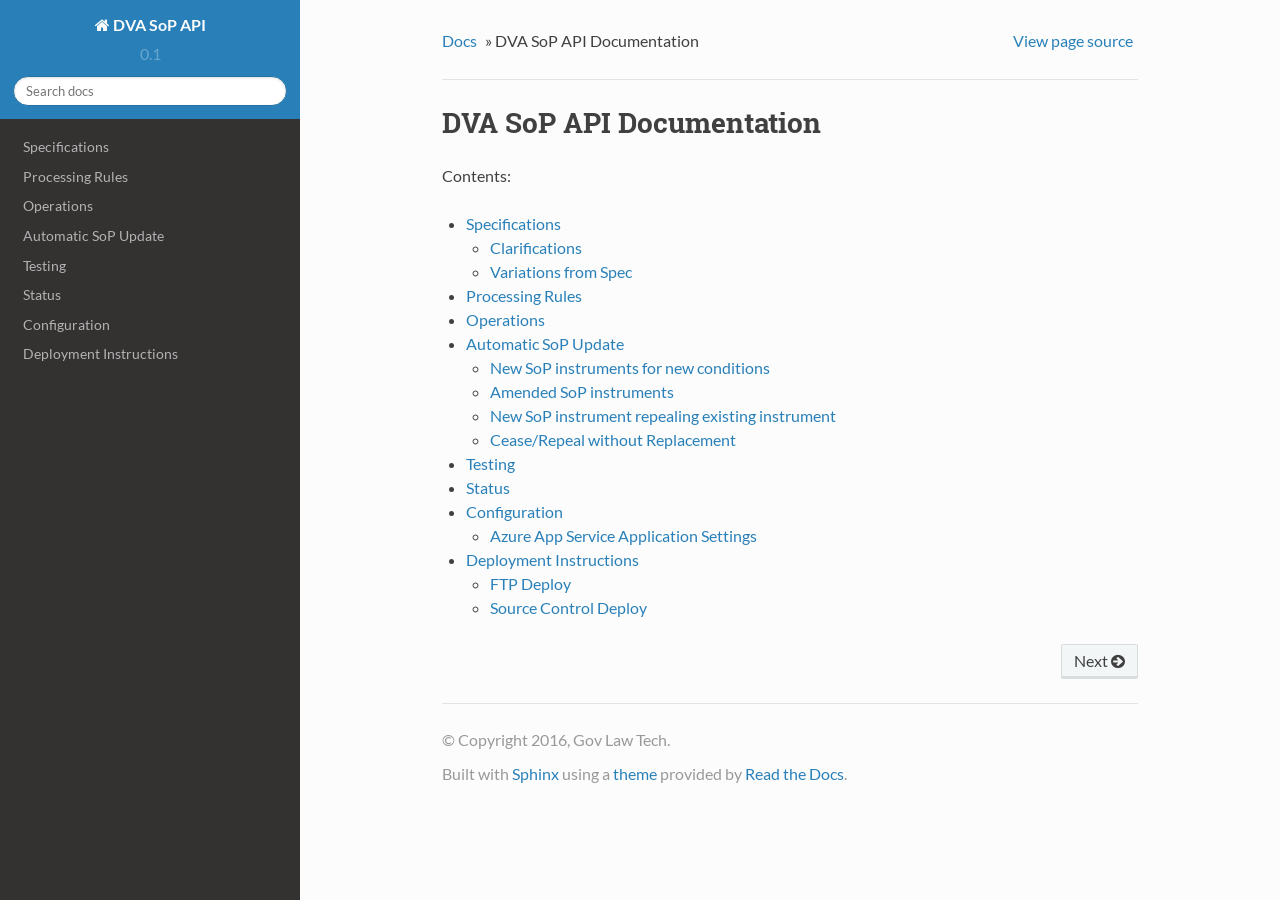
<file: index.html>
<!DOCTYPE html>
<!--[if IE 8]><html class="no-js lt-ie9" lang="en" > <![endif]-->
<!--[if gt IE 8]><!--> <html class="no-js" lang="en" > <!--<![endif]-->
<head>
  <meta charset="utf-8">
  
  <meta name="viewport" content="width=device-width, initial-scale=1.0">
  
  <title>DVA SoP API Documentation &mdash; DVA SoP API 0.1 documentation</title>
  

  
  

  

  
  
    

  

  
  
    <link rel="stylesheet" href="_static/css/theme.css" type="text/css" />
  

  

  
        <link rel="index" title="Index"
              href="genindex.html"/>
        <link rel="search" title="Search" href="search.html"/>
    <link rel="top" title="DVA SoP API 0.1 documentation" href="#"/>
        <link rel="next" title="Specifications" href="specs.html"/> 

  
  <script src="_static/js/modernizr.min.js"></script>

</head>

<body class="wy-body-for-nav" role="document">

  <div class="wy-grid-for-nav">

    
    <nav data-toggle="wy-nav-shift" class="wy-nav-side">
      <div class="wy-side-scroll">
        <div class="wy-side-nav-search">
          

          
            <a href="#" class="icon icon-home"> DVA SoP API
          

          
          </a>

          
            
            
              <div class="version">
                0.1
              </div>
            
          

          
<div role="search">
  <form id="rtd-search-form" class="wy-form" action="search.html" method="get">
    <input type="text" name="q" placeholder="Search docs" />
    <input type="hidden" name="check_keywords" value="yes" />
    <input type="hidden" name="area" value="default" />
  </form>
</div>

          
        </div>

        <div class="wy-menu wy-menu-vertical" data-spy="affix" role="navigation" aria-label="main navigation">
          
            
            
                <ul>
<li class="toctree-l1"><a class="reference internal" href="specs.html">Specifications</a></li>
<li class="toctree-l1"><a class="reference internal" href="rules.html">Processing Rules</a></li>
<li class="toctree-l1"><a class="reference internal" href="operations.html">Operations</a></li>
<li class="toctree-l1"><a class="reference internal" href="autoupdate.html">Automatic SoP Update</a></li>
<li class="toctree-l1"><a class="reference internal" href="testing.html">Testing</a></li>
<li class="toctree-l1"><a class="reference internal" href="status.html">Status</a></li>
<li class="toctree-l1"><a class="reference internal" href="config.html">Configuration</a></li>
<li class="toctree-l1"><a class="reference internal" href="deployment.html">Deployment Instructions</a></li>
</ul>

            
          
        </div>
      </div>
    </nav>

    <section data-toggle="wy-nav-shift" class="wy-nav-content-wrap">

      
      <nav class="wy-nav-top" role="navigation" aria-label="top navigation">
        <i data-toggle="wy-nav-top" class="fa fa-bars"></i>
        <a href="#">DVA SoP API</a>
      </nav>


      
      <div class="wy-nav-content">
        <div class="rst-content">
          

 



<div role="navigation" aria-label="breadcrumbs navigation">
  <ul class="wy-breadcrumbs">
    <li><a href="#">Docs</a> &raquo;</li>
      
    <li>DVA SoP API Documentation</li>
      <li class="wy-breadcrumbs-aside">
        
          
            <a href="_sources/index.rst.txt" rel="nofollow"> View page source</a>
          
        
      </li>
  </ul>
  <hr/>
</div>
          <div role="main" class="document" itemscope="itemscope" itemtype="http://schema.org/Article">
           <div itemprop="articleBody">
            
  <div class="section" id="dva-sop-api-documentation">
<h1>DVA SoP API Documentation<a class="headerlink" href="#dva-sop-api-documentation" title="Permalink to this headline">¶</a></h1>
<p>Contents:</p>
<div class="toctree-wrapper compound">
<ul>
<li class="toctree-l1"><a class="reference internal" href="specs.html">Specifications</a><ul>
<li class="toctree-l2"><a class="reference internal" href="specs.html#clarifications">Clarifications</a></li>
<li class="toctree-l2"><a class="reference internal" href="specs.html#variations-from-spec">Variations from Spec</a></li>
</ul>
</li>
<li class="toctree-l1"><a class="reference internal" href="rules.html">Processing Rules</a></li>
<li class="toctree-l1"><a class="reference internal" href="operations.html">Operations</a></li>
<li class="toctree-l1"><a class="reference internal" href="autoupdate.html">Automatic SoP Update</a><ul>
<li class="toctree-l2"><a class="reference internal" href="autoupdate.html#new-sop-instruments-for-new-conditions">New SoP instruments for new conditions</a></li>
<li class="toctree-l2"><a class="reference internal" href="autoupdate.html#amended-sop-instruments">Amended SoP instruments</a></li>
<li class="toctree-l2"><a class="reference internal" href="autoupdate.html#new-sop-instrument-repealing-existing-instrument">New SoP instrument repealing existing instrument</a></li>
<li class="toctree-l2"><a class="reference internal" href="autoupdate.html#cease-repeal-without-replacement">Cease/Repeal without Replacement</a></li>
</ul>
</li>
<li class="toctree-l1"><a class="reference internal" href="testing.html">Testing</a></li>
<li class="toctree-l1"><a class="reference internal" href="status.html">Status</a></li>
<li class="toctree-l1"><a class="reference internal" href="config.html">Configuration</a><ul>
<li class="toctree-l2"><a class="reference internal" href="config.html#azure-app-service-application-settings">Azure App Service Application Settings</a></li>
</ul>
</li>
<li class="toctree-l1"><a class="reference internal" href="deployment.html">Deployment Instructions</a><ul>
<li class="toctree-l2"><a class="reference internal" href="deployment.html#ftp-deploy">FTP Deploy</a></li>
<li class="toctree-l2"><a class="reference internal" href="deployment.html#source-control-deploy">Source Control Deploy</a></li>
</ul>
</li>
</ul>
</div>
</div>


           </div>
          </div>
          <footer>
  
    <div class="rst-footer-buttons" role="navigation" aria-label="footer navigation">
      
        <a href="specs.html" class="btn btn-neutral float-right" title="Specifications" accesskey="n">Next <span class="fa fa-arrow-circle-right"></span></a>
      
      
    </div>
  

  <hr/>

  <div role="contentinfo">
    <p>
        &copy; Copyright 2016, Gov Law Tech.

    </p>
  </div>
  Built with <a href="http://sphinx-doc.org/">Sphinx</a> using a <a href="https://github.com/snide/sphinx_rtd_theme">theme</a> provided by <a href="https://readthedocs.org">Read the Docs</a>. 

</footer>

        </div>
      </div>

    </section>

  </div>
  


  

    <script type="text/javascript">
        var DOCUMENTATION_OPTIONS = {
            URL_ROOT:'./',
            VERSION:'0.1',
            COLLAPSE_INDEX:false,
            FILE_SUFFIX:'.html',
            HAS_SOURCE:  true
        };
    </script>
      <script type="text/javascript" src="_static/jquery.js"></script>
      <script type="text/javascript" src="_static/underscore.js"></script>
      <script type="text/javascript" src="_static/doctools.js"></script>
      <script type="text/javascript" src="https://cdn.mathjax.org/mathjax/latest/MathJax.js?config=TeX-AMS-MML_HTMLorMML"></script>

  

  
  
    <script type="text/javascript" src="_static/js/theme.js"></script>
  

  
  
  <script type="text/javascript">
      jQuery(function () {
          SphinxRtdTheme.StickyNav.enable();
      });
  </script>
   

</body>
</html>
</file>
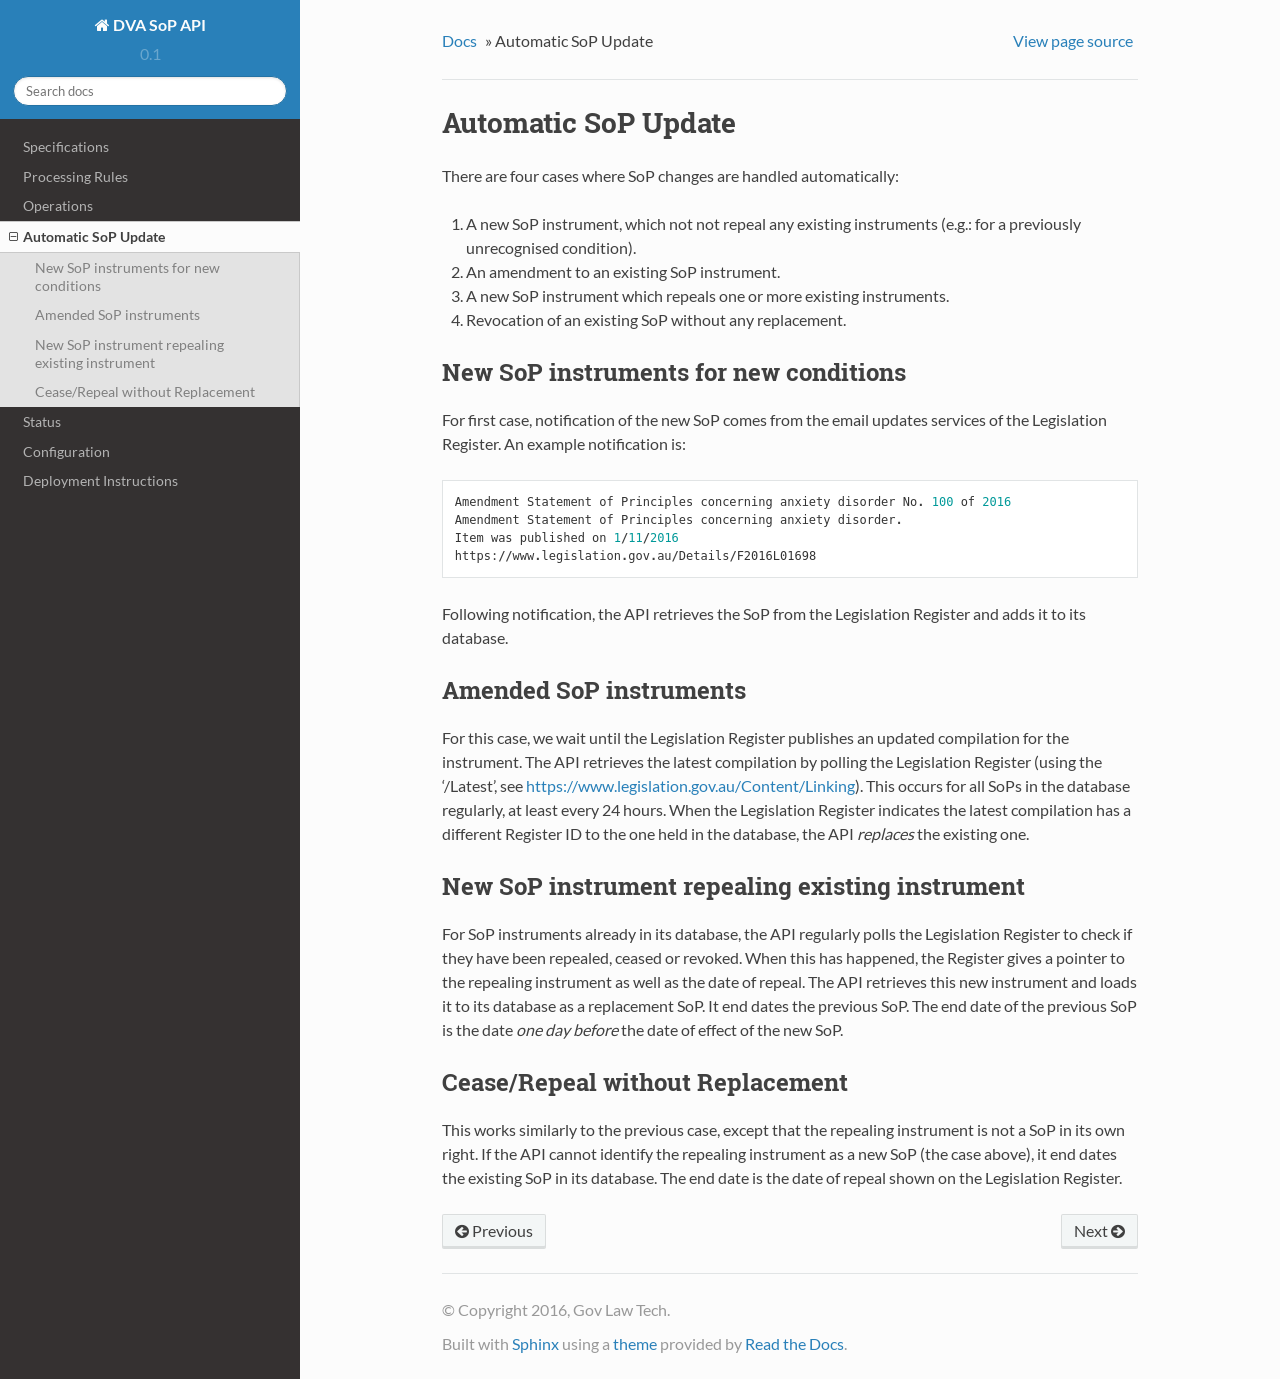
<file: autoupdate.html>
<!DOCTYPE html>
<!--[if IE 8]><html class="no-js lt-ie9" lang="en" > <![endif]-->
<!--[if gt IE 8]><!--> <html class="no-js" lang="en" > <!--<![endif]-->
<head>
  <meta charset="utf-8">
  
  <meta name="viewport" content="width=device-width, initial-scale=1.0">
  
  <title>Automatic SoP Update &mdash; DVA SoP API 0.1 documentation</title>
  

  
  

  

  
  
    

  

  
  
    <link rel="stylesheet" href="_static/css/theme.css" type="text/css" />
  

  

  
        <link rel="index" title="Index"
              href="genindex.html"/>
        <link rel="search" title="Search" href="search.html"/>
    <link rel="top" title="DVA SoP API 0.1 documentation" href="index.html"/>
        <link rel="next" title="Status" href="status.html"/>
        <link rel="prev" title="Operations" href="operations.html"/> 

  
  <script src="_static/js/modernizr.min.js"></script>

</head>

<body class="wy-body-for-nav" role="document">

  <div class="wy-grid-for-nav">

    
    <nav data-toggle="wy-nav-shift" class="wy-nav-side">
      <div class="wy-side-scroll">
        <div class="wy-side-nav-search">
          

          
            <a href="index.html" class="icon icon-home"> DVA SoP API
          

          
          </a>

          
            
            
              <div class="version">
                0.1
              </div>
            
          

          
<div role="search">
  <form id="rtd-search-form" class="wy-form" action="search.html" method="get">
    <input type="text" name="q" placeholder="Search docs" />
    <input type="hidden" name="check_keywords" value="yes" />
    <input type="hidden" name="area" value="default" />
  </form>
</div>

          
        </div>

        <div class="wy-menu wy-menu-vertical" data-spy="affix" role="navigation" aria-label="main navigation">
          
            
            
                <ul class="current">
<li class="toctree-l1"><a class="reference internal" href="specs.html">Specifications</a></li>
<li class="toctree-l1"><a class="reference internal" href="rules.html">Processing Rules</a></li>
<li class="toctree-l1"><a class="reference internal" href="operations.html">Operations</a></li>
<li class="toctree-l1 current"><a class="current reference internal" href="#">Automatic SoP Update</a><ul>
<li class="toctree-l2"><a class="reference internal" href="#new-sop-instruments-for-new-conditions">New SoP instruments for new conditions</a></li>
<li class="toctree-l2"><a class="reference internal" href="#amended-sop-instruments">Amended SoP instruments</a></li>
<li class="toctree-l2"><a class="reference internal" href="#new-sop-instrument-repealing-existing-instrument">New SoP instrument repealing existing instrument</a></li>
<li class="toctree-l2"><a class="reference internal" href="#cease-repeal-without-replacement">Cease/Repeal without Replacement</a></li>
</ul>
</li>
<li class="toctree-l1"><a class="reference internal" href="status.html">Status</a></li>
<li class="toctree-l1"><a class="reference internal" href="config.html">Configuration</a></li>
<li class="toctree-l1"><a class="reference internal" href="deployment.html">Deployment Instructions</a></li>
</ul>

            
          
        </div>
      </div>
    </nav>

    <section data-toggle="wy-nav-shift" class="wy-nav-content-wrap">

      
      <nav class="wy-nav-top" role="navigation" aria-label="top navigation">
        <i data-toggle="wy-nav-top" class="fa fa-bars"></i>
        <a href="index.html">DVA SoP API</a>
      </nav>


      
      <div class="wy-nav-content">
        <div class="rst-content">
          

 



<div role="navigation" aria-label="breadcrumbs navigation">
  <ul class="wy-breadcrumbs">
    <li><a href="index.html">Docs</a> &raquo;</li>
      
    <li>Automatic SoP Update</li>
      <li class="wy-breadcrumbs-aside">
        
          
            <a href="_sources/autoupdate.rst.txt" rel="nofollow"> View page source</a>
          
        
      </li>
  </ul>
  <hr/>
</div>
          <div role="main" class="document" itemscope="itemscope" itemtype="http://schema.org/Article">
           <div itemprop="articleBody">
            
  <div class="section" id="automatic-sop-update">
<h1>Automatic SoP Update<a class="headerlink" href="#automatic-sop-update" title="Permalink to this headline">¶</a></h1>
<p>There are four cases where SoP changes are handled automatically:</p>
<ol class="arabic simple">
<li>A new SoP instrument, which not not repeal any existing instruments (e.g.: for a previously unrecognised condition).</li>
<li>An amendment to an existing SoP instrument.</li>
<li>A new SoP instrument which repeals one or more existing instruments.</li>
<li>Revocation of an existing SoP without any replacement.</li>
</ol>
<div class="section" id="new-sop-instruments-for-new-conditions">
<h2>New SoP instruments for new conditions<a class="headerlink" href="#new-sop-instruments-for-new-conditions" title="Permalink to this headline">¶</a></h2>
<p>For first case, notification of the new SoP comes from the email updates services of the Legislation Register.  An example notification is:</p>
<div class="highlight-default"><div class="highlight"><pre><span></span><span class="n">Amendment</span> <span class="n">Statement</span> <span class="n">of</span> <span class="n">Principles</span> <span class="n">concerning</span> <span class="n">anxiety</span> <span class="n">disorder</span> <span class="n">No</span><span class="o">.</span> <span class="mi">100</span> <span class="n">of</span> <span class="mi">2016</span>
<span class="n">Amendment</span> <span class="n">Statement</span> <span class="n">of</span> <span class="n">Principles</span> <span class="n">concerning</span> <span class="n">anxiety</span> <span class="n">disorder</span><span class="o">.</span>
<span class="n">Item</span> <span class="n">was</span> <span class="n">published</span> <span class="n">on</span> <span class="mi">1</span><span class="o">/</span><span class="mi">11</span><span class="o">/</span><span class="mi">2016</span>
<span class="n">https</span><span class="p">:</span><span class="o">//</span><span class="n">www</span><span class="o">.</span><span class="n">legislation</span><span class="o">.</span><span class="n">gov</span><span class="o">.</span><span class="n">au</span><span class="o">/</span><span class="n">Details</span><span class="o">/</span><span class="n">F2016L01698</span>
</pre></div>
</div>
<p>Following notification, the API retrieves the SoP from the Legislation Register and adds it to its database.</p>
</div>
<div class="section" id="amended-sop-instruments">
<h2>Amended SoP instruments<a class="headerlink" href="#amended-sop-instruments" title="Permalink to this headline">¶</a></h2>
<p>For this case, we wait until the Legislation Register publishes an updated compilation for the instrument.  The API retrieves the latest compilation by polling the Legislation Register (using the &#8216;/Latest&#8217;, see <a class="reference external" href="https://www.legislation.gov.au/Content/Linking">https://www.legislation.gov.au/Content/Linking</a>).
This occurs for all SoPs in the database regularly, at least every 24 hours.  When the Legislation Register indicates the latest compilation has a different Register ID to the one held in the database, the API <em>replaces</em> the existing one.</p>
</div>
<div class="section" id="new-sop-instrument-repealing-existing-instrument">
<h2>New SoP instrument repealing existing instrument<a class="headerlink" href="#new-sop-instrument-repealing-existing-instrument" title="Permalink to this headline">¶</a></h2>
<p>For SoP instruments already in its database, the API regularly polls the Legislation Register to check if they have been repealed, ceased or revoked.  When this has happened, the Register gives a pointer to the repealing instrument as well as the date of repeal.  The API retrieves this new instrument and loads it to its database as a replacement SoP.  It end dates the previous SoP.  The end date of the previous SoP is the date <em>one day before</em> the date of effect of the new SoP.</p>
</div>
<div class="section" id="cease-repeal-without-replacement">
<h2>Cease/Repeal without Replacement<a class="headerlink" href="#cease-repeal-without-replacement" title="Permalink to this headline">¶</a></h2>
<p>This works similarly to the previous case, except that the repealing instrument is not a SoP in its own right.  If the API cannot identify the repealing instrument as a new SoP (the case above), it end dates the existing SoP in its database.  The end date is the date of repeal shown on the Legislation Register.</p>
</div>
</div>


           </div>
          </div>
          <footer>
  
    <div class="rst-footer-buttons" role="navigation" aria-label="footer navigation">
      
        <a href="status.html" class="btn btn-neutral float-right" title="Status" accesskey="n">Next <span class="fa fa-arrow-circle-right"></span></a>
      
      
        <a href="operations.html" class="btn btn-neutral" title="Operations" accesskey="p"><span class="fa fa-arrow-circle-left"></span> Previous</a>
      
    </div>
  

  <hr/>

  <div role="contentinfo">
    <p>
        &copy; Copyright 2016, Gov Law Tech.

    </p>
  </div>
  Built with <a href="http://sphinx-doc.org/">Sphinx</a> using a <a href="https://github.com/snide/sphinx_rtd_theme">theme</a> provided by <a href="https://readthedocs.org">Read the Docs</a>. 

</footer>

        </div>
      </div>

    </section>

  </div>
  


  

    <script type="text/javascript">
        var DOCUMENTATION_OPTIONS = {
            URL_ROOT:'./',
            VERSION:'0.1',
            COLLAPSE_INDEX:false,
            FILE_SUFFIX:'.html',
            HAS_SOURCE:  true
        };
    </script>
      <script type="text/javascript" src="_static/jquery.js"></script>
      <script type="text/javascript" src="_static/underscore.js"></script>
      <script type="text/javascript" src="_static/doctools.js"></script>
      <script type="text/javascript" src="https://cdn.mathjax.org/mathjax/latest/MathJax.js?config=TeX-AMS-MML_HTMLorMML"></script>

  

  
  
    <script type="text/javascript" src="_static/js/theme.js"></script>
  

  
  
  <script type="text/javascript">
      jQuery(function () {
          SphinxRtdTheme.StickyNav.enable();
      });
  </script>
   

</body>
</html>
</file>
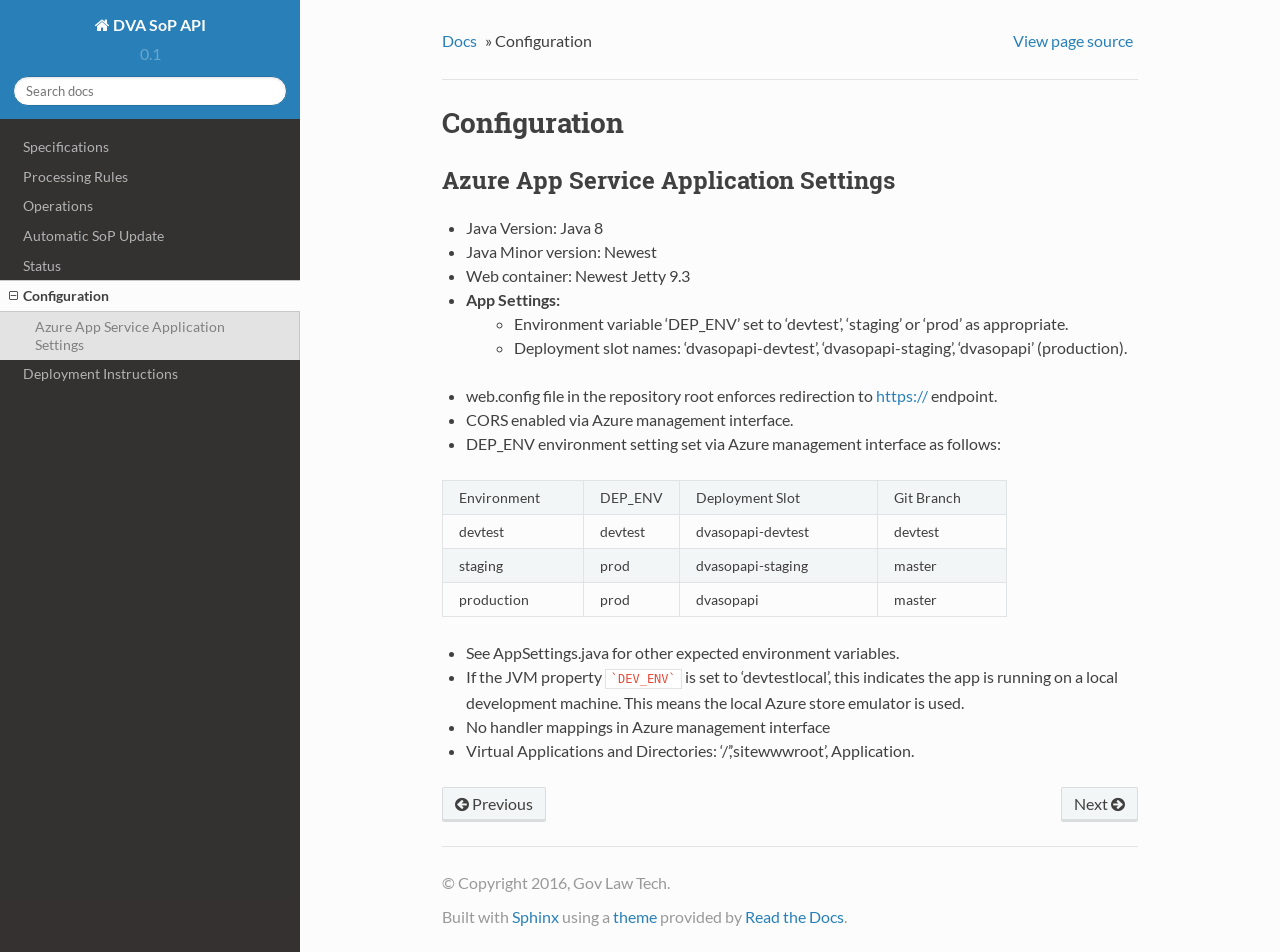
<file: config.html>
<!DOCTYPE html>
<!--[if IE 8]><html class="no-js lt-ie9" lang="en" > <![endif]-->
<!--[if gt IE 8]><!--> <html class="no-js" lang="en" > <!--<![endif]-->
<head>
  <meta charset="utf-8">
  
  <meta name="viewport" content="width=device-width, initial-scale=1.0">
  
  <title>Configuration &mdash; DVA SoP API 0.1 documentation</title>
  

  
  

  

  
  
    

  

  
  
    <link rel="stylesheet" href="_static/css/theme.css" type="text/css" />
  

  

  
        <link rel="index" title="Index"
              href="genindex.html"/>
        <link rel="search" title="Search" href="search.html"/>
    <link rel="top" title="DVA SoP API 0.1 documentation" href="index.html"/>
        <link rel="next" title="Deployment Instructions" href="deployment.html"/>
        <link rel="prev" title="Status" href="status.html"/> 

  
  <script src="_static/js/modernizr.min.js"></script>

</head>

<body class="wy-body-for-nav" role="document">

  <div class="wy-grid-for-nav">

    
    <nav data-toggle="wy-nav-shift" class="wy-nav-side">
      <div class="wy-side-scroll">
        <div class="wy-side-nav-search">
          

          
            <a href="index.html" class="icon icon-home"> DVA SoP API
          

          
          </a>

          
            
            
              <div class="version">
                0.1
              </div>
            
          

          
<div role="search">
  <form id="rtd-search-form" class="wy-form" action="search.html" method="get">
    <input type="text" name="q" placeholder="Search docs" />
    <input type="hidden" name="check_keywords" value="yes" />
    <input type="hidden" name="area" value="default" />
  </form>
</div>

          
        </div>

        <div class="wy-menu wy-menu-vertical" data-spy="affix" role="navigation" aria-label="main navigation">
          
            
            
                <ul class="current">
<li class="toctree-l1"><a class="reference internal" href="specs.html">Specifications</a></li>
<li class="toctree-l1"><a class="reference internal" href="rules.html">Processing Rules</a></li>
<li class="toctree-l1"><a class="reference internal" href="operations.html">Operations</a></li>
<li class="toctree-l1"><a class="reference internal" href="autoupdate.html">Automatic SoP Update</a></li>
<li class="toctree-l1"><a class="reference internal" href="status.html">Status</a></li>
<li class="toctree-l1 current"><a class="current reference internal" href="#">Configuration</a><ul>
<li class="toctree-l2"><a class="reference internal" href="#azure-app-service-application-settings">Azure App Service Application Settings</a></li>
</ul>
</li>
<li class="toctree-l1"><a class="reference internal" href="deployment.html">Deployment Instructions</a></li>
</ul>

            
          
        </div>
      </div>
    </nav>

    <section data-toggle="wy-nav-shift" class="wy-nav-content-wrap">

      
      <nav class="wy-nav-top" role="navigation" aria-label="top navigation">
        <i data-toggle="wy-nav-top" class="fa fa-bars"></i>
        <a href="index.html">DVA SoP API</a>
      </nav>


      
      <div class="wy-nav-content">
        <div class="rst-content">
          

 



<div role="navigation" aria-label="breadcrumbs navigation">
  <ul class="wy-breadcrumbs">
    <li><a href="index.html">Docs</a> &raquo;</li>
      
    <li>Configuration</li>
      <li class="wy-breadcrumbs-aside">
        
          
            <a href="_sources/config.rst.txt" rel="nofollow"> View page source</a>
          
        
      </li>
  </ul>
  <hr/>
</div>
          <div role="main" class="document" itemscope="itemscope" itemtype="http://schema.org/Article">
           <div itemprop="articleBody">
            
  <div class="section" id="configuration">
<h1>Configuration<a class="headerlink" href="#configuration" title="Permalink to this headline">¶</a></h1>
<div class="section" id="azure-app-service-application-settings">
<h2>Azure App Service Application Settings<a class="headerlink" href="#azure-app-service-application-settings" title="Permalink to this headline">¶</a></h2>
<ul>
<li><p class="first">Java Version: Java 8</p>
</li>
<li><p class="first">Java Minor version: Newest</p>
</li>
<li><p class="first">Web container: Newest Jetty 9.3</p>
</li>
<li><dl class="first docutils">
<dt>App Settings:</dt>
<dd><ul class="first last simple">
<li>Environment variable &#8216;DEP_ENV&#8217; set to &#8216;devtest&#8217;, &#8216;staging&#8217; or &#8216;prod&#8217; as appropriate.</li>
<li>Deployment slot names: &#8216;dvasopapi-devtest&#8217;, &#8216;dvasopapi-staging&#8217;, &#8216;dvasopapi&#8217; (production).</li>
</ul>
</dd>
</dl>
</li>
<li><p class="first">web.config file in the repository root enforces redirection to <a class="reference external" href="https://">https://</a> endpoint.</p>
</li>
<li><p class="first">CORS enabled via Azure management interface.</p>
</li>
<li><p class="first">DEP_ENV environment setting set via Azure management interface as follows:</p>
</li>
</ul>
<table border="1" class="docutils">
<colgroup>
<col width="25%" />
<col width="17%" />
<col width="35%" />
<col width="23%" />
</colgroup>
<tbody valign="top">
<tr class="row-odd"><td>Environment</td>
<td>DEP_ENV</td>
<td>Deployment Slot</td>
<td>Git Branch</td>
</tr>
<tr class="row-even"><td>devtest</td>
<td>devtest</td>
<td>dvasopapi-devtest</td>
<td>devtest</td>
</tr>
<tr class="row-odd"><td>staging</td>
<td>prod</td>
<td>dvasopapi-staging</td>
<td>master</td>
</tr>
<tr class="row-even"><td>production</td>
<td>prod</td>
<td>dvasopapi</td>
<td>master</td>
</tr>
</tbody>
</table>
<ul class="simple">
<li>See AppSettings.java for other expected environment variables.</li>
<li>If the JVM property <code class="docutils literal"><span class="pre">`DEV_ENV`</span></code> is set to &#8216;devtestlocal&#8217;, this indicates the app is running on a local development machine.  This means the local Azure store emulator is used.</li>
<li>No handler mappings in Azure management interface</li>
<li>Virtual Applications and Directories: &#8216;/&#8217;,&#8217;sitewwwroot&#8217;, Application.</li>
</ul>
</div>
</div>


           </div>
          </div>
          <footer>
  
    <div class="rst-footer-buttons" role="navigation" aria-label="footer navigation">
      
        <a href="deployment.html" class="btn btn-neutral float-right" title="Deployment Instructions" accesskey="n">Next <span class="fa fa-arrow-circle-right"></span></a>
      
      
        <a href="status.html" class="btn btn-neutral" title="Status" accesskey="p"><span class="fa fa-arrow-circle-left"></span> Previous</a>
      
    </div>
  

  <hr/>

  <div role="contentinfo">
    <p>
        &copy; Copyright 2016, Gov Law Tech.

    </p>
  </div>
  Built with <a href="http://sphinx-doc.org/">Sphinx</a> using a <a href="https://github.com/snide/sphinx_rtd_theme">theme</a> provided by <a href="https://readthedocs.org">Read the Docs</a>. 

</footer>

        </div>
      </div>

    </section>

  </div>
  


  

    <script type="text/javascript">
        var DOCUMENTATION_OPTIONS = {
            URL_ROOT:'./',
            VERSION:'0.1',
            COLLAPSE_INDEX:false,
            FILE_SUFFIX:'.html',
            HAS_SOURCE:  true
        };
    </script>
      <script type="text/javascript" src="_static/jquery.js"></script>
      <script type="text/javascript" src="_static/underscore.js"></script>
      <script type="text/javascript" src="_static/doctools.js"></script>
      <script type="text/javascript" src="https://cdn.mathjax.org/mathjax/latest/MathJax.js?config=TeX-AMS-MML_HTMLorMML"></script>

  

  
  
    <script type="text/javascript" src="_static/js/theme.js"></script>
  

  
  
  <script type="text/javascript">
      jQuery(function () {
          SphinxRtdTheme.StickyNav.enable();
      });
  </script>
   

</body>
</html>
</file>
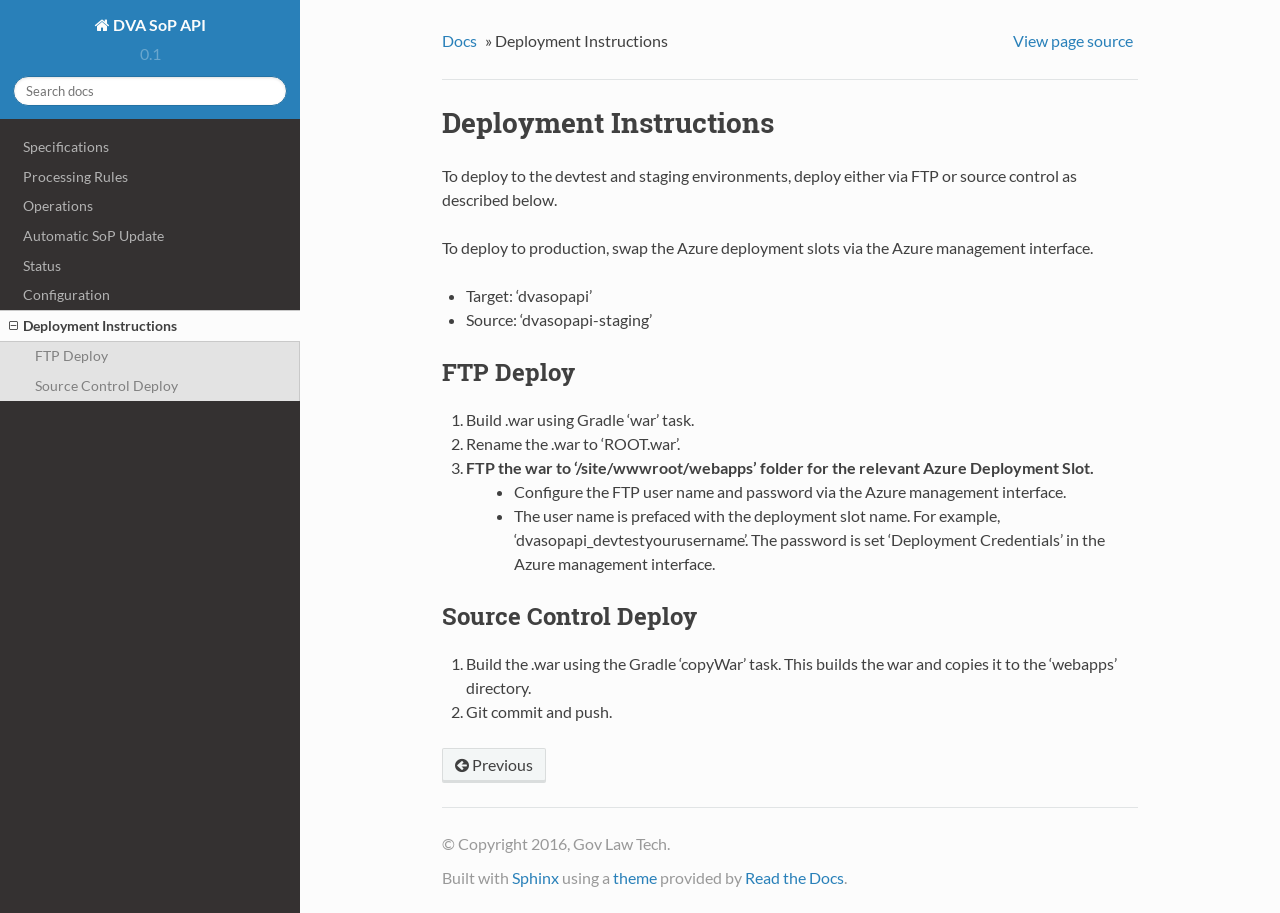
<file: deployment.html>
<!DOCTYPE html>
<!--[if IE 8]><html class="no-js lt-ie9" lang="en" > <![endif]-->
<!--[if gt IE 8]><!--> <html class="no-js" lang="en" > <!--<![endif]-->
<head>
  <meta charset="utf-8">
  
  <meta name="viewport" content="width=device-width, initial-scale=1.0">
  
  <title>Deployment Instructions &mdash; DVA SoP API 0.1 documentation</title>
  

  
  

  

  
  
    

  

  
  
    <link rel="stylesheet" href="_static/css/theme.css" type="text/css" />
  

  

  
        <link rel="index" title="Index"
              href="genindex.html"/>
        <link rel="search" title="Search" href="search.html"/>
    <link rel="top" title="DVA SoP API 0.1 documentation" href="index.html"/>
        <link rel="prev" title="Configuration" href="config.html"/> 

  
  <script src="_static/js/modernizr.min.js"></script>

</head>

<body class="wy-body-for-nav" role="document">

  <div class="wy-grid-for-nav">

    
    <nav data-toggle="wy-nav-shift" class="wy-nav-side">
      <div class="wy-side-scroll">
        <div class="wy-side-nav-search">
          

          
            <a href="index.html" class="icon icon-home"> DVA SoP API
          

          
          </a>

          
            
            
              <div class="version">
                0.1
              </div>
            
          

          
<div role="search">
  <form id="rtd-search-form" class="wy-form" action="search.html" method="get">
    <input type="text" name="q" placeholder="Search docs" />
    <input type="hidden" name="check_keywords" value="yes" />
    <input type="hidden" name="area" value="default" />
  </form>
</div>

          
        </div>

        <div class="wy-menu wy-menu-vertical" data-spy="affix" role="navigation" aria-label="main navigation">
          
            
            
                <ul class="current">
<li class="toctree-l1"><a class="reference internal" href="specs.html">Specifications</a></li>
<li class="toctree-l1"><a class="reference internal" href="rules.html">Processing Rules</a></li>
<li class="toctree-l1"><a class="reference internal" href="operations.html">Operations</a></li>
<li class="toctree-l1"><a class="reference internal" href="autoupdate.html">Automatic SoP Update</a></li>
<li class="toctree-l1"><a class="reference internal" href="status.html">Status</a></li>
<li class="toctree-l1"><a class="reference internal" href="config.html">Configuration</a></li>
<li class="toctree-l1 current"><a class="current reference internal" href="#">Deployment Instructions</a><ul>
<li class="toctree-l2"><a class="reference internal" href="#ftp-deploy">FTP Deploy</a></li>
<li class="toctree-l2"><a class="reference internal" href="#source-control-deploy">Source Control Deploy</a></li>
</ul>
</li>
</ul>

            
          
        </div>
      </div>
    </nav>

    <section data-toggle="wy-nav-shift" class="wy-nav-content-wrap">

      
      <nav class="wy-nav-top" role="navigation" aria-label="top navigation">
        <i data-toggle="wy-nav-top" class="fa fa-bars"></i>
        <a href="index.html">DVA SoP API</a>
      </nav>


      
      <div class="wy-nav-content">
        <div class="rst-content">
          

 



<div role="navigation" aria-label="breadcrumbs navigation">
  <ul class="wy-breadcrumbs">
    <li><a href="index.html">Docs</a> &raquo;</li>
      
    <li>Deployment Instructions</li>
      <li class="wy-breadcrumbs-aside">
        
          
            <a href="_sources/deployment.rst.txt" rel="nofollow"> View page source</a>
          
        
      </li>
  </ul>
  <hr/>
</div>
          <div role="main" class="document" itemscope="itemscope" itemtype="http://schema.org/Article">
           <div itemprop="articleBody">
            
  <div class="section" id="deployment-instructions">
<h1>Deployment Instructions<a class="headerlink" href="#deployment-instructions" title="Permalink to this headline">¶</a></h1>
<p>To deploy to the devtest and staging environments, deploy either via FTP or source control as described below.</p>
<p>To deploy to production, swap the Azure deployment slots via the Azure management interface.</p>
<ul class="simple">
<li>Target: &#8216;dvasopapi&#8217;</li>
<li>Source: &#8216;dvasopapi-staging&#8217;</li>
</ul>
<div class="section" id="ftp-deploy">
<h2>FTP Deploy<a class="headerlink" href="#ftp-deploy" title="Permalink to this headline">¶</a></h2>
<ol class="arabic">
<li><p class="first">Build .war using Gradle &#8216;war&#8217; task.</p>
</li>
<li><p class="first">Rename the .war to &#8216;ROOT.war&#8217;.</p>
</li>
<li><dl class="first docutils">
<dt>FTP the war to &#8216;/site/wwwroot/webapps&#8217; folder for the relevant Azure Deployment Slot.</dt>
<dd><ul class="first last simple">
<li>Configure the FTP user name and password via the Azure management interface.</li>
<li>The user name is prefaced with the deployment slot name. For example, &#8216;dvasopapi_devtestyourusername&#8217;.  The password is set &#8216;Deployment Credentials&#8217; in the Azure management interface.</li>
</ul>
</dd>
</dl>
</li>
</ol>
</div>
<div class="section" id="source-control-deploy">
<h2>Source Control Deploy<a class="headerlink" href="#source-control-deploy" title="Permalink to this headline">¶</a></h2>
<ol class="arabic simple">
<li>Build the .war using the Gradle &#8216;copyWar&#8217; task.  This builds the war and copies it to the &#8216;webapps&#8217; directory.</li>
<li>Git commit and push.</li>
</ol>
</div>
</div>


           </div>
          </div>
          <footer>
  
    <div class="rst-footer-buttons" role="navigation" aria-label="footer navigation">
      
      
        <a href="config.html" class="btn btn-neutral" title="Configuration" accesskey="p"><span class="fa fa-arrow-circle-left"></span> Previous</a>
      
    </div>
  

  <hr/>

  <div role="contentinfo">
    <p>
        &copy; Copyright 2016, Gov Law Tech.

    </p>
  </div>
  Built with <a href="http://sphinx-doc.org/">Sphinx</a> using a <a href="https://github.com/snide/sphinx_rtd_theme">theme</a> provided by <a href="https://readthedocs.org">Read the Docs</a>. 

</footer>

        </div>
      </div>

    </section>

  </div>
  


  

    <script type="text/javascript">
        var DOCUMENTATION_OPTIONS = {
            URL_ROOT:'./',
            VERSION:'0.1',
            COLLAPSE_INDEX:false,
            FILE_SUFFIX:'.html',
            HAS_SOURCE:  true
        };
    </script>
      <script type="text/javascript" src="_static/jquery.js"></script>
      <script type="text/javascript" src="_static/underscore.js"></script>
      <script type="text/javascript" src="_static/doctools.js"></script>
      <script type="text/javascript" src="https://cdn.mathjax.org/mathjax/latest/MathJax.js?config=TeX-AMS-MML_HTMLorMML"></script>

  

  
  
    <script type="text/javascript" src="_static/js/theme.js"></script>
  

  
  
  <script type="text/javascript">
      jQuery(function () {
          SphinxRtdTheme.StickyNav.enable();
      });
  </script>
   

</body>
</html>
</file>
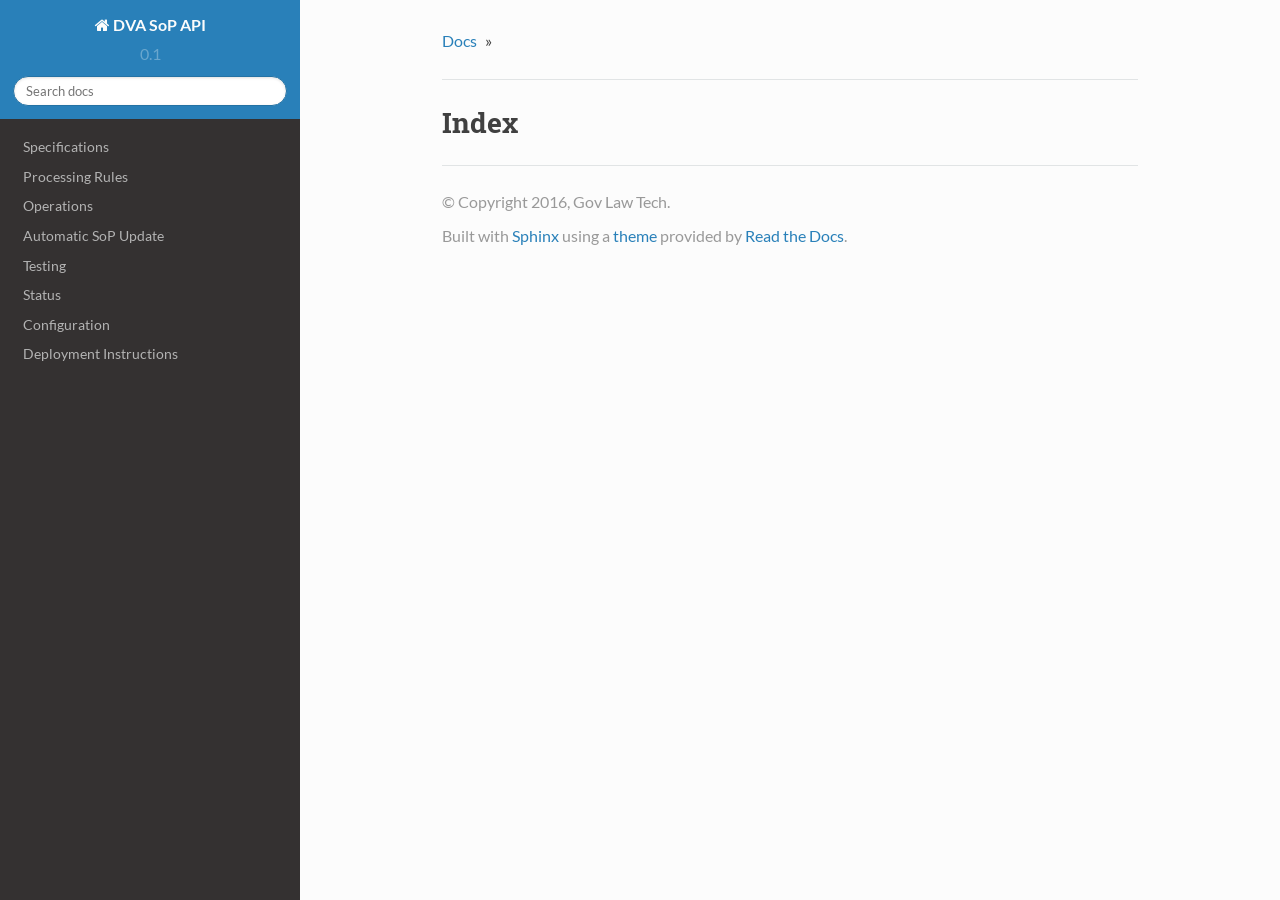
<file: genindex.html>
<!DOCTYPE html>
<!--[if IE 8]><html class="no-js lt-ie9" lang="en" > <![endif]-->
<!--[if gt IE 8]><!--> <html class="no-js" lang="en" > <!--<![endif]-->
<head>
  <meta charset="utf-8">
  
  <meta name="viewport" content="width=device-width, initial-scale=1.0">
  
  <title>Index &mdash; DVA SoP API 0.1 documentation</title>
  

  
  

  

  
  
    

  

  
  
    <link rel="stylesheet" href="_static/css/theme.css" type="text/css" />
  

  

  
        <link rel="index" title="Index"
              href="#"/>
        <link rel="search" title="Search" href="search.html"/>
    <link rel="top" title="DVA SoP API 0.1 documentation" href="index.html"/> 

  
  <script src="_static/js/modernizr.min.js"></script>

</head>

<body class="wy-body-for-nav" role="document">

  <div class="wy-grid-for-nav">

    
    <nav data-toggle="wy-nav-shift" class="wy-nav-side">
      <div class="wy-side-scroll">
        <div class="wy-side-nav-search">
          

          
            <a href="index.html" class="icon icon-home"> DVA SoP API
          

          
          </a>

          
            
            
              <div class="version">
                0.1
              </div>
            
          

          
<div role="search">
  <form id="rtd-search-form" class="wy-form" action="search.html" method="get">
    <input type="text" name="q" placeholder="Search docs" />
    <input type="hidden" name="check_keywords" value="yes" />
    <input type="hidden" name="area" value="default" />
  </form>
</div>

          
        </div>

        <div class="wy-menu wy-menu-vertical" data-spy="affix" role="navigation" aria-label="main navigation">
          
            
            
                <ul>
<li class="toctree-l1"><a class="reference internal" href="specs.html">Specifications</a></li>
<li class="toctree-l1"><a class="reference internal" href="rules.html">Processing Rules</a></li>
<li class="toctree-l1"><a class="reference internal" href="operations.html">Operations</a></li>
<li class="toctree-l1"><a class="reference internal" href="autoupdate.html">Automatic SoP Update</a></li>
<li class="toctree-l1"><a class="reference internal" href="testing.html">Testing</a></li>
<li class="toctree-l1"><a class="reference internal" href="status.html">Status</a></li>
<li class="toctree-l1"><a class="reference internal" href="config.html">Configuration</a></li>
<li class="toctree-l1"><a class="reference internal" href="deployment.html">Deployment Instructions</a></li>
</ul>

            
          
        </div>
      </div>
    </nav>

    <section data-toggle="wy-nav-shift" class="wy-nav-content-wrap">

      
      <nav class="wy-nav-top" role="navigation" aria-label="top navigation">
        <i data-toggle="wy-nav-top" class="fa fa-bars"></i>
        <a href="index.html">DVA SoP API</a>
      </nav>


      
      <div class="wy-nav-content">
        <div class="rst-content">
          





<div role="navigation" aria-label="breadcrumbs navigation">
  <ul class="wy-breadcrumbs">
    <li><a href="index.html">Docs</a> &raquo;</li>
      
    <li></li>
      <li class="wy-breadcrumbs-aside">
        
          
        
      </li>
  </ul>
  <hr/>
</div>
          <div role="main" class="document" itemscope="itemscope" itemtype="http://schema.org/Article">
           <div itemprop="articleBody">
            

<h1 id="index">Index</h1>

<div class="genindex-jumpbox">
 
</div>


           </div>
          </div>
          <footer>
  

  <hr/>

  <div role="contentinfo">
    <p>
        &copy; Copyright 2016, Gov Law Tech.

    </p>
  </div>
  Built with <a href="http://sphinx-doc.org/">Sphinx</a> using a <a href="https://github.com/snide/sphinx_rtd_theme">theme</a> provided by <a href="https://readthedocs.org">Read the Docs</a>. 

</footer>

        </div>
      </div>

    </section>

  </div>
  


  

    <script type="text/javascript">
        var DOCUMENTATION_OPTIONS = {
            URL_ROOT:'./',
            VERSION:'0.1',
            COLLAPSE_INDEX:false,
            FILE_SUFFIX:'.html',
            HAS_SOURCE:  true
        };
    </script>
      <script type="text/javascript" src="_static/jquery.js"></script>
      <script type="text/javascript" src="_static/underscore.js"></script>
      <script type="text/javascript" src="_static/doctools.js"></script>
      <script type="text/javascript" src="https://cdn.mathjax.org/mathjax/latest/MathJax.js?config=TeX-AMS-MML_HTMLorMML"></script>

  

  
  
    <script type="text/javascript" src="_static/js/theme.js"></script>
  

  
  
  <script type="text/javascript">
      jQuery(function () {
          SphinxRtdTheme.StickyNav.enable();
      });
  </script>
   

</body>
</html>
</file>
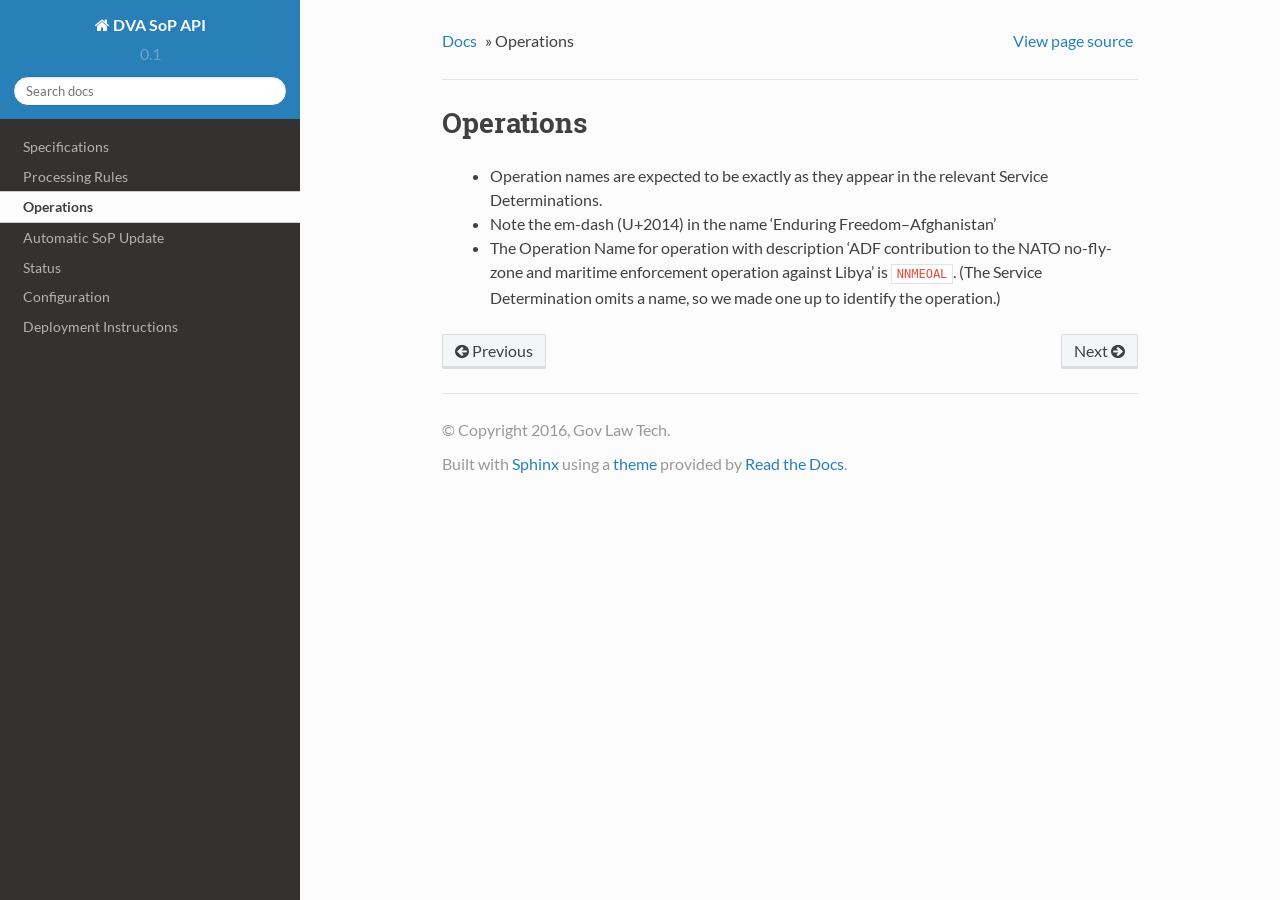
<file: operations.html>
<!DOCTYPE html>
<!--[if IE 8]><html class="no-js lt-ie9" lang="en" > <![endif]-->
<!--[if gt IE 8]><!--> <html class="no-js" lang="en" > <!--<![endif]-->
<head>
  <meta charset="utf-8">
  
  <meta name="viewport" content="width=device-width, initial-scale=1.0">
  
  <title>Operations &mdash; DVA SoP API 0.1 documentation</title>
  

  
  

  

  
  
    

  

  
  
    <link rel="stylesheet" href="_static/css/theme.css" type="text/css" />
  

  

  
        <link rel="index" title="Index"
              href="genindex.html"/>
        <link rel="search" title="Search" href="search.html"/>
    <link rel="top" title="DVA SoP API 0.1 documentation" href="index.html"/>
        <link rel="next" title="Automatic SoP Update" href="autoupdate.html"/>
        <link rel="prev" title="Processing Rules" href="rules.html"/> 

  
  <script src="_static/js/modernizr.min.js"></script>

</head>

<body class="wy-body-for-nav" role="document">

  <div class="wy-grid-for-nav">

    
    <nav data-toggle="wy-nav-shift" class="wy-nav-side">
      <div class="wy-side-scroll">
        <div class="wy-side-nav-search">
          

          
            <a href="index.html" class="icon icon-home"> DVA SoP API
          

          
          </a>

          
            
            
              <div class="version">
                0.1
              </div>
            
          

          
<div role="search">
  <form id="rtd-search-form" class="wy-form" action="search.html" method="get">
    <input type="text" name="q" placeholder="Search docs" />
    <input type="hidden" name="check_keywords" value="yes" />
    <input type="hidden" name="area" value="default" />
  </form>
</div>

          
        </div>

        <div class="wy-menu wy-menu-vertical" data-spy="affix" role="navigation" aria-label="main navigation">
          
            
            
                <ul class="current">
<li class="toctree-l1"><a class="reference internal" href="specs.html">Specifications</a></li>
<li class="toctree-l1"><a class="reference internal" href="rules.html">Processing Rules</a></li>
<li class="toctree-l1 current"><a class="current reference internal" href="#">Operations</a></li>
<li class="toctree-l1"><a class="reference internal" href="autoupdate.html">Automatic SoP Update</a></li>
<li class="toctree-l1"><a class="reference internal" href="status.html">Status</a></li>
<li class="toctree-l1"><a class="reference internal" href="config.html">Configuration</a></li>
<li class="toctree-l1"><a class="reference internal" href="deployment.html">Deployment Instructions</a></li>
</ul>

            
          
        </div>
      </div>
    </nav>

    <section data-toggle="wy-nav-shift" class="wy-nav-content-wrap">

      
      <nav class="wy-nav-top" role="navigation" aria-label="top navigation">
        <i data-toggle="wy-nav-top" class="fa fa-bars"></i>
        <a href="index.html">DVA SoP API</a>
      </nav>


      
      <div class="wy-nav-content">
        <div class="rst-content">
          

 



<div role="navigation" aria-label="breadcrumbs navigation">
  <ul class="wy-breadcrumbs">
    <li><a href="index.html">Docs</a> &raquo;</li>
      
    <li>Operations</li>
      <li class="wy-breadcrumbs-aside">
        
          
            <a href="_sources/operations.rst.txt" rel="nofollow"> View page source</a>
          
        
      </li>
  </ul>
  <hr/>
</div>
          <div role="main" class="document" itemscope="itemscope" itemtype="http://schema.org/Article">
           <div itemprop="articleBody">
            
  <div class="section" id="operations">
<h1>Operations<a class="headerlink" href="#operations" title="Permalink to this headline">¶</a></h1>
<blockquote>
<div><ul class="simple">
<li>Operation names are expected to be exactly as they appear in the relevant Service Determinations.</li>
<li>Note the em-dash (U+2014) in the name &#8216;Enduring Freedom&#8211;Afghanistan&#8217;</li>
<li>The Operation Name for operation with description &#8216;ADF contribution to the NATO no-fly-zone and maritime enforcement operation against Libya&#8217; is <code class="docutils literal"><span class="pre">NNMEOAL</span></code>.  (The Service Determination omits a name, so we made one up to identify the operation.)</li>
</ul>
</div></blockquote>
</div>


           </div>
          </div>
          <footer>
  
    <div class="rst-footer-buttons" role="navigation" aria-label="footer navigation">
      
        <a href="autoupdate.html" class="btn btn-neutral float-right" title="Automatic SoP Update" accesskey="n">Next <span class="fa fa-arrow-circle-right"></span></a>
      
      
        <a href="rules.html" class="btn btn-neutral" title="Processing Rules" accesskey="p"><span class="fa fa-arrow-circle-left"></span> Previous</a>
      
    </div>
  

  <hr/>

  <div role="contentinfo">
    <p>
        &copy; Copyright 2016, Gov Law Tech.

    </p>
  </div>
  Built with <a href="http://sphinx-doc.org/">Sphinx</a> using a <a href="https://github.com/snide/sphinx_rtd_theme">theme</a> provided by <a href="https://readthedocs.org">Read the Docs</a>. 

</footer>

        </div>
      </div>

    </section>

  </div>
  


  

    <script type="text/javascript">
        var DOCUMENTATION_OPTIONS = {
            URL_ROOT:'./',
            VERSION:'0.1',
            COLLAPSE_INDEX:false,
            FILE_SUFFIX:'.html',
            HAS_SOURCE:  true
        };
    </script>
      <script type="text/javascript" src="_static/jquery.js"></script>
      <script type="text/javascript" src="_static/underscore.js"></script>
      <script type="text/javascript" src="_static/doctools.js"></script>
      <script type="text/javascript" src="https://cdn.mathjax.org/mathjax/latest/MathJax.js?config=TeX-AMS-MML_HTMLorMML"></script>

  

  
  
    <script type="text/javascript" src="_static/js/theme.js"></script>
  

  
  
  <script type="text/javascript">
      jQuery(function () {
          SphinxRtdTheme.StickyNav.enable();
      });
  </script>
   

</body>
</html>
</file>
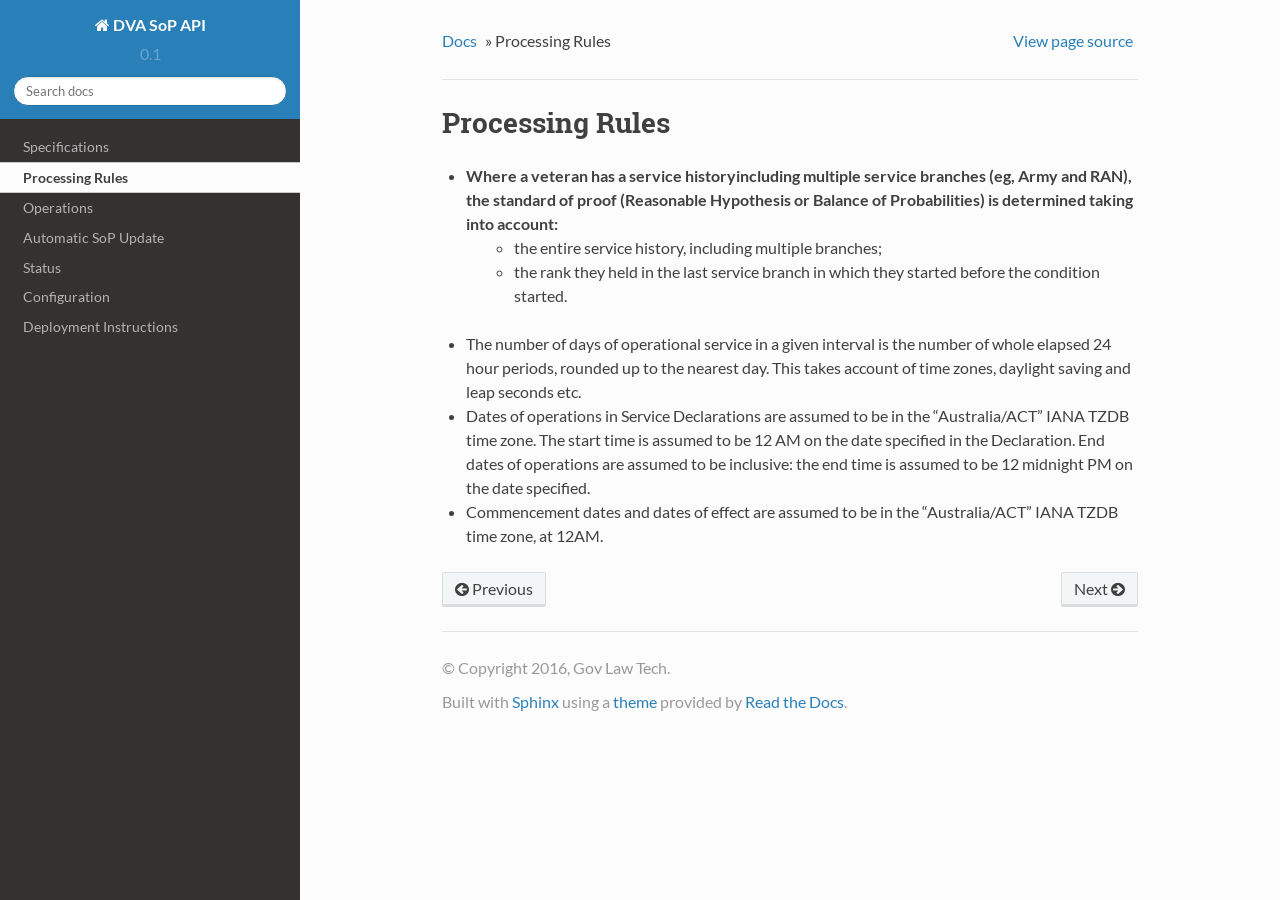
<file: rules.html>
<!DOCTYPE html>
<!--[if IE 8]><html class="no-js lt-ie9" lang="en" > <![endif]-->
<!--[if gt IE 8]><!--> <html class="no-js" lang="en" > <!--<![endif]-->
<head>
  <meta charset="utf-8">
  
  <meta name="viewport" content="width=device-width, initial-scale=1.0">
  
  <title>Processing Rules &mdash; DVA SoP API 0.1 documentation</title>
  

  
  

  

  
  
    

  

  
  
    <link rel="stylesheet" href="_static/css/theme.css" type="text/css" />
  

  

  
        <link rel="index" title="Index"
              href="genindex.html"/>
        <link rel="search" title="Search" href="search.html"/>
    <link rel="top" title="DVA SoP API 0.1 documentation" href="index.html"/>
        <link rel="next" title="Operations" href="operations.html"/>
        <link rel="prev" title="Specifications" href="specs.html"/> 

  
  <script src="_static/js/modernizr.min.js"></script>

</head>

<body class="wy-body-for-nav" role="document">

  <div class="wy-grid-for-nav">

    
    <nav data-toggle="wy-nav-shift" class="wy-nav-side">
      <div class="wy-side-scroll">
        <div class="wy-side-nav-search">
          

          
            <a href="index.html" class="icon icon-home"> DVA SoP API
          

          
          </a>

          
            
            
              <div class="version">
                0.1
              </div>
            
          

          
<div role="search">
  <form id="rtd-search-form" class="wy-form" action="search.html" method="get">
    <input type="text" name="q" placeholder="Search docs" />
    <input type="hidden" name="check_keywords" value="yes" />
    <input type="hidden" name="area" value="default" />
  </form>
</div>

          
        </div>

        <div class="wy-menu wy-menu-vertical" data-spy="affix" role="navigation" aria-label="main navigation">
          
            
            
                <ul class="current">
<li class="toctree-l1"><a class="reference internal" href="specs.html">Specifications</a></li>
<li class="toctree-l1 current"><a class="current reference internal" href="#">Processing Rules</a></li>
<li class="toctree-l1"><a class="reference internal" href="operations.html">Operations</a></li>
<li class="toctree-l1"><a class="reference internal" href="autoupdate.html">Automatic SoP Update</a></li>
<li class="toctree-l1"><a class="reference internal" href="status.html">Status</a></li>
<li class="toctree-l1"><a class="reference internal" href="config.html">Configuration</a></li>
<li class="toctree-l1"><a class="reference internal" href="deployment.html">Deployment Instructions</a></li>
</ul>

            
          
        </div>
      </div>
    </nav>

    <section data-toggle="wy-nav-shift" class="wy-nav-content-wrap">

      
      <nav class="wy-nav-top" role="navigation" aria-label="top navigation">
        <i data-toggle="wy-nav-top" class="fa fa-bars"></i>
        <a href="index.html">DVA SoP API</a>
      </nav>


      
      <div class="wy-nav-content">
        <div class="rst-content">
          

 



<div role="navigation" aria-label="breadcrumbs navigation">
  <ul class="wy-breadcrumbs">
    <li><a href="index.html">Docs</a> &raquo;</li>
      
    <li>Processing Rules</li>
      <li class="wy-breadcrumbs-aside">
        
          
            <a href="_sources/rules.rst.txt" rel="nofollow"> View page source</a>
          
        
      </li>
  </ul>
  <hr/>
</div>
          <div role="main" class="document" itemscope="itemscope" itemtype="http://schema.org/Article">
           <div itemprop="articleBody">
            
  <div class="section" id="processing-rules">
<h1>Processing Rules<a class="headerlink" href="#processing-rules" title="Permalink to this headline">¶</a></h1>
<ul>
<li><dl class="first docutils">
<dt>Where a veteran has a service historyincluding multiple service branches (eg, Army and RAN), the standard of proof (Reasonable Hypothesis or Balance of Probabilities) is determined taking into account:</dt>
<dd><ul class="first last simple">
<li>the entire service history, including multiple branches;</li>
<li>the rank they held in the last service branch in which they started before the condition started.</li>
</ul>
</dd>
</dl>
</li>
<li><p class="first">The number of days of operational service in a given interval is the number of whole elapsed 24 hour periods, rounded up to the nearest day.  This takes account of time zones, daylight saving and leap seconds etc.</p>
</li>
<li><p class="first">Dates of operations in Service Declarations are assumed to be in the &#8220;Australia/ACT&#8221; IANA TZDB time zone.  The start time is assumed to be 12 AM on the date specified in the Declaration.  End dates of operations are assumed to be inclusive: the end time is assumed to be 12 midnight PM on the date specified.</p>
</li>
<li><p class="first">Commencement dates and dates of effect are assumed to be in the &#8220;Australia/ACT&#8221; IANA TZDB time zone, at 12AM.</p>
</li>
</ul>
</div>


           </div>
          </div>
          <footer>
  
    <div class="rst-footer-buttons" role="navigation" aria-label="footer navigation">
      
        <a href="operations.html" class="btn btn-neutral float-right" title="Operations" accesskey="n">Next <span class="fa fa-arrow-circle-right"></span></a>
      
      
        <a href="specs.html" class="btn btn-neutral" title="Specifications" accesskey="p"><span class="fa fa-arrow-circle-left"></span> Previous</a>
      
    </div>
  

  <hr/>

  <div role="contentinfo">
    <p>
        &copy; Copyright 2016, Gov Law Tech.

    </p>
  </div>
  Built with <a href="http://sphinx-doc.org/">Sphinx</a> using a <a href="https://github.com/snide/sphinx_rtd_theme">theme</a> provided by <a href="https://readthedocs.org">Read the Docs</a>. 

</footer>

        </div>
      </div>

    </section>

  </div>
  


  

    <script type="text/javascript">
        var DOCUMENTATION_OPTIONS = {
            URL_ROOT:'./',
            VERSION:'0.1',
            COLLAPSE_INDEX:false,
            FILE_SUFFIX:'.html',
            HAS_SOURCE:  true
        };
    </script>
      <script type="text/javascript" src="_static/jquery.js"></script>
      <script type="text/javascript" src="_static/underscore.js"></script>
      <script type="text/javascript" src="_static/doctools.js"></script>
      <script type="text/javascript" src="https://cdn.mathjax.org/mathjax/latest/MathJax.js?config=TeX-AMS-MML_HTMLorMML"></script>

  

  
  
    <script type="text/javascript" src="_static/js/theme.js"></script>
  

  
  
  <script type="text/javascript">
      jQuery(function () {
          SphinxRtdTheme.StickyNav.enable();
      });
  </script>
   

</body>
</html>
</file>
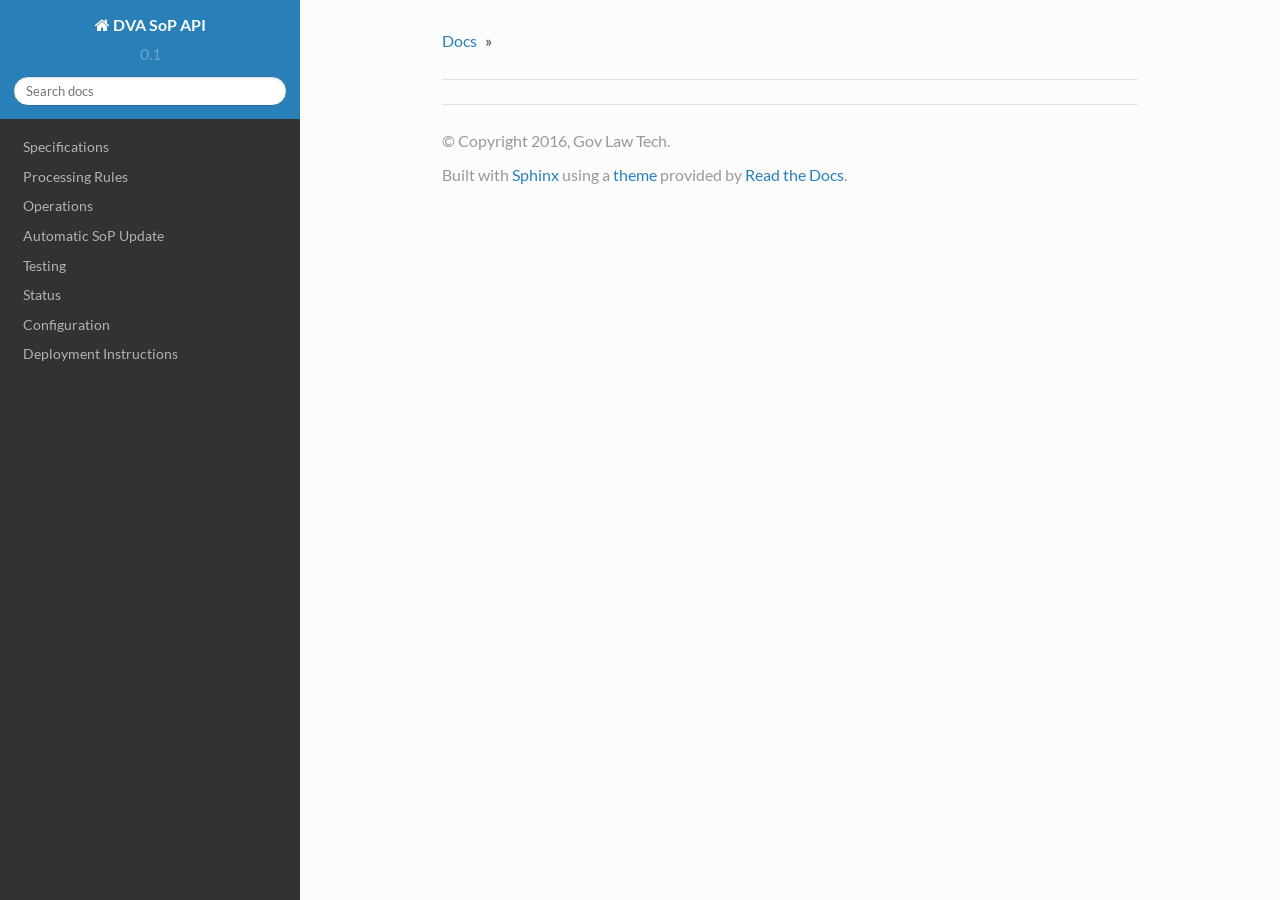
<file: search.html>
<!DOCTYPE html>
<!--[if IE 8]><html class="no-js lt-ie9" lang="en" > <![endif]-->
<!--[if gt IE 8]><!--> <html class="no-js" lang="en" > <!--<![endif]-->
<head>
  <meta charset="utf-8">
  
  <meta name="viewport" content="width=device-width, initial-scale=1.0">
  
  <title>Search &mdash; DVA SoP API 0.1 documentation</title>
  

  
  

  

  
  
    

  

  
  
    <link rel="stylesheet" href="_static/css/theme.css" type="text/css" />
  

  

  
        <link rel="index" title="Index"
              href="genindex.html"/>
        <link rel="search" title="Search" href="#"/>
    <link rel="top" title="DVA SoP API 0.1 documentation" href="index.html"/> 

  
  <script src="_static/js/modernizr.min.js"></script>

</head>

<body class="wy-body-for-nav" role="document">

  <div class="wy-grid-for-nav">

    
    <nav data-toggle="wy-nav-shift" class="wy-nav-side">
      <div class="wy-side-scroll">
        <div class="wy-side-nav-search">
          

          
            <a href="index.html" class="icon icon-home"> DVA SoP API
          

          
          </a>

          
            
            
              <div class="version">
                0.1
              </div>
            
          

          
<div role="search">
  <form id="rtd-search-form" class="wy-form" action="#" method="get">
    <input type="text" name="q" placeholder="Search docs" />
    <input type="hidden" name="check_keywords" value="yes" />
    <input type="hidden" name="area" value="default" />
  </form>
</div>

          
        </div>

        <div class="wy-menu wy-menu-vertical" data-spy="affix" role="navigation" aria-label="main navigation">
          
            
            
                <ul>
<li class="toctree-l1"><a class="reference internal" href="specs.html">Specifications</a></li>
<li class="toctree-l1"><a class="reference internal" href="rules.html">Processing Rules</a></li>
<li class="toctree-l1"><a class="reference internal" href="operations.html">Operations</a></li>
<li class="toctree-l1"><a class="reference internal" href="autoupdate.html">Automatic SoP Update</a></li>
<li class="toctree-l1"><a class="reference internal" href="testing.html">Testing</a></li>
<li class="toctree-l1"><a class="reference internal" href="status.html">Status</a></li>
<li class="toctree-l1"><a class="reference internal" href="config.html">Configuration</a></li>
<li class="toctree-l1"><a class="reference internal" href="deployment.html">Deployment Instructions</a></li>
</ul>

            
          
        </div>
      </div>
    </nav>

    <section data-toggle="wy-nav-shift" class="wy-nav-content-wrap">

      
      <nav class="wy-nav-top" role="navigation" aria-label="top navigation">
        <i data-toggle="wy-nav-top" class="fa fa-bars"></i>
        <a href="index.html">DVA SoP API</a>
      </nav>


      
      <div class="wy-nav-content">
        <div class="rst-content">
          





<div role="navigation" aria-label="breadcrumbs navigation">
  <ul class="wy-breadcrumbs">
    <li><a href="index.html">Docs</a> &raquo;</li>
      
    <li></li>
      <li class="wy-breadcrumbs-aside">
        
      </li>
  </ul>
  <hr/>
</div>
          <div role="main" class="document" itemscope="itemscope" itemtype="http://schema.org/Article">
           <div itemprop="articleBody">
            
  <noscript>
  <div id="fallback" class="admonition warning">
    <p class="last">
      Please activate JavaScript to enable the search
      functionality.
    </p>
  </div>
  </noscript>

  
  <div id="search-results">
  
  </div>

           </div>
          </div>
          <footer>
  

  <hr/>

  <div role="contentinfo">
    <p>
        &copy; Copyright 2016, Gov Law Tech.

    </p>
  </div>
  Built with <a href="http://sphinx-doc.org/">Sphinx</a> using a <a href="https://github.com/snide/sphinx_rtd_theme">theme</a> provided by <a href="https://readthedocs.org">Read the Docs</a>. 

</footer>

        </div>
      </div>

    </section>

  </div>
  


  

    <script type="text/javascript">
        var DOCUMENTATION_OPTIONS = {
            URL_ROOT:'./',
            VERSION:'0.1',
            COLLAPSE_INDEX:false,
            FILE_SUFFIX:'.html',
            HAS_SOURCE:  true
        };
    </script>
      <script type="text/javascript" src="_static/jquery.js"></script>
      <script type="text/javascript" src="_static/underscore.js"></script>
      <script type="text/javascript" src="_static/doctools.js"></script>
      <script type="text/javascript" src="https://cdn.mathjax.org/mathjax/latest/MathJax.js?config=TeX-AMS-MML_HTMLorMML"></script>
      <script type="text/javascript" src="_static/searchtools.js"></script>

  

  
  
    <script type="text/javascript" src="_static/js/theme.js"></script>
  

  
  
  <script type="text/javascript">
      jQuery(function () {
          SphinxRtdTheme.StickyNav.enable();
      });
  </script>
  
  <script type="text/javascript">
    jQuery(function() { Search.loadIndex("searchindex.js"); });
  </script>
  
  <script type="text/javascript" id="searchindexloader"></script>
   


</body>
</html>
</file>
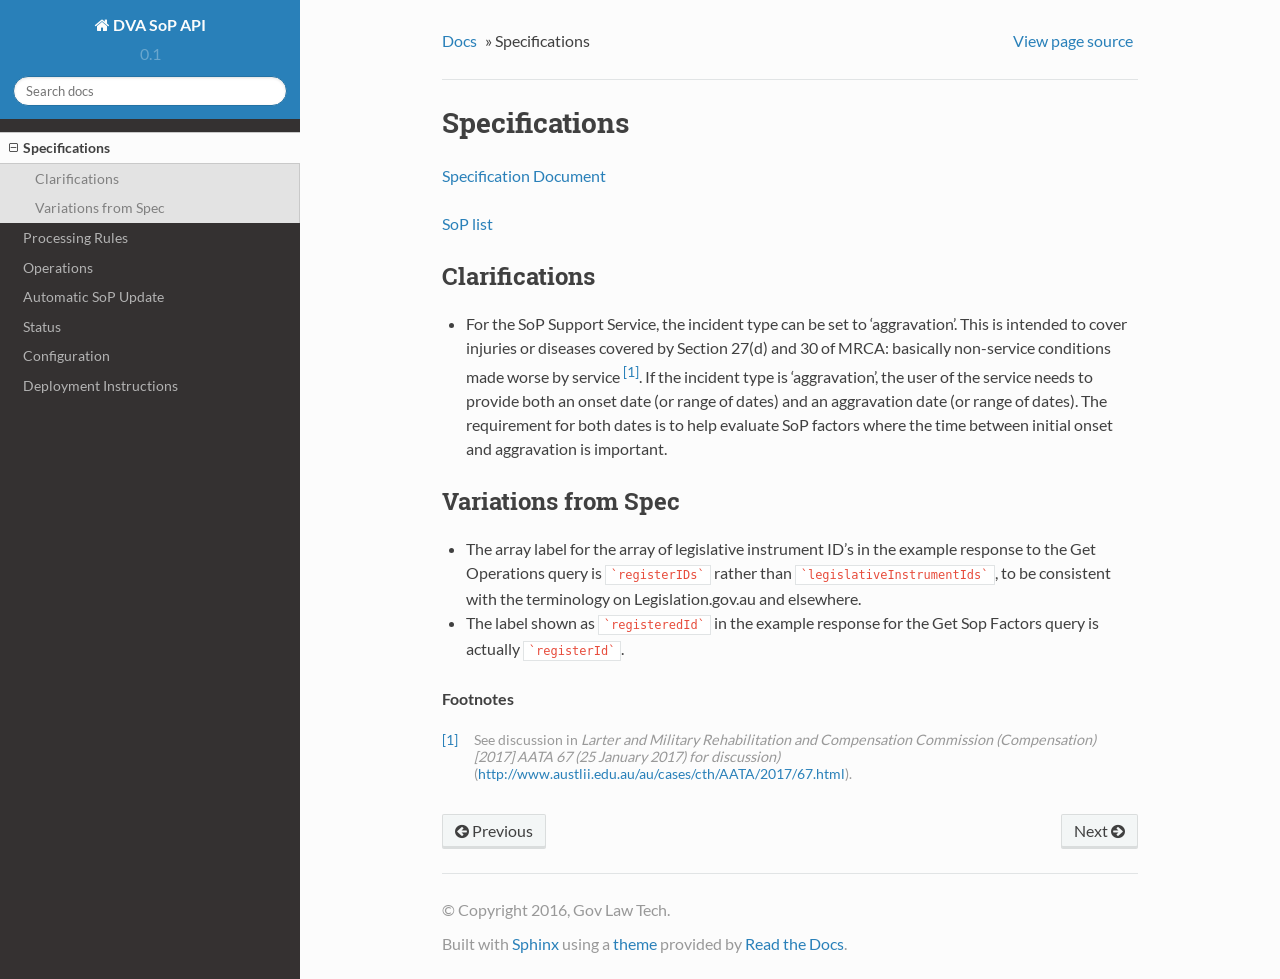
<file: specs.html>
<!DOCTYPE html>
<!--[if IE 8]><html class="no-js lt-ie9" lang="en" > <![endif]-->
<!--[if gt IE 8]><!--> <html class="no-js" lang="en" > <!--<![endif]-->
<head>
  <meta charset="utf-8">
  
  <meta name="viewport" content="width=device-width, initial-scale=1.0">
  
  <title>Specifications &mdash; DVA SoP API 0.1 documentation</title>
  

  
  

  

  
  
    

  

  
  
    <link rel="stylesheet" href="_static/css/theme.css" type="text/css" />
  

  

  
        <link rel="index" title="Index"
              href="genindex.html"/>
        <link rel="search" title="Search" href="search.html"/>
    <link rel="top" title="DVA SoP API 0.1 documentation" href="index.html"/>
        <link rel="next" title="Processing Rules" href="rules.html"/>
        <link rel="prev" title="DVA SoP API Documentation" href="index.html"/> 

  
  <script src="_static/js/modernizr.min.js"></script>

</head>

<body class="wy-body-for-nav" role="document">

  <div class="wy-grid-for-nav">

    
    <nav data-toggle="wy-nav-shift" class="wy-nav-side">
      <div class="wy-side-scroll">
        <div class="wy-side-nav-search">
          

          
            <a href="index.html" class="icon icon-home"> DVA SoP API
          

          
          </a>

          
            
            
              <div class="version">
                0.1
              </div>
            
          

          
<div role="search">
  <form id="rtd-search-form" class="wy-form" action="search.html" method="get">
    <input type="text" name="q" placeholder="Search docs" />
    <input type="hidden" name="check_keywords" value="yes" />
    <input type="hidden" name="area" value="default" />
  </form>
</div>

          
        </div>

        <div class="wy-menu wy-menu-vertical" data-spy="affix" role="navigation" aria-label="main navigation">
          
            
            
                <ul class="current">
<li class="toctree-l1 current"><a class="current reference internal" href="#">Specifications</a><ul>
<li class="toctree-l2"><a class="reference internal" href="#clarifications">Clarifications</a></li>
<li class="toctree-l2"><a class="reference internal" href="#variations-from-spec">Variations from Spec</a></li>
</ul>
</li>
<li class="toctree-l1"><a class="reference internal" href="rules.html">Processing Rules</a></li>
<li class="toctree-l1"><a class="reference internal" href="operations.html">Operations</a></li>
<li class="toctree-l1"><a class="reference internal" href="autoupdate.html">Automatic SoP Update</a></li>
<li class="toctree-l1"><a class="reference internal" href="status.html">Status</a></li>
<li class="toctree-l1"><a class="reference internal" href="config.html">Configuration</a></li>
<li class="toctree-l1"><a class="reference internal" href="deployment.html">Deployment Instructions</a></li>
</ul>

            
          
        </div>
      </div>
    </nav>

    <section data-toggle="wy-nav-shift" class="wy-nav-content-wrap">

      
      <nav class="wy-nav-top" role="navigation" aria-label="top navigation">
        <i data-toggle="wy-nav-top" class="fa fa-bars"></i>
        <a href="index.html">DVA SoP API</a>
      </nav>


      
      <div class="wy-nav-content">
        <div class="rst-content">
          

 



<div role="navigation" aria-label="breadcrumbs navigation">
  <ul class="wy-breadcrumbs">
    <li><a href="index.html">Docs</a> &raquo;</li>
      
    <li>Specifications</li>
      <li class="wy-breadcrumbs-aside">
        
          
            <a href="_sources/specs.rst.txt" rel="nofollow"> View page source</a>
          
        
      </li>
  </ul>
  <hr/>
</div>
          <div role="main" class="document" itemscope="itemscope" itemtype="http://schema.org/Article">
           <div itemprop="articleBody">
            
  <div class="section" id="specifications">
<h1>Specifications<a class="headerlink" href="#specifications" title="Permalink to this headline">¶</a></h1>
<p><a class="reference external" href="resources/specs.pdf">Specification Document</a></p>
<p><a class="reference external" href="resources/sops.csv">SoP list</a></p>
<div class="section" id="clarifications">
<h2>Clarifications<a class="headerlink" href="#clarifications" title="Permalink to this headline">¶</a></h2>
<ul class="simple">
<li>For the SoP Support Service, the incident type can be set to &#8216;aggravation&#8217;.  This is intended to cover injuries or diseases covered by Section 27(d) and 30 of MRCA: basically non-service conditions made worse by service <a class="footnote-reference" href="#f1" id="id1">[1]</a>.  If the incident type is &#8216;aggravation&#8217;, the user of the service needs to provide both an onset date (or range of dates) and an aggravation date (or range of dates).  The requirement for both dates is to help evaluate SoP factors where the time between initial onset and aggravation is important.</li>
</ul>
</div>
<div class="section" id="variations-from-spec">
<h2>Variations from Spec<a class="headerlink" href="#variations-from-spec" title="Permalink to this headline">¶</a></h2>
<ul class="simple">
<li>The array label for the array of legislative instrument ID&#8217;s in the example response to the Get Operations query is <code class="docutils literal"><span class="pre">`registerIDs`</span></code> rather than <code class="docutils literal"><span class="pre">`legislativeInstrumentIds`</span></code>, to be consistent with the terminology on Legislation.gov.au and elsewhere.</li>
<li>The label shown as <code class="docutils literal"><span class="pre">`registeredId`</span></code> in the example response for the Get Sop Factors query is actually <code class="docutils literal"><span class="pre">`registerId`</span></code>.</li>
</ul>
<p class="rubric">Footnotes</p>
<table class="docutils footnote" frame="void" id="f1" rules="none">
<colgroup><col class="label" /><col /></colgroup>
<tbody valign="top">
<tr><td class="label"><a class="fn-backref" href="#id1">[1]</a></td><td>See discussion in  <em>Larter and Military Rehabilitation and Compensation Commission (Compensation) [2017] AATA 67 (25 January 2017) for discussion)</em> (<a class="reference external" href="http://www.austlii.edu.au/au/cases/cth/AATA/2017/67.html">http://www.austlii.edu.au/au/cases/cth/AATA/2017/67.html</a>).</td></tr>
</tbody>
</table>
</div>
</div>


           </div>
          </div>
          <footer>
  
    <div class="rst-footer-buttons" role="navigation" aria-label="footer navigation">
      
        <a href="rules.html" class="btn btn-neutral float-right" title="Processing Rules" accesskey="n">Next <span class="fa fa-arrow-circle-right"></span></a>
      
      
        <a href="index.html" class="btn btn-neutral" title="DVA SoP API Documentation" accesskey="p"><span class="fa fa-arrow-circle-left"></span> Previous</a>
      
    </div>
  

  <hr/>

  <div role="contentinfo">
    <p>
        &copy; Copyright 2016, Gov Law Tech.

    </p>
  </div>
  Built with <a href="http://sphinx-doc.org/">Sphinx</a> using a <a href="https://github.com/snide/sphinx_rtd_theme">theme</a> provided by <a href="https://readthedocs.org">Read the Docs</a>. 

</footer>

        </div>
      </div>

    </section>

  </div>
  


  

    <script type="text/javascript">
        var DOCUMENTATION_OPTIONS = {
            URL_ROOT:'./',
            VERSION:'0.1',
            COLLAPSE_INDEX:false,
            FILE_SUFFIX:'.html',
            HAS_SOURCE:  true
        };
    </script>
      <script type="text/javascript" src="_static/jquery.js"></script>
      <script type="text/javascript" src="_static/underscore.js"></script>
      <script type="text/javascript" src="_static/doctools.js"></script>
      <script type="text/javascript" src="https://cdn.mathjax.org/mathjax/latest/MathJax.js?config=TeX-AMS-MML_HTMLorMML"></script>

  

  
  
    <script type="text/javascript" src="_static/js/theme.js"></script>
  

  
  
  <script type="text/javascript">
      jQuery(function () {
          SphinxRtdTheme.StickyNav.enable();
      });
  </script>
   

</body>
</html>
</file>
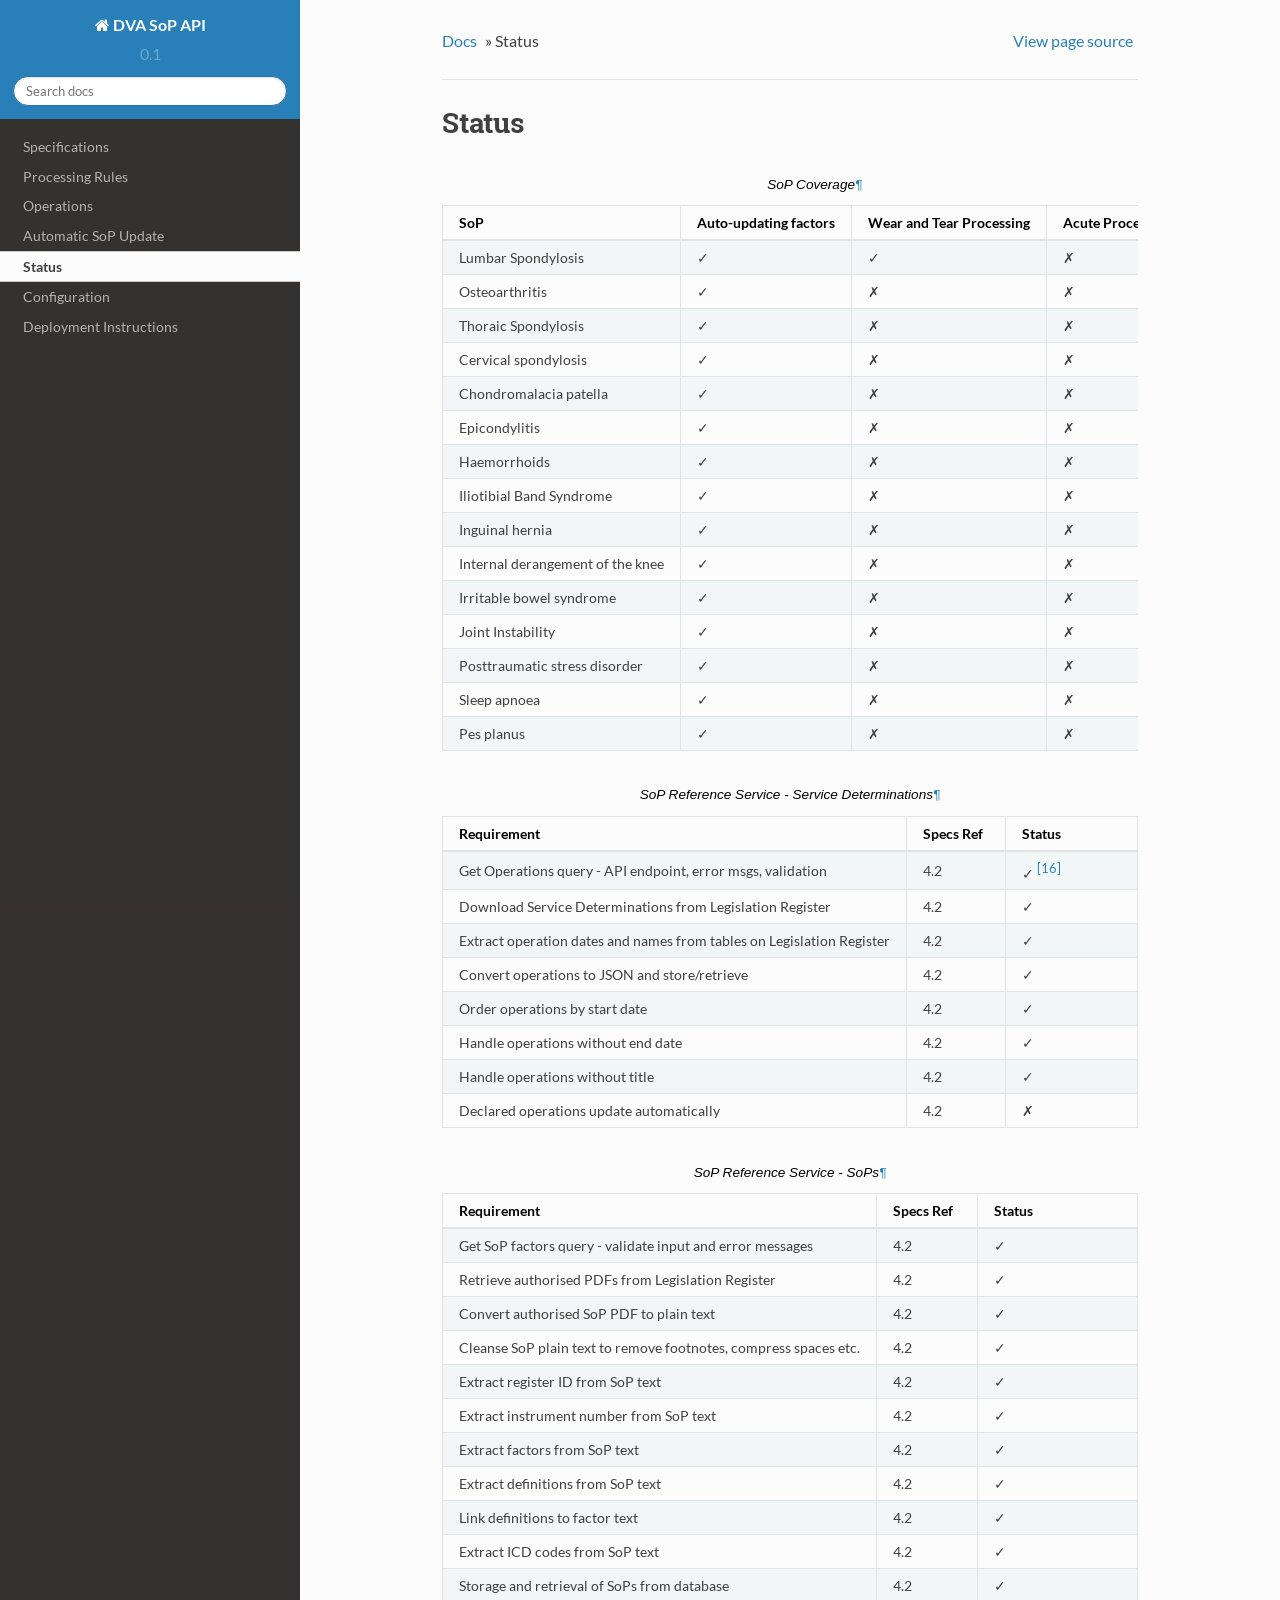
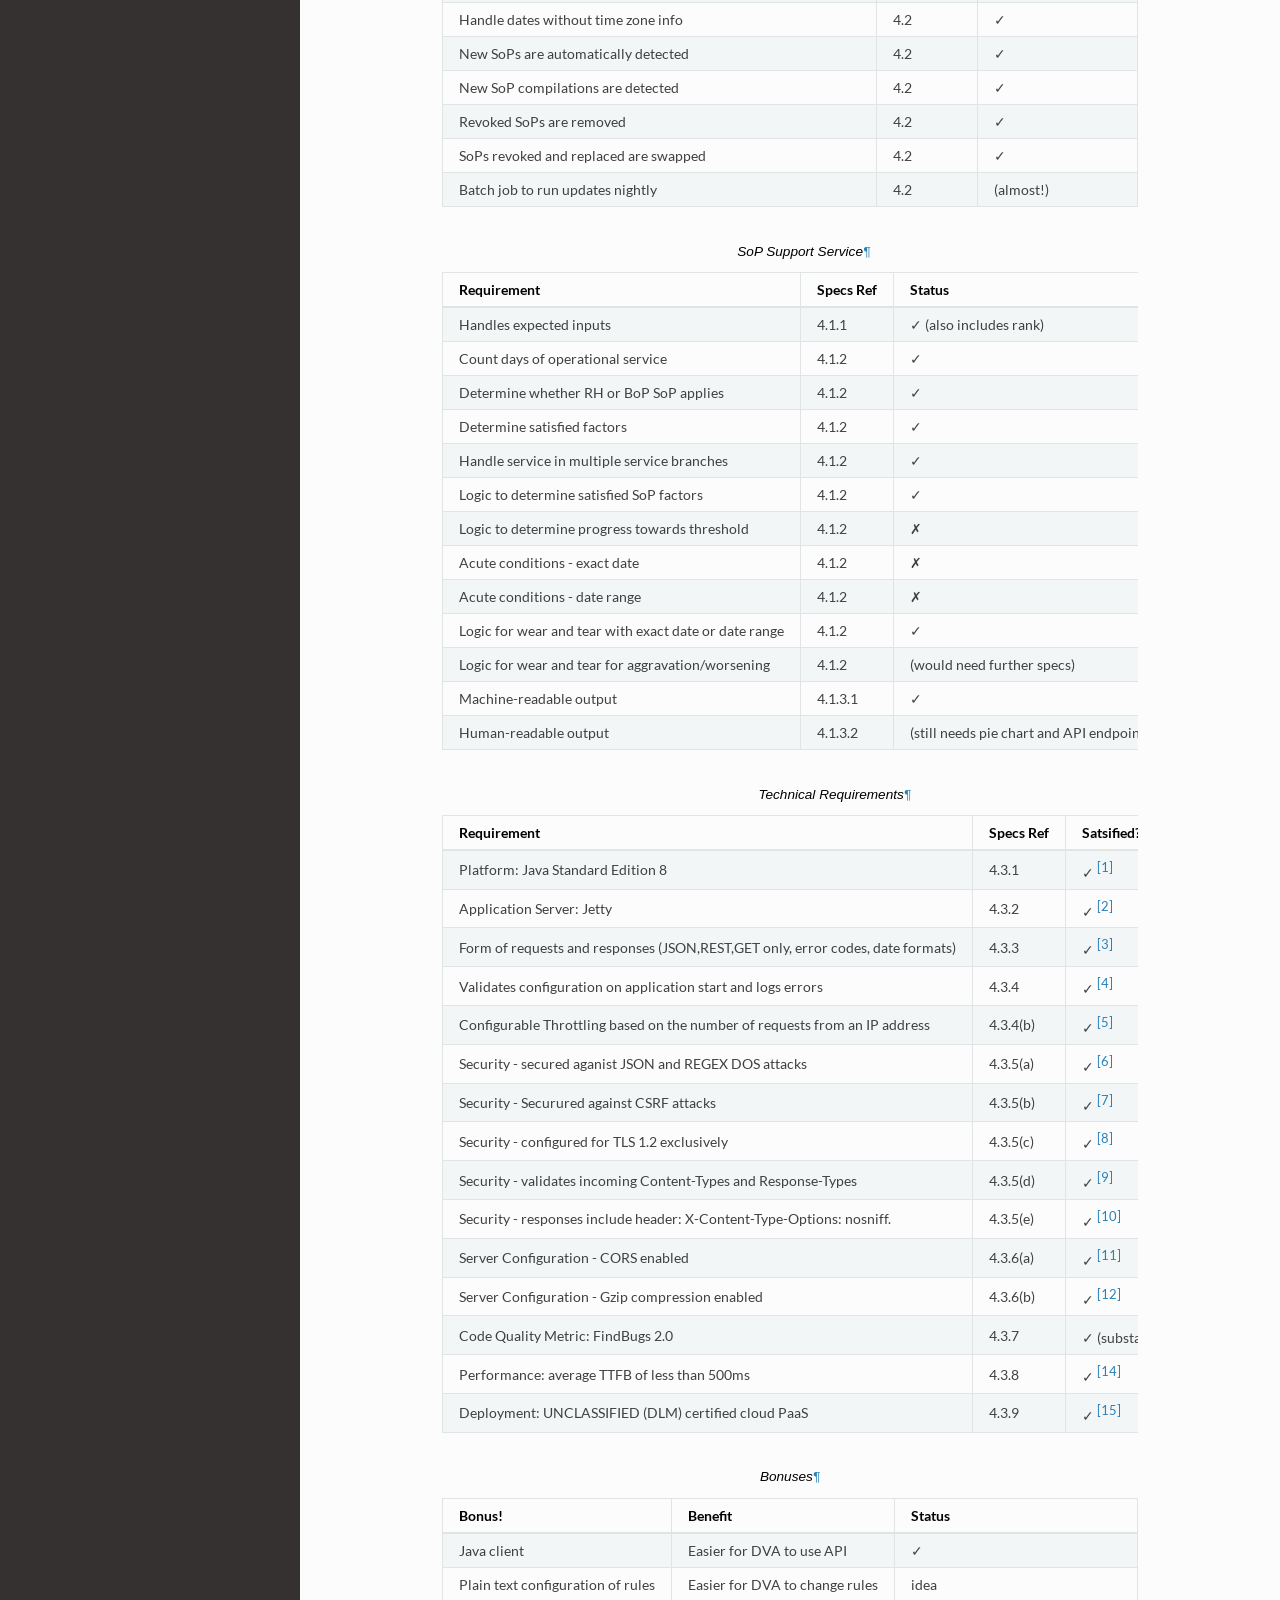
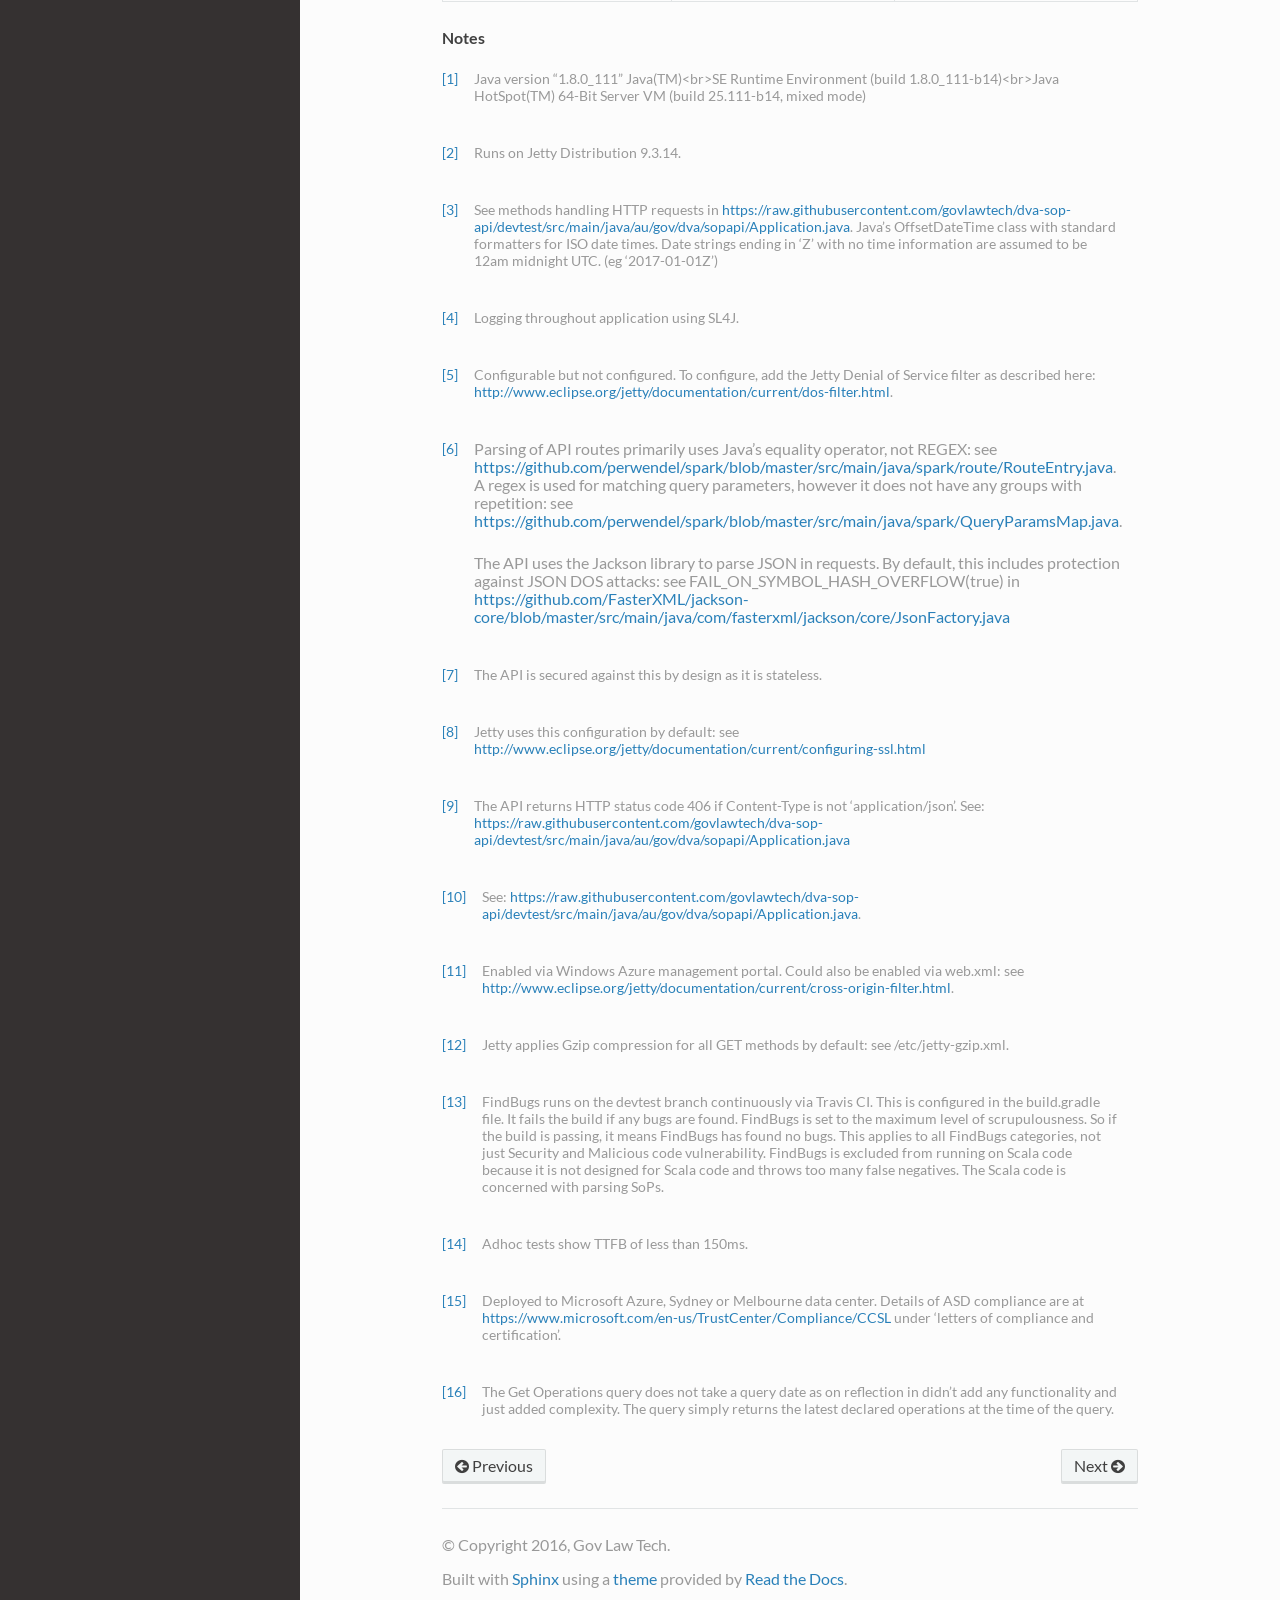
<file: status.html>
<!DOCTYPE html>
<!--[if IE 8]><html class="no-js lt-ie9" lang="en" > <![endif]-->
<!--[if gt IE 8]><!--> <html class="no-js" lang="en" > <!--<![endif]-->
<head>
  <meta charset="utf-8">
  
  <meta name="viewport" content="width=device-width, initial-scale=1.0">
  
  <title>Status &mdash; DVA SoP API 0.1 documentation</title>
  

  
  

  

  
  
    

  

  
  
    <link rel="stylesheet" href="_static/css/theme.css" type="text/css" />
  

  

  
        <link rel="index" title="Index"
              href="genindex.html"/>
        <link rel="search" title="Search" href="search.html"/>
    <link rel="top" title="DVA SoP API 0.1 documentation" href="index.html"/>
        <link rel="next" title="Configuration" href="config.html"/>
        <link rel="prev" title="Automatic SoP Update" href="autoupdate.html"/> 

  
  <script src="_static/js/modernizr.min.js"></script>

</head>

<body class="wy-body-for-nav" role="document">

  <div class="wy-grid-for-nav">

    
    <nav data-toggle="wy-nav-shift" class="wy-nav-side">
      <div class="wy-side-scroll">
        <div class="wy-side-nav-search">
          

          
            <a href="index.html" class="icon icon-home"> DVA SoP API
          

          
          </a>

          
            
            
              <div class="version">
                0.1
              </div>
            
          

          
<div role="search">
  <form id="rtd-search-form" class="wy-form" action="search.html" method="get">
    <input type="text" name="q" placeholder="Search docs" />
    <input type="hidden" name="check_keywords" value="yes" />
    <input type="hidden" name="area" value="default" />
  </form>
</div>

          
        </div>

        <div class="wy-menu wy-menu-vertical" data-spy="affix" role="navigation" aria-label="main navigation">
          
            
            
                <ul class="current">
<li class="toctree-l1"><a class="reference internal" href="specs.html">Specifications</a></li>
<li class="toctree-l1"><a class="reference internal" href="rules.html">Processing Rules</a></li>
<li class="toctree-l1"><a class="reference internal" href="operations.html">Operations</a></li>
<li class="toctree-l1"><a class="reference internal" href="autoupdate.html">Automatic SoP Update</a></li>
<li class="toctree-l1 current"><a class="current reference internal" href="#">Status</a></li>
<li class="toctree-l1"><a class="reference internal" href="config.html">Configuration</a></li>
<li class="toctree-l1"><a class="reference internal" href="deployment.html">Deployment Instructions</a></li>
</ul>

            
          
        </div>
      </div>
    </nav>

    <section data-toggle="wy-nav-shift" class="wy-nav-content-wrap">

      
      <nav class="wy-nav-top" role="navigation" aria-label="top navigation">
        <i data-toggle="wy-nav-top" class="fa fa-bars"></i>
        <a href="index.html">DVA SoP API</a>
      </nav>


      
      <div class="wy-nav-content">
        <div class="rst-content">
          

 



<div role="navigation" aria-label="breadcrumbs navigation">
  <ul class="wy-breadcrumbs">
    <li><a href="index.html">Docs</a> &raquo;</li>
      
    <li>Status</li>
      <li class="wy-breadcrumbs-aside">
        
          
            <a href="_sources/status.rst.txt" rel="nofollow"> View page source</a>
          
        
      </li>
  </ul>
  <hr/>
</div>
          <div role="main" class="document" itemscope="itemscope" itemtype="http://schema.org/Article">
           <div itemprop="articleBody">
            
  <div class="section" id="status">
<h1>Status<a class="headerlink" href="#status" title="Permalink to this headline">¶</a></h1>
<table border="1" class="docutils" id="id17">
<caption><span class="caption-text">SoP Coverage</span><a class="headerlink" href="#id17" title="Permalink to this table">¶</a></caption>
<colgroup>
<col width="25%" />
<col width="25%" />
<col width="25%" />
<col width="25%" />
</colgroup>
<thead valign="bottom">
<tr class="row-odd"><th class="head">SoP</th>
<th class="head">Auto-updating factors</th>
<th class="head">Wear and Tear Processing</th>
<th class="head">Acute Processing</th>
</tr>
</thead>
<tbody valign="top">
<tr class="row-even"><td>Lumbar Spondylosis</td>
<td>✓</td>
<td>✓</td>
<td>✗</td>
</tr>
<tr class="row-odd"><td>Osteoarthritis</td>
<td>✓</td>
<td>✗</td>
<td>✗</td>
</tr>
<tr class="row-even"><td>Thoraic Spondylosis</td>
<td>✓</td>
<td>✗</td>
<td>✗</td>
</tr>
<tr class="row-odd"><td>Cervical spondylosis</td>
<td>✓</td>
<td>✗</td>
<td>✗</td>
</tr>
<tr class="row-even"><td>Chondromalacia patella</td>
<td>✓</td>
<td>✗</td>
<td>✗</td>
</tr>
<tr class="row-odd"><td>Epicondylitis</td>
<td>✓</td>
<td>✗</td>
<td>✗</td>
</tr>
<tr class="row-even"><td>Haemorrhoids</td>
<td>✓</td>
<td>✗</td>
<td>✗</td>
</tr>
<tr class="row-odd"><td>Iliotibial Band Syndrome</td>
<td>✓</td>
<td>✗</td>
<td>✗</td>
</tr>
<tr class="row-even"><td>Inguinal hernia</td>
<td>✓</td>
<td>✗</td>
<td>✗</td>
</tr>
<tr class="row-odd"><td>Internal derangement of the knee</td>
<td>✓</td>
<td>✗</td>
<td>✗</td>
</tr>
<tr class="row-even"><td>Irritable bowel syndrome</td>
<td>✓</td>
<td>✗</td>
<td>✗</td>
</tr>
<tr class="row-odd"><td>Joint Instability</td>
<td>✓</td>
<td>✗</td>
<td>✗</td>
</tr>
<tr class="row-even"><td>Posttraumatic stress disorder</td>
<td>✓</td>
<td>✗</td>
<td>✗</td>
</tr>
<tr class="row-odd"><td>Sleep apnoea</td>
<td>✓</td>
<td>✗</td>
<td>✗</td>
</tr>
<tr class="row-even"><td>Pes planus</td>
<td>✓</td>
<td>✗</td>
<td>✗</td>
</tr>
</tbody>
</table>
<table border="1" class="docutils" id="id18">
<caption><span class="caption-text">SoP Reference Service - Service Determinations</span><a class="headerlink" href="#id18" title="Permalink to this table">¶</a></caption>
<colgroup>
<col width="27%" />
<col width="18%" />
<col width="55%" />
</colgroup>
<thead valign="bottom">
<tr class="row-odd"><th class="head">Requirement</th>
<th class="head">Specs Ref</th>
<th class="head">Status</th>
</tr>
</thead>
<tbody valign="top">
<tr class="row-even"><td>Get Operations query - API endpoint, error msgs, validation</td>
<td>4.2</td>
<td>✓ <a class="footnote-reference" href="#f16" id="id1">[16]</a></td>
</tr>
<tr class="row-odd"><td>Download Service Determinations from Legislation Register</td>
<td>4.2</td>
<td>✓</td>
</tr>
<tr class="row-even"><td>Extract operation dates and names from tables on Legislation Register</td>
<td>4.2</td>
<td>✓</td>
</tr>
<tr class="row-odd"><td>Convert operations to JSON and store/retrieve</td>
<td>4.2</td>
<td>✓</td>
</tr>
<tr class="row-even"><td>Order operations by start date</td>
<td>4.2</td>
<td>✓</td>
</tr>
<tr class="row-odd"><td>Handle operations without end date</td>
<td>4.2</td>
<td>✓</td>
</tr>
<tr class="row-even"><td>Handle operations without title</td>
<td>4.2</td>
<td>✓</td>
</tr>
<tr class="row-odd"><td>Declared operations update automatically</td>
<td>4.2</td>
<td>✗</td>
</tr>
</tbody>
</table>
<table border="1" class="docutils" id="id19">
<caption><span class="caption-text">SoP Reference Service - SoPs</span><a class="headerlink" href="#id19" title="Permalink to this table">¶</a></caption>
<colgroup>
<col width="27%" />
<col width="18%" />
<col width="55%" />
</colgroup>
<thead valign="bottom">
<tr class="row-odd"><th class="head">Requirement</th>
<th class="head">Specs Ref</th>
<th class="head">Status</th>
</tr>
</thead>
<tbody valign="top">
<tr class="row-even"><td>Get SoP factors query - validate input and error messages</td>
<td>4.2</td>
<td>✓</td>
</tr>
<tr class="row-odd"><td>Retrieve authorised PDFs from Legislation Register</td>
<td>4.2</td>
<td>✓</td>
</tr>
<tr class="row-even"><td>Convert authorised SoP PDF to plain text</td>
<td>4.2</td>
<td>✓</td>
</tr>
<tr class="row-odd"><td>Cleanse SoP plain text to remove footnotes, compress spaces etc.</td>
<td>4.2</td>
<td>✓</td>
</tr>
<tr class="row-even"><td>Extract register ID from SoP text</td>
<td>4.2</td>
<td>✓</td>
</tr>
<tr class="row-odd"><td>Extract instrument number from SoP text</td>
<td>4.2</td>
<td>✓</td>
</tr>
<tr class="row-even"><td>Extract factors from SoP text</td>
<td>4.2</td>
<td>✓</td>
</tr>
<tr class="row-odd"><td>Extract definitions from SoP text</td>
<td>4.2</td>
<td>✓</td>
</tr>
<tr class="row-even"><td>Link definitions to factor text</td>
<td>4.2</td>
<td>✓</td>
</tr>
<tr class="row-odd"><td>Extract ICD codes from SoP text</td>
<td>4.2</td>
<td>✓</td>
</tr>
<tr class="row-even"><td>Storage and retrieval of SoPs from database</td>
<td>4.2</td>
<td>✓</td>
</tr>
<tr class="row-odd"><td>Handle dates without time zone info</td>
<td>4.2</td>
<td>✓</td>
</tr>
<tr class="row-even"><td>New SoPs are automatically detected</td>
<td>4.2</td>
<td>✓</td>
</tr>
<tr class="row-odd"><td>New SoP compilations are detected</td>
<td>4.2</td>
<td>✓</td>
</tr>
<tr class="row-even"><td>Revoked SoPs are removed</td>
<td>4.2</td>
<td>✓</td>
</tr>
<tr class="row-odd"><td>SoPs revoked and replaced are swapped</td>
<td>4.2</td>
<td>✓</td>
</tr>
<tr class="row-even"><td>Batch job to run updates nightly</td>
<td>4.2</td>
<td>(almost!)</td>
</tr>
</tbody>
</table>
<table border="1" class="docutils" id="id20">
<caption><span class="caption-text">SoP Support Service</span><a class="headerlink" href="#id20" title="Permalink to this table">¶</a></caption>
<colgroup>
<col width="27%" />
<col width="18%" />
<col width="55%" />
</colgroup>
<thead valign="bottom">
<tr class="row-odd"><th class="head">Requirement</th>
<th class="head">Specs Ref</th>
<th class="head">Status</th>
</tr>
</thead>
<tbody valign="top">
<tr class="row-even"><td>Handles expected inputs</td>
<td>4.1.1</td>
<td>✓ (also includes rank)</td>
</tr>
<tr class="row-odd"><td>Count days of operational service</td>
<td>4.1.2</td>
<td>✓</td>
</tr>
<tr class="row-even"><td>Determine whether RH or BoP SoP applies</td>
<td>4.1.2</td>
<td>✓</td>
</tr>
<tr class="row-odd"><td>Determine satisfied factors</td>
<td>4.1.2</td>
<td>✓</td>
</tr>
<tr class="row-even"><td>Handle service in multiple service branches</td>
<td>4.1.2</td>
<td>✓</td>
</tr>
<tr class="row-odd"><td>Logic to determine satisfied SoP factors</td>
<td>4.1.2</td>
<td>✓</td>
</tr>
<tr class="row-even"><td>Logic to determine progress towards threshold</td>
<td>4.1.2</td>
<td>✗</td>
</tr>
<tr class="row-odd"><td>Acute conditions - exact date</td>
<td>4.1.2</td>
<td>✗</td>
</tr>
<tr class="row-even"><td>Acute conditions - date range</td>
<td>4.1.2</td>
<td>✗</td>
</tr>
<tr class="row-odd"><td>Logic for wear and tear with exact date or date range</td>
<td>4.1.2</td>
<td>✓</td>
</tr>
<tr class="row-even"><td>Logic for wear and tear for aggravation/worsening</td>
<td>4.1.2</td>
<td>(would need further specs)</td>
</tr>
<tr class="row-odd"><td>Machine-readable output</td>
<td>4.1.3.1</td>
<td>✓</td>
</tr>
<tr class="row-even"><td>Human-readable output</td>
<td>4.1.3.2</td>
<td>(still needs pie chart and API endpoint)</td>
</tr>
</tbody>
</table>
<table border="1" class="docutils" id="id21">
<caption><span class="caption-text">Technical Requirements</span><a class="headerlink" href="#id21" title="Permalink to this table">¶</a></caption>
<colgroup>
<col width="27%" />
<col width="18%" />
<col width="55%" />
</colgroup>
<thead valign="bottom">
<tr class="row-odd"><th class="head">Requirement</th>
<th class="head">Specs Ref</th>
<th class="head">Satsified?</th>
</tr>
</thead>
<tbody valign="top">
<tr class="row-even"><td>Platform: Java Standard Edition 8</td>
<td>4.3.1</td>
<td>✓ <a class="footnote-reference" href="#f1" id="id2">[1]</a></td>
</tr>
<tr class="row-odd"><td>Application Server: Jetty</td>
<td>4.3.2</td>
<td>✓ <a class="footnote-reference" href="#f2" id="id3">[2]</a></td>
</tr>
<tr class="row-even"><td>Form of requests and  responses (JSON,REST,GET only, error codes, date formats)</td>
<td>4.3.3</td>
<td>✓ <a class="footnote-reference" href="#f3" id="id4">[3]</a></td>
</tr>
<tr class="row-odd"><td>Validates configuration on application start and logs errors</td>
<td>4.3.4</td>
<td>✓ <a class="footnote-reference" href="#f4" id="id5">[4]</a></td>
</tr>
<tr class="row-even"><td>Configurable Throttling based on the number of requests from an IP address</td>
<td>4.3.4(b)</td>
<td>✓ <a class="footnote-reference" href="#f5" id="id6">[5]</a></td>
</tr>
<tr class="row-odd"><td>Security - secured aganist JSON and REGEX DOS attacks</td>
<td>4.3.5(a)</td>
<td>✓ <a class="footnote-reference" href="#f6" id="id7">[6]</a></td>
</tr>
<tr class="row-even"><td>Security - Securured against CSRF attacks</td>
<td>4.3.5(b)</td>
<td>✓ <a class="footnote-reference" href="#f7" id="id8">[7]</a></td>
</tr>
<tr class="row-odd"><td>Security - configured for TLS 1.2 exclusively</td>
<td>4.3.5(c)</td>
<td>✓ <a class="footnote-reference" href="#f8" id="id9">[8]</a></td>
</tr>
<tr class="row-even"><td>Security - validates incoming Content-Types and Response-Types</td>
<td>4.3.5(d)</td>
<td>✓ <a class="footnote-reference" href="#f9" id="id10">[9]</a></td>
</tr>
<tr class="row-odd"><td>Security - responses include header: X-Content-Type-Options: nosniff.</td>
<td>4.3.5(e)</td>
<td>✓ <a class="footnote-reference" href="#f10" id="id11">[10]</a></td>
</tr>
<tr class="row-even"><td>Server Configuration - CORS enabled</td>
<td>4.3.6(a)</td>
<td>✓ <a class="footnote-reference" href="#f11" id="id12">[11]</a></td>
</tr>
<tr class="row-odd"><td>Server Configuration - Gzip compression enabled</td>
<td>4.3.6(b)</td>
<td>✓ <a class="footnote-reference" href="#f12" id="id13">[12]</a></td>
</tr>
<tr class="row-even"><td>Code Quality Metric: FindBugs 2.0</td>
<td>4.3.7</td>
<td>✓ (substantially) <a class="footnote-reference" href="#f13" id="id14">[13]</a></td>
</tr>
<tr class="row-odd"><td>Performance: average TTFB of less than 500ms</td>
<td>4.3.8</td>
<td>✓ <a class="footnote-reference" href="#f14" id="id15">[14]</a></td>
</tr>
<tr class="row-even"><td>Deployment: UNCLASSIFIED (DLM) certified cloud PaaS</td>
<td>4.3.9</td>
<td>✓ <a class="footnote-reference" href="#f15" id="id16">[15]</a></td>
</tr>
</tbody>
</table>
<table border="1" class="docutils" id="id22">
<caption><span class="caption-text">Bonuses</span><a class="headerlink" href="#id22" title="Permalink to this table">¶</a></caption>
<colgroup>
<col width="27%" />
<col width="18%" />
<col width="55%" />
</colgroup>
<thead valign="bottom">
<tr class="row-odd"><th class="head">Bonus!</th>
<th class="head">Benefit</th>
<th class="head">Status</th>
</tr>
</thead>
<tbody valign="top">
<tr class="row-even"><td>Java client</td>
<td>Easier for DVA to use API</td>
<td>✓</td>
</tr>
<tr class="row-odd"><td>Plain text configuration of rules</td>
<td>Easier for DVA to change rules</td>
<td>idea</td>
</tr>
</tbody>
</table>
<p class="rubric">Notes</p>
<table class="docutils footnote" frame="void" id="f1" rules="none">
<colgroup><col class="label" /><col /></colgroup>
<tbody valign="top">
<tr><td class="label"><a class="fn-backref" href="#id2">[1]</a></td><td>Java version &#8220;1.8.0_111&#8221; Java(TM)&lt;br&gt;SE Runtime Environment (build 1.8.0_111-b14)&lt;br&gt;Java HotSpot(TM) 64-Bit Server VM (build 25.111-b14, mixed mode)</td></tr>
</tbody>
</table>
<table class="docutils footnote" frame="void" id="f2" rules="none">
<colgroup><col class="label" /><col /></colgroup>
<tbody valign="top">
<tr><td class="label"><a class="fn-backref" href="#id3">[2]</a></td><td>Runs on Jetty Distribution 9.3.14.</td></tr>
</tbody>
</table>
<table class="docutils footnote" frame="void" id="f3" rules="none">
<colgroup><col class="label" /><col /></colgroup>
<tbody valign="top">
<tr><td class="label"><a class="fn-backref" href="#id4">[3]</a></td><td>See methods handling HTTP requests in <a class="reference external" href="https://raw.githubusercontent.com/govlawtech/dva-sop-api/devtest/src/main/java/au/gov/dva/sopapi/Application.java">https://raw.githubusercontent.com/govlawtech/dva-sop-api/devtest/src/main/java/au/gov/dva/sopapi/Application.java</a>.
Java&#8217;s OffsetDateTime class with standard formatters for ISO date times.  Date strings ending in &#8216;Z&#8217; with no time information are assumed to be 12am midnight UTC. (eg &#8216;2017-01-01Z&#8217;)</td></tr>
</tbody>
</table>
<table class="docutils footnote" frame="void" id="f4" rules="none">
<colgroup><col class="label" /><col /></colgroup>
<tbody valign="top">
<tr><td class="label"><a class="fn-backref" href="#id5">[4]</a></td><td>Logging throughout application using SL4J.</td></tr>
</tbody>
</table>
<table class="docutils footnote" frame="void" id="f5" rules="none">
<colgroup><col class="label" /><col /></colgroup>
<tbody valign="top">
<tr><td class="label"><a class="fn-backref" href="#id6">[5]</a></td><td>Configurable but not configured. To configure, add the Jetty Denial of Service filter as described here: <a class="reference external" href="http://www.eclipse.org/jetty/documentation/current/dos-filter.html">http://www.eclipse.org/jetty/documentation/current/dos-filter.html</a>.</td></tr>
</tbody>
</table>
<table class="docutils footnote" frame="void" id="f6" rules="none">
<colgroup><col class="label" /><col /></colgroup>
<tbody valign="top">
<tr><td class="label"><a class="fn-backref" href="#id7">[6]</a></td><td><p class="first">Parsing of API routes primarily uses Java&#8217;s equality operator, not REGEX: see <a class="reference external" href="https://github.com/perwendel/spark/blob/master/src/main/java/spark/route/RouteEntry.java">https://github.com/perwendel/spark/blob/master/src/main/java/spark/route/RouteEntry.java</a>.  A regex is used for matching query parameters, however it does not have any groups with repetition: see <a class="reference external" href="https://github.com/perwendel/spark/blob/master/src/main/java/spark/QueryParamsMap.java">https://github.com/perwendel/spark/blob/master/src/main/java/spark/QueryParamsMap.java</a>.</p>
<p class="last">The API uses the Jackson library to parse JSON in requests.  By default, this includes protection against JSON DOS attacks: see FAIL_ON_SYMBOL_HASH_OVERFLOW(true) in <a class="reference external" href="https://github.com/FasterXML/jackson-core/blob/master/src/main/java/com/fasterxml/jackson/core/JsonFactory.java">https://github.com/FasterXML/jackson-core/blob/master/src/main/java/com/fasterxml/jackson/core/JsonFactory.java</a></p>
</td></tr>
</tbody>
</table>
<table class="docutils footnote" frame="void" id="f7" rules="none">
<colgroup><col class="label" /><col /></colgroup>
<tbody valign="top">
<tr><td class="label"><a class="fn-backref" href="#id8">[7]</a></td><td>The API is secured against this by design as it is stateless.</td></tr>
</tbody>
</table>
<table class="docutils footnote" frame="void" id="f8" rules="none">
<colgroup><col class="label" /><col /></colgroup>
<tbody valign="top">
<tr><td class="label"><a class="fn-backref" href="#id9">[8]</a></td><td>Jetty uses this configuration by default: see <a class="reference external" href="http://www.eclipse.org/jetty/documentation/current/configuring-ssl.html">http://www.eclipse.org/jetty/documentation/current/configuring-ssl.html</a></td></tr>
</tbody>
</table>
<table class="docutils footnote" frame="void" id="f9" rules="none">
<colgroup><col class="label" /><col /></colgroup>
<tbody valign="top">
<tr><td class="label"><a class="fn-backref" href="#id10">[9]</a></td><td>The API returns HTTP status code 406 if Content-Type is not &#8216;application/json&#8217;.  See: <a class="reference external" href="https://raw.githubusercontent.com/govlawtech/dva-sop-api/devtest/src/main/java/au/gov/dva/sopapi/Application.java">https://raw.githubusercontent.com/govlawtech/dva-sop-api/devtest/src/main/java/au/gov/dva/sopapi/Application.java</a></td></tr>
</tbody>
</table>
<table class="docutils footnote" frame="void" id="f10" rules="none">
<colgroup><col class="label" /><col /></colgroup>
<tbody valign="top">
<tr><td class="label"><a class="fn-backref" href="#id11">[10]</a></td><td>See: <a class="reference external" href="https://raw.githubusercontent.com/govlawtech/dva-sop-api/devtest/src/main/java/au/gov/dva/sopapi/Application.java">https://raw.githubusercontent.com/govlawtech/dva-sop-api/devtest/src/main/java/au/gov/dva/sopapi/Application.java</a>.</td></tr>
</tbody>
</table>
<table class="docutils footnote" frame="void" id="f11" rules="none">
<colgroup><col class="label" /><col /></colgroup>
<tbody valign="top">
<tr><td class="label"><a class="fn-backref" href="#id12">[11]</a></td><td>Enabled via Windows Azure management portal.  Could also be enabled via web.xml: see <a class="reference external" href="http://www.eclipse.org/jetty/documentation/current/cross-origin-filter.html">http://www.eclipse.org/jetty/documentation/current/cross-origin-filter.html</a>.</td></tr>
</tbody>
</table>
<table class="docutils footnote" frame="void" id="f12" rules="none">
<colgroup><col class="label" /><col /></colgroup>
<tbody valign="top">
<tr><td class="label"><a class="fn-backref" href="#id13">[12]</a></td><td>Jetty applies Gzip compression for all GET methods by default: see /etc/jetty-gzip.xml.</td></tr>
</tbody>
</table>
<table class="docutils footnote" frame="void" id="f13" rules="none">
<colgroup><col class="label" /><col /></colgroup>
<tbody valign="top">
<tr><td class="label"><a class="fn-backref" href="#id14">[13]</a></td><td>FindBugs runs on the devtest branch continuously via Travis CI.  This is configured in the build.gradle file.  It fails the build if any bugs are found.  FindBugs is set to the maximum level of scrupulousness.  So if the build is passing, it means FindBugs has found no bugs.  This applies to all FindBugs categories, not just Security and Malicious code vulnerability.  FindBugs is excluded from running on Scala code because it is not designed for Scala code and throws too many false negatives.  The Scala code is concerned with parsing SoPs.</td></tr>
</tbody>
</table>
<table class="docutils footnote" frame="void" id="f14" rules="none">
<colgroup><col class="label" /><col /></colgroup>
<tbody valign="top">
<tr><td class="label"><a class="fn-backref" href="#id15">[14]</a></td><td>Adhoc tests show TTFB of less than 150ms.</td></tr>
</tbody>
</table>
<table class="docutils footnote" frame="void" id="f15" rules="none">
<colgroup><col class="label" /><col /></colgroup>
<tbody valign="top">
<tr><td class="label"><a class="fn-backref" href="#id16">[15]</a></td><td>Deployed to Microsoft Azure, Sydney or Melbourne data center.  Details of ASD compliance are at <a class="reference external" href="https://www.microsoft.com/en-us/TrustCenter/Compliance/CCSL">https://www.microsoft.com/en-us/TrustCenter/Compliance/CCSL</a> under &#8216;letters of compliance and certification&#8217;.</td></tr>
</tbody>
</table>
<table class="docutils footnote" frame="void" id="f16" rules="none">
<colgroup><col class="label" /><col /></colgroup>
<tbody valign="top">
<tr><td class="label"><a class="fn-backref" href="#id1">[16]</a></td><td>The Get Operations query does not take a query date as on reflection in didn&#8217;t add any functionality and just added complexity.  The query simply returns the latest declared operations at the time of the query.</td></tr>
</tbody>
</table>
</div>


           </div>
          </div>
          <footer>
  
    <div class="rst-footer-buttons" role="navigation" aria-label="footer navigation">
      
        <a href="config.html" class="btn btn-neutral float-right" title="Configuration" accesskey="n">Next <span class="fa fa-arrow-circle-right"></span></a>
      
      
        <a href="autoupdate.html" class="btn btn-neutral" title="Automatic SoP Update" accesskey="p"><span class="fa fa-arrow-circle-left"></span> Previous</a>
      
    </div>
  

  <hr/>

  <div role="contentinfo">
    <p>
        &copy; Copyright 2016, Gov Law Tech.

    </p>
  </div>
  Built with <a href="http://sphinx-doc.org/">Sphinx</a> using a <a href="https://github.com/snide/sphinx_rtd_theme">theme</a> provided by <a href="https://readthedocs.org">Read the Docs</a>. 

</footer>

        </div>
      </div>

    </section>

  </div>
  


  

    <script type="text/javascript">
        var DOCUMENTATION_OPTIONS = {
            URL_ROOT:'./',
            VERSION:'0.1',
            COLLAPSE_INDEX:false,
            FILE_SUFFIX:'.html',
            HAS_SOURCE:  true
        };
    </script>
      <script type="text/javascript" src="_static/jquery.js"></script>
      <script type="text/javascript" src="_static/underscore.js"></script>
      <script type="text/javascript" src="_static/doctools.js"></script>
      <script type="text/javascript" src="https://cdn.mathjax.org/mathjax/latest/MathJax.js?config=TeX-AMS-MML_HTMLorMML"></script>

  

  
  
    <script type="text/javascript" src="_static/js/theme.js"></script>
  

  
  
  <script type="text/javascript">
      jQuery(function () {
          SphinxRtdTheme.StickyNav.enable();
      });
  </script>
   

</body>
</html>
</file>
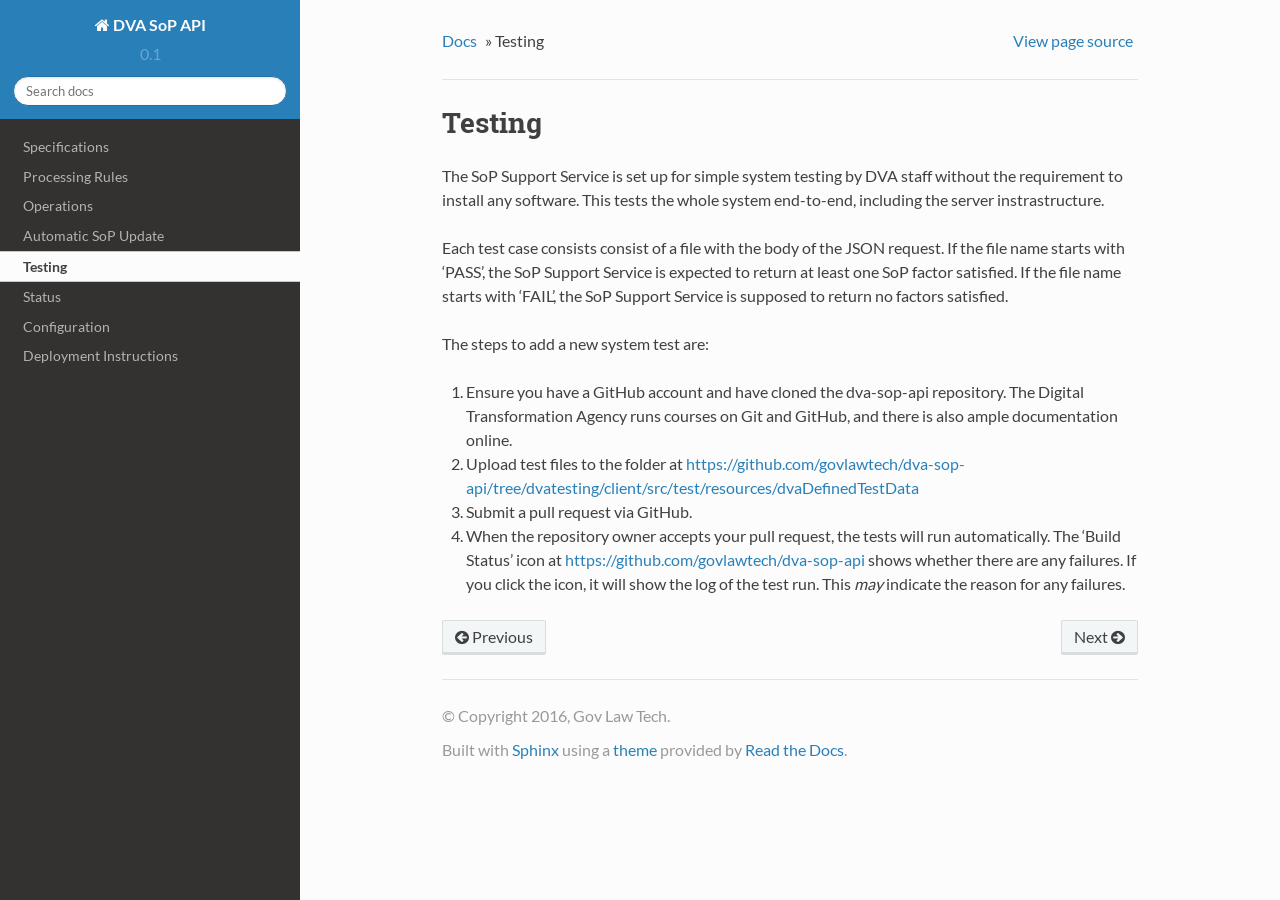
<file: testing.html>
<!DOCTYPE html>
<!--[if IE 8]><html class="no-js lt-ie9" lang="en" > <![endif]-->
<!--[if gt IE 8]><!--> <html class="no-js" lang="en" > <!--<![endif]-->
<head>
  <meta charset="utf-8">
  
  <meta name="viewport" content="width=device-width, initial-scale=1.0">
  
  <title>Testing &mdash; DVA SoP API 0.1 documentation</title>
  

  
  

  

  
  
    

  

  
  
    <link rel="stylesheet" href="_static/css/theme.css" type="text/css" />
  

  

  
        <link rel="index" title="Index"
              href="genindex.html"/>
        <link rel="search" title="Search" href="search.html"/>
    <link rel="top" title="DVA SoP API 0.1 documentation" href="index.html"/>
        <link rel="next" title="Status" href="status.html"/>
        <link rel="prev" title="Automatic SoP Update" href="autoupdate.html"/> 

  
  <script src="_static/js/modernizr.min.js"></script>

</head>

<body class="wy-body-for-nav" role="document">

  <div class="wy-grid-for-nav">

    
    <nav data-toggle="wy-nav-shift" class="wy-nav-side">
      <div class="wy-side-scroll">
        <div class="wy-side-nav-search">
          

          
            <a href="index.html" class="icon icon-home"> DVA SoP API
          

          
          </a>

          
            
            
              <div class="version">
                0.1
              </div>
            
          

          
<div role="search">
  <form id="rtd-search-form" class="wy-form" action="search.html" method="get">
    <input type="text" name="q" placeholder="Search docs" />
    <input type="hidden" name="check_keywords" value="yes" />
    <input type="hidden" name="area" value="default" />
  </form>
</div>

          
        </div>

        <div class="wy-menu wy-menu-vertical" data-spy="affix" role="navigation" aria-label="main navigation">
          
            
            
                <ul class="current">
<li class="toctree-l1"><a class="reference internal" href="specs.html">Specifications</a></li>
<li class="toctree-l1"><a class="reference internal" href="rules.html">Processing Rules</a></li>
<li class="toctree-l1"><a class="reference internal" href="operations.html">Operations</a></li>
<li class="toctree-l1"><a class="reference internal" href="autoupdate.html">Automatic SoP Update</a></li>
<li class="toctree-l1 current"><a class="current reference internal" href="#">Testing</a></li>
<li class="toctree-l1"><a class="reference internal" href="status.html">Status</a></li>
<li class="toctree-l1"><a class="reference internal" href="config.html">Configuration</a></li>
<li class="toctree-l1"><a class="reference internal" href="deployment.html">Deployment Instructions</a></li>
</ul>

            
          
        </div>
      </div>
    </nav>

    <section data-toggle="wy-nav-shift" class="wy-nav-content-wrap">

      
      <nav class="wy-nav-top" role="navigation" aria-label="top navigation">
        <i data-toggle="wy-nav-top" class="fa fa-bars"></i>
        <a href="index.html">DVA SoP API</a>
      </nav>


      
      <div class="wy-nav-content">
        <div class="rst-content">
          

 



<div role="navigation" aria-label="breadcrumbs navigation">
  <ul class="wy-breadcrumbs">
    <li><a href="index.html">Docs</a> &raquo;</li>
      
    <li>Testing</li>
      <li class="wy-breadcrumbs-aside">
        
          
            <a href="_sources/testing.rst.txt" rel="nofollow"> View page source</a>
          
        
      </li>
  </ul>
  <hr/>
</div>
          <div role="main" class="document" itemscope="itemscope" itemtype="http://schema.org/Article">
           <div itemprop="articleBody">
            
  <div class="section" id="testing">
<h1>Testing<a class="headerlink" href="#testing" title="Permalink to this headline">¶</a></h1>
<p>The SoP Support Service is set up for simple system testing by DVA staff without the requirement to install any software.  This tests the whole system end-to-end, including the server instrastructure.</p>
<p>Each test case consists consist of a file with the body of the JSON request.  If the file name starts with &#8216;PASS&#8217;, the SoP Support Service is expected to return at least one SoP factor satisfied.  If the file name starts with &#8216;FAIL&#8217;, the SoP Support Service is supposed to return no factors satisfied.</p>
<p>The steps to add a new system test are:</p>
<ol class="arabic simple">
<li>Ensure you have a GitHub account and have cloned the dva-sop-api repository.  The Digital Transformation Agency runs courses on Git and GitHub, and there is also ample documentation online.</li>
<li>Upload test files to the folder at <a class="reference external" href="https://github.com/govlawtech/dva-sop-api/tree/dvatesting/client/src/test/resources/dvaDefinedTestData">https://github.com/govlawtech/dva-sop-api/tree/dvatesting/client/src/test/resources/dvaDefinedTestData</a></li>
<li>Submit a pull request via GitHub.</li>
<li>When the repository owner accepts your pull request, the tests will run automatically.  The &#8216;Build Status&#8217; icon at <a class="reference external" href="https://github.com/govlawtech/dva-sop-api">https://github.com/govlawtech/dva-sop-api</a> shows whether there are any failures.  If you click the icon, it will show the log of the test run.  This <em>may</em> indicate the reason for any failures.</li>
</ol>
</div>


           </div>
          </div>
          <footer>
  
    <div class="rst-footer-buttons" role="navigation" aria-label="footer navigation">
      
        <a href="status.html" class="btn btn-neutral float-right" title="Status" accesskey="n">Next <span class="fa fa-arrow-circle-right"></span></a>
      
      
        <a href="autoupdate.html" class="btn btn-neutral" title="Automatic SoP Update" accesskey="p"><span class="fa fa-arrow-circle-left"></span> Previous</a>
      
    </div>
  

  <hr/>

  <div role="contentinfo">
    <p>
        &copy; Copyright 2016, Gov Law Tech.

    </p>
  </div>
  Built with <a href="http://sphinx-doc.org/">Sphinx</a> using a <a href="https://github.com/snide/sphinx_rtd_theme">theme</a> provided by <a href="https://readthedocs.org">Read the Docs</a>. 

</footer>

        </div>
      </div>

    </section>

  </div>
  


  

    <script type="text/javascript">
        var DOCUMENTATION_OPTIONS = {
            URL_ROOT:'./',
            VERSION:'0.1',
            COLLAPSE_INDEX:false,
            FILE_SUFFIX:'.html',
            HAS_SOURCE:  true
        };
    </script>
      <script type="text/javascript" src="_static/jquery.js"></script>
      <script type="text/javascript" src="_static/underscore.js"></script>
      <script type="text/javascript" src="_static/doctools.js"></script>
      <script type="text/javascript" src="https://cdn.mathjax.org/mathjax/latest/MathJax.js?config=TeX-AMS-MML_HTMLorMML"></script>

  

  
  
    <script type="text/javascript" src="_static/js/theme.js"></script>
  

  
  
  <script type="text/javascript">
      jQuery(function () {
          SphinxRtdTheme.StickyNav.enable();
      });
  </script>
   

</body>
</html>
</file>
<file: _static/css/theme.css>
﻿*{-webkit-box-sizing:border-box;-moz-box-sizing:border-box;box-sizing:border-box}article,aside,details,figcaption,figure,footer,header,hgroup,nav,section{display:block}audio,canvas,video{display:inline-block;*display:inline;*zoom:1}audio:not([controls]){display:none}[hidden]{display:none}*{-webkit-box-sizing:border-box;-moz-box-sizing:border-box;box-sizing:border-box}html{font-size:100%;-webkit-text-size-adjust:100%;-ms-text-size-adjust:100%}body{margin:0}a:hover,a:active{outline:0}abbr[title]{border-bottom:1px dotted}b,strong{font-weight:bold}blockquote{margin:0}dfn{font-style:italic}ins{background:#ff9;color:#000;text-decoration:none}mark{background:#ff0;color:#000;font-style:italic;font-weight:bold}pre,code,.rst-content tt,.rst-content code,kbd,samp{font-family:monospace,serif;_font-family:"courier new",monospace;font-size:1em}pre{white-space:pre}q{quotes:none}q:before,q:after{content:"";content:none}small{font-size:85%}sub,sup{font-size:75%;line-height:0;position:relative;vertical-align:baseline}sup{top:-0.5em}sub{bottom:-0.25em}ul,ol,dl{margin:0;padding:0;list-style:none;list-style-image:none}li{list-style:none}dd{margin:0}img{border:0;-ms-interpolation-mode:bicubic;vertical-align:middle;max-width:100%}svg:not(:root){overflow:hidden}figure{margin:0}form{margin:0}fieldset{border:0;margin:0;padding:0}label{cursor:pointer}legend{border:0;*margin-left:-7px;padding:0;white-space:normal}button,input,select,textarea{font-size:100%;margin:0;vertical-align:baseline;*vertical-align:middle}button,input{line-height:normal}button,input[type="button"],input[type="reset"],input[type="submit"]{cursor:pointer;-webkit-appearance:button;*overflow:visible}button[disabled],input[disabled]{cursor:default}input[type="checkbox"],input[type="radio"]{box-sizing:border-box;padding:0;*width:13px;*height:13px}input[type="search"]{-webkit-appearance:textfield;-moz-box-sizing:content-box;-webkit-box-sizing:content-box;box-sizing:content-box}input[type="search"]::-webkit-search-decoration,input[type="search"]::-webkit-search-cancel-button{-webkit-appearance:none}button::-moz-focus-inner,input::-moz-focus-inner{border:0;padding:0}textarea{overflow:auto;vertical-align:top;resize:vertical}table{border-collapse:collapse;border-spacing:0}td{vertical-align:top}.chromeframe{margin:0.2em 0;background:#ccc;color:#000;padding:0.2em 0}.ir{display:block;border:0;text-indent:-999em;overflow:hidden;background-color:transparent;background-repeat:no-repeat;text-align:left;direction:ltr;*line-height:0}.ir br{display:none}.hidden{display:none !important;visibility:hidden}.visuallyhidden{border:0;clip:rect(0 0 0 0);height:1px;margin:-1px;overflow:hidden;padding:0;position:absolute;width:1px}.visuallyhidden.focusable:active,.visuallyhidden.focusable:focus{clip:auto;height:auto;margin:0;overflow:visible;position:static;width:auto}.invisible{visibility:hidden}.relative{position:relative}big,small{font-size:100%}@media print{html,body,section{background:none !important}*{box-shadow:none !important;text-shadow:none !important;filter:none !important;-ms-filter:none !important}a,a:visited{text-decoration:underline}.ir a:after,a[href^="javascript:"]:after,a[href^="#"]:after{content:""}pre,blockquote{page-break-inside:avoid}thead{display:table-header-group}tr,img{page-break-inside:avoid}img{max-width:100% !important}@page{margin:0.5cm}p,h2,.rst-content .toctree-wrapper p.caption,h3{orphans:3;widows:3}h2,.rst-content .toctree-wrapper p.caption,h3{page-break-after:avoid}}.fa:before,.wy-menu-vertical li span.toctree-expand:before,.wy-menu-vertical li.on a span.toctree-expand:before,.wy-menu-vertical li.current>a span.toctree-expand:before,.rst-content .admonition-title:before,.rst-content h1 .headerlink:before,.rst-content h2 .headerlink:before,.rst-content h3 .headerlink:before,.rst-content h4 .headerlink:before,.rst-content h5 .headerlink:before,.rst-content h6 .headerlink:before,.rst-content dl dt .headerlink:before,.rst-content p.caption .headerlink:before,.rst-content tt.download span:first-child:before,.rst-content code.download span:first-child:before,.icon:before,.wy-dropdown .caret:before,.wy-inline-validate.wy-inline-validate-success .wy-input-context:before,.wy-inline-validate.wy-inline-validate-danger .wy-input-context:before,.wy-inline-validate.wy-inline-validate-warning .wy-input-context:before,.wy-inline-validate.wy-inline-validate-info .wy-input-context:before,.wy-alert,.rst-content .note,.rst-content .attention,.rst-content .caution,.rst-content .danger,.rst-content .error,.rst-content .hint,.rst-content .important,.rst-content .tip,.rst-content .warning,.rst-content .seealso,.rst-content .admonition-todo,.btn,input[type="text"],input[type="password"],input[type="email"],input[type="url"],input[type="date"],input[type="month"],input[type="time"],input[type="datetime"],input[type="datetime-local"],input[type="week"],input[type="number"],input[type="search"],input[type="tel"],input[type="color"],select,textarea,.wy-menu-vertical li.on a,.wy-menu-vertical li.current>a,.wy-side-nav-search>a,.wy-side-nav-search .wy-dropdown>a,.wy-nav-top a{-webkit-font-smoothing:antialiased}.clearfix{*zoom:1}.clearfix:before,.clearfix:after{display:table;content:""}.clearfix:after{clear:both}/*!
 *  Font Awesome 4.2.0 by @davegandy - http://fontawesome.io - @fontawesome
 *  License - http://fontawesome.io/license (Font: SIL OFL 1.1, CSS: MIT License)
 */@font-face{font-family:'FontAwesome';src:url("../fonts/fontawesome-webfont.eot?v=4.2.0");src:url("../fonts/fontawesome-webfont.eot?#iefix&v=4.2.0") format("embedded-opentype"),url("../fonts/fontawesome-webfont.woff?v=4.2.0") format("woff"),url("../fonts/fontawesome-webfont.ttf?v=4.2.0") format("truetype"),url("../fonts/fontawesome-webfont.svg?v=4.2.0#fontawesomeregular") format("svg");font-weight:normal;font-style:normal}.fa,.wy-menu-vertical li span.toctree-expand,.wy-menu-vertical li.on a span.toctree-expand,.wy-menu-vertical li.current>a span.toctree-expand,.rst-content .admonition-title,.rst-content h1 .headerlink,.rst-content h2 .headerlink,.rst-content h3 .headerlink,.rst-content h4 .headerlink,.rst-content h5 .headerlink,.rst-content h6 .headerlink,.rst-content dl dt .headerlink,.rst-content p.caption .headerlink,.rst-content tt.download span:first-child,.rst-content code.download span:first-child,.icon{display:inline-block;font:normal normal normal 14px/1 FontAwesome;font-size:inherit;text-rendering:auto;-webkit-font-smoothing:antialiased;-moz-osx-font-smoothing:grayscale}.fa-lg{font-size:1.33333em;line-height:0.75em;vertical-align:-15%}.fa-2x{font-size:2em}.fa-3x{font-size:3em}.fa-4x{font-size:4em}.fa-5x{font-size:5em}.fa-fw{width:1.28571em;text-align:center}.fa-ul{padding-left:0;margin-left:2.14286em;list-style-type:none}.fa-ul>li{position:relative}.fa-li{position:absolute;left:-2.14286em;width:2.14286em;top:0.14286em;text-align:center}.fa-li.fa-lg{left:-1.85714em}.fa-border{padding:.2em .25em .15em;border:solid 0.08em #eee;border-radius:.1em}.pull-right{float:right}.pull-left{float:left}.fa.pull-left,.wy-menu-vertical li span.pull-left.toctree-expand,.wy-menu-vertical li.on a span.pull-left.toctree-expand,.wy-menu-vertical li.current>a span.pull-left.toctree-expand,.rst-content .pull-left.admonition-title,.rst-content h1 .pull-left.headerlink,.rst-content h2 .pull-left.headerlink,.rst-content h3 .pull-left.headerlink,.rst-content h4 .pull-left.headerlink,.rst-content h5 .pull-left.headerlink,.rst-content h6 .pull-left.headerlink,.rst-content dl dt .pull-left.headerlink,.rst-content p.caption .pull-left.headerlink,.rst-content tt.download span.pull-left:first-child,.rst-content code.download span.pull-left:first-child,.pull-left.icon{margin-right:.3em}.fa.pull-right,.wy-menu-vertical li span.pull-right.toctree-expand,.wy-menu-vertical li.on a span.pull-right.toctree-expand,.wy-menu-vertical li.current>a span.pull-right.toctree-expand,.rst-content .pull-right.admonition-title,.rst-content h1 .pull-right.headerlink,.rst-content h2 .pull-right.headerlink,.rst-content h3 .pull-right.headerlink,.rst-content h4 .pull-right.headerlink,.rst-content h5 .pull-right.headerlink,.rst-content h6 .pull-right.headerlink,.rst-content dl dt .pull-right.headerlink,.rst-content p.caption .pull-right.headerlink,.rst-content tt.download span.pull-right:first-child,.rst-content code.download span.pull-right:first-child,.pull-right.icon{margin-left:.3em}.fa-spin{-webkit-animation:fa-spin 2s infinite linear;animation:fa-spin 2s infinite linear}@-webkit-keyframes fa-spin{0%{-webkit-transform:rotate(0deg);transform:rotate(0deg)}100%{-webkit-transform:rotate(359deg);transform:rotate(359deg)}}@keyframes fa-spin{0%{-webkit-transform:rotate(0deg);transform:rotate(0deg)}100%{-webkit-transform:rotate(359deg);transform:rotate(359deg)}}.fa-rotate-90{filter:progid:DXImageTransform.Microsoft.BasicImage(rotation=1);-webkit-transform:rotate(90deg);-ms-transform:rotate(90deg);transform:rotate(90deg)}.fa-rotate-180{filter:progid:DXImageTransform.Microsoft.BasicImage(rotation=2);-webkit-transform:rotate(180deg);-ms-transform:rotate(180deg);transform:rotate(180deg)}.fa-rotate-270{filter:progid:DXImageTransform.Microsoft.BasicImage(rotation=3);-webkit-transform:rotate(270deg);-ms-transform:rotate(270deg);transform:rotate(270deg)}.fa-flip-horizontal{filter:progid:DXImageTransform.Microsoft.BasicImage(rotation=0);-webkit-transform:scale(-1, 1);-ms-transform:scale(-1, 1);transform:scale(-1, 1)}.fa-flip-vertical{filter:progid:DXImageTransform.Microsoft.BasicImage(rotation=2);-webkit-transform:scale(1, -1);-ms-transform:scale(1, -1);transform:scale(1, -1)}:root .fa-rotate-90,:root .fa-rotate-180,:root .fa-rotate-270,:root .fa-flip-horizontal,:root .fa-flip-vertical{filter:none}.fa-stack{position:relative;display:inline-block;width:2em;height:2em;line-height:2em;vertical-align:middle}.fa-stack-1x,.fa-stack-2x{position:absolute;left:0;width:100%;text-align:center}.fa-stack-1x{line-height:inherit}.fa-stack-2x{font-size:2em}.fa-inverse{color:#fff}.fa-glass:before{content:""}.fa-music:before{content:""}.fa-search:before,.icon-search:before{content:""}.fa-envelope-o:before{content:""}.fa-heart:before{content:""}.fa-star:before{content:""}.fa-star-o:before{content:""}.fa-user:before{content:""}.fa-film:before{content:""}.fa-th-large:before{content:""}.fa-th:before{content:""}.fa-th-list:before{content:""}.fa-check:before{content:""}.fa-remove:before,.fa-close:before,.fa-times:before{content:""}.fa-search-plus:before{content:""}.fa-search-minus:before{content:""}.fa-power-off:before{content:""}.fa-signal:before{content:""}.fa-gear:before,.fa-cog:before{content:""}.fa-trash-o:before{content:""}.fa-home:before,.icon-home:before{content:""}.fa-file-o:before{content:""}.fa-clock-o:before{content:""}.fa-road:before{content:""}.fa-download:before,.rst-content tt.download span:first-child:before,.rst-content code.download span:first-child:before{content:""}.fa-arrow-circle-o-down:before{content:""}.fa-arrow-circle-o-up:before{content:""}.fa-inbox:before{content:""}.fa-play-circle-o:before{content:""}.fa-rotate-right:before,.fa-repeat:before{content:""}.fa-refresh:before{content:""}.fa-list-alt:before{content:""}.fa-lock:before{content:""}.fa-flag:before{content:""}.fa-headphones:before{content:""}.fa-volume-off:before{content:""}.fa-volume-down:before{content:""}.fa-volume-up:before{content:""}.fa-qrcode:before{content:""}.fa-barcode:before{content:""}.fa-tag:before{content:""}.fa-tags:before{content:""}.fa-book:before,.icon-book:before{content:""}.fa-bookmark:before{content:""}.fa-print:before{content:""}.fa-camera:before{content:""}.fa-font:before{content:""}.fa-bold:before{content:""}.fa-italic:before{content:""}.fa-text-height:before{content:""}.fa-text-width:before{content:""}.fa-align-left:before{content:""}.fa-align-center:before{content:""}.fa-align-right:before{content:""}.fa-align-justify:before{content:""}.fa-list:before{content:""}.fa-dedent:before,.fa-outdent:before{content:""}.fa-indent:before{content:""}.fa-video-camera:before{content:""}.fa-photo:before,.fa-image:before,.fa-picture-o:before{content:""}.fa-pencil:before{content:""}.fa-map-marker:before{content:""}.fa-adjust:before{content:""}.fa-tint:before{content:""}.fa-edit:before,.fa-pencil-square-o:before{content:""}.fa-share-square-o:before{content:""}.fa-check-square-o:before{content:""}.fa-arrows:before{content:""}.fa-step-backward:before{content:""}.fa-fast-backward:before{content:""}.fa-backward:before{content:""}.fa-play:before{content:""}.fa-pause:before{content:""}.fa-stop:before{content:""}.fa-forward:before{content:""}.fa-fast-forward:before{content:""}.fa-step-forward:before{content:""}.fa-eject:before{content:""}.fa-chevron-left:before{content:""}.fa-chevron-right:before{content:""}.fa-plus-circle:before{content:""}.fa-minus-circle:before{content:""}.fa-times-circle:before,.wy-inline-validate.wy-inline-validate-danger .wy-input-context:before{content:""}.fa-check-circle:before,.wy-inline-validate.wy-inline-validate-success .wy-input-context:before{content:""}.fa-question-circle:before{content:""}.fa-info-circle:before{content:""}.fa-crosshairs:before{content:""}.fa-times-circle-o:before{content:""}.fa-check-circle-o:before{content:""}.fa-ban:before{content:""}.fa-arrow-left:before{content:""}.fa-arrow-right:before{content:""}.fa-arrow-up:before{content:""}.fa-arrow-down:before{content:""}.fa-mail-forward:before,.fa-share:before{content:""}.fa-expand:before{content:""}.fa-compress:before{content:""}.fa-plus:before{content:""}.fa-minus:before{content:""}.fa-asterisk:before{content:""}.fa-exclamation-circle:before,.wy-inline-validate.wy-inline-validate-warning .wy-input-context:before,.wy-inline-validate.wy-inline-validate-info .wy-input-context:before,.rst-content .admonition-title:before{content:""}.fa-gift:before{content:""}.fa-leaf:before{content:""}.fa-fire:before,.icon-fire:before{content:""}.fa-eye:before{content:""}.fa-eye-slash:before{content:""}.fa-warning:before,.fa-exclamation-triangle:before{content:""}.fa-plane:before{content:""}.fa-calendar:before{content:""}.fa-random:before{content:""}.fa-comment:before{content:""}.fa-magnet:before{content:""}.fa-chevron-up:before{content:""}.fa-chevron-down:before{content:""}.fa-retweet:before{content:""}.fa-shopping-cart:before{content:""}.fa-folder:before{content:""}.fa-folder-open:before{content:""}.fa-arrows-v:before{content:""}.fa-arrows-h:before{content:""}.fa-bar-chart-o:before,.fa-bar-chart:before{content:""}.fa-twitter-square:before{content:""}.fa-facebook-square:before{content:""}.fa-camera-retro:before{content:""}.fa-key:before{content:""}.fa-gears:before,.fa-cogs:before{content:""}.fa-comments:before{content:""}.fa-thumbs-o-up:before{content:""}.fa-thumbs-o-down:before{content:""}.fa-star-half:before{content:""}.fa-heart-o:before{content:""}.fa-sign-out:before{content:""}.fa-linkedin-square:before{content:""}.fa-thumb-tack:before{content:""}.fa-external-link:before{content:""}.fa-sign-in:before{content:""}.fa-trophy:before{content:""}.fa-github-square:before{content:""}.fa-upload:before{content:""}.fa-lemon-o:before{content:""}.fa-phone:before{content:""}.fa-square-o:before{content:""}.fa-bookmark-o:before{content:""}.fa-phone-square:before{content:""}.fa-twitter:before{content:""}.fa-facebook:before{content:""}.fa-github:before,.icon-github:before{content:""}.fa-unlock:before{content:""}.fa-credit-card:before{content:""}.fa-rss:before{content:""}.fa-hdd-o:before{content:""}.fa-bullhorn:before{content:""}.fa-bell:before{content:""}.fa-certificate:before{content:""}.fa-hand-o-right:before{content:""}.fa-hand-o-left:before{content:""}.fa-hand-o-up:before{content:""}.fa-hand-o-down:before{content:""}.fa-arrow-circle-left:before,.icon-circle-arrow-left:before{content:""}.fa-arrow-circle-right:before,.icon-circle-arrow-right:before{content:""}.fa-arrow-circle-up:before{content:""}.fa-arrow-circle-down:before{content:""}.fa-globe:before{content:""}.fa-wrench:before{content:""}.fa-tasks:before{content:""}.fa-filter:before{content:""}.fa-briefcase:before{content:""}.fa-arrows-alt:before{content:""}.fa-group:before,.fa-users:before{content:""}.fa-chain:before,.fa-link:before,.icon-link:before{content:""}.fa-cloud:before{content:""}.fa-flask:before{content:""}.fa-cut:before,.fa-scissors:before{content:""}.fa-copy:before,.fa-files-o:before{content:""}.fa-paperclip:before{content:""}.fa-save:before,.fa-floppy-o:before{content:""}.fa-square:before{content:""}.fa-navicon:before,.fa-reorder:before,.fa-bars:before{content:""}.fa-list-ul:before{content:""}.fa-list-ol:before{content:""}.fa-strikethrough:before{content:""}.fa-underline:before{content:""}.fa-table:before{content:""}.fa-magic:before{content:""}.fa-truck:before{content:""}.fa-pinterest:before{content:""}.fa-pinterest-square:before{content:""}.fa-google-plus-square:before{content:""}.fa-google-plus:before{content:""}.fa-money:before{content:""}.fa-caret-down:before,.wy-dropdown .caret:before,.icon-caret-down:before{content:""}.fa-caret-up:before{content:""}.fa-caret-left:before{content:""}.fa-caret-right:before{content:""}.fa-columns:before{content:""}.fa-unsorted:before,.fa-sort:before{content:""}.fa-sort-down:before,.fa-sort-desc:before{content:""}.fa-sort-up:before,.fa-sort-asc:before{content:""}.fa-envelope:before{content:""}.fa-linkedin:before{content:""}.fa-rotate-left:before,.fa-undo:before{content:""}.fa-legal:before,.fa-gavel:before{content:""}.fa-dashboard:before,.fa-tachometer:before{content:""}.fa-comment-o:before{content:""}.fa-comments-o:before{content:""}.fa-flash:before,.fa-bolt:before{content:""}.fa-sitemap:before{content:""}.fa-umbrella:before{content:""}.fa-paste:before,.fa-clipboard:before{content:""}.fa-lightbulb-o:before{content:""}.fa-exchange:before{content:""}.fa-cloud-download:before{content:""}.fa-cloud-upload:before{content:""}.fa-user-md:before{content:""}.fa-stethoscope:before{content:""}.fa-suitcase:before{content:""}.fa-bell-o:before{content:""}.fa-coffee:before{content:""}.fa-cutlery:before{content:""}.fa-file-text-o:before{content:""}.fa-building-o:before{content:""}.fa-hospital-o:before{content:""}.fa-ambulance:before{content:""}.fa-medkit:before{content:""}.fa-fighter-jet:before{content:""}.fa-beer:before{content:""}.fa-h-square:before{content:""}.fa-plus-square:before{content:""}.fa-angle-double-left:before{content:""}.fa-angle-double-right:before{content:""}.fa-angle-double-up:before{content:""}.fa-angle-double-down:before{content:""}.fa-angle-left:before{content:""}.fa-angle-right:before{content:""}.fa-angle-up:before{content:""}.fa-angle-down:before{content:""}.fa-desktop:before{content:""}.fa-laptop:before{content:""}.fa-tablet:before{content:""}.fa-mobile-phone:before,.fa-mobile:before{content:""}.fa-circle-o:before{content:""}.fa-quote-left:before{content:""}.fa-quote-right:before{content:""}.fa-spinner:before{content:""}.fa-circle:before{content:""}.fa-mail-reply:before,.fa-reply:before{content:""}.fa-github-alt:before{content:""}.fa-folder-o:before{content:""}.fa-folder-open-o:before{content:""}.fa-smile-o:before{content:""}.fa-frown-o:before{content:""}.fa-meh-o:before{content:""}.fa-gamepad:before{content:""}.fa-keyboard-o:before{content:""}.fa-flag-o:before{content:""}.fa-flag-checkered:before{content:""}.fa-terminal:before{content:""}.fa-code:before{content:""}.fa-mail-reply-all:before,.fa-reply-all:before{content:""}.fa-star-half-empty:before,.fa-star-half-full:before,.fa-star-half-o:before{content:""}.fa-location-arrow:before{content:""}.fa-crop:before{content:""}.fa-code-fork:before{content:""}.fa-unlink:before,.fa-chain-broken:before{content:""}.fa-question:before{content:""}.fa-info:before{content:""}.fa-exclamation:before{content:""}.fa-superscript:before{content:""}.fa-subscript:before{content:""}.fa-eraser:before{content:""}.fa-puzzle-piece:before{content:""}.fa-microphone:before{content:""}.fa-microphone-slash:before{content:""}.fa-shield:before{content:""}.fa-calendar-o:before{content:""}.fa-fire-extinguisher:before{content:""}.fa-rocket:before{content:""}.fa-maxcdn:before{content:""}.fa-chevron-circle-left:before{content:""}.fa-chevron-circle-right:before{content:""}.fa-chevron-circle-up:before{content:""}.fa-chevron-circle-down:before{content:""}.fa-html5:before{content:""}.fa-css3:before{content:""}.fa-anchor:before{content:""}.fa-unlock-alt:before{content:""}.fa-bullseye:before{content:""}.fa-ellipsis-h:before{content:""}.fa-ellipsis-v:before{content:""}.fa-rss-square:before{content:""}.fa-play-circle:before{content:""}.fa-ticket:before{content:""}.fa-minus-square:before{content:""}.fa-minus-square-o:before,.wy-menu-vertical li.on a span.toctree-expand:before,.wy-menu-vertical li.current>a span.toctree-expand:before{content:""}.fa-level-up:before{content:""}.fa-level-down:before{content:""}.fa-check-square:before{content:""}.fa-pencil-square:before{content:""}.fa-external-link-square:before{content:""}.fa-share-square:before{content:""}.fa-compass:before{content:""}.fa-toggle-down:before,.fa-caret-square-o-down:before{content:""}.fa-toggle-up:before,.fa-caret-square-o-up:before{content:""}.fa-toggle-right:before,.fa-caret-square-o-right:before{content:""}.fa-euro:before,.fa-eur:before{content:""}.fa-gbp:before{content:""}.fa-dollar:before,.fa-usd:before{content:""}.fa-rupee:before,.fa-inr:before{content:""}.fa-cny:before,.fa-rmb:before,.fa-yen:before,.fa-jpy:before{content:""}.fa-ruble:before,.fa-rouble:before,.fa-rub:before{content:""}.fa-won:before,.fa-krw:before{content:""}.fa-bitcoin:before,.fa-btc:before{content:""}.fa-file:before{content:""}.fa-file-text:before{content:""}.fa-sort-alpha-asc:before{content:""}.fa-sort-alpha-desc:before{content:""}.fa-sort-amount-asc:before{content:""}.fa-sort-amount-desc:before{content:""}.fa-sort-numeric-asc:before{content:""}.fa-sort-numeric-desc:before{content:""}.fa-thumbs-up:before{content:""}.fa-thumbs-down:before{content:""}.fa-youtube-square:before{content:""}.fa-youtube:before{content:""}.fa-xing:before{content:""}.fa-xing-square:before{content:""}.fa-youtube-play:before{content:""}.fa-dropbox:before{content:""}.fa-stack-overflow:before{content:""}.fa-instagram:before{content:""}.fa-flickr:before{content:""}.fa-adn:before{content:""}.fa-bitbucket:before,.icon-bitbucket:before{content:""}.fa-bitbucket-square:before{content:""}.fa-tumblr:before{content:""}.fa-tumblr-square:before{content:""}.fa-long-arrow-down:before{content:""}.fa-long-arrow-up:before{content:""}.fa-long-arrow-left:before{content:""}.fa-long-arrow-right:before{content:""}.fa-apple:before{content:""}.fa-windows:before{content:""}.fa-android:before{content:""}.fa-linux:before{content:""}.fa-dribbble:before{content:""}.fa-skype:before{content:""}.fa-foursquare:before{content:""}.fa-trello:before{content:""}.fa-female:before{content:""}.fa-male:before{content:""}.fa-gittip:before{content:""}.fa-sun-o:before{content:""}.fa-moon-o:before{content:""}.fa-archive:before{content:""}.fa-bug:before{content:""}.fa-vk:before{content:""}.fa-weibo:before{content:""}.fa-renren:before{content:""}.fa-pagelines:before{content:""}.fa-stack-exchange:before{content:""}.fa-arrow-circle-o-right:before{content:""}.fa-arrow-circle-o-left:before{content:""}.fa-toggle-left:before,.fa-caret-square-o-left:before{content:""}.fa-dot-circle-o:before{content:""}.fa-wheelchair:before{content:""}.fa-vimeo-square:before{content:""}.fa-turkish-lira:before,.fa-try:before{content:""}.fa-plus-square-o:before,.wy-menu-vertical li span.toctree-expand:before{content:""}.fa-space-shuttle:before{content:""}.fa-slack:before{content:""}.fa-envelope-square:before{content:""}.fa-wordpress:before{content:""}.fa-openid:before{content:""}.fa-institution:before,.fa-bank:before,.fa-university:before{content:""}.fa-mortar-board:before,.fa-graduation-cap:before{content:""}.fa-yahoo:before{content:""}.fa-google:before{content:""}.fa-reddit:before{content:""}.fa-reddit-square:before{content:""}.fa-stumbleupon-circle:before{content:""}.fa-stumbleupon:before{content:""}.fa-delicious:before{content:""}.fa-digg:before{content:""}.fa-pied-piper:before{content:""}.fa-pied-piper-alt:before{content:""}.fa-drupal:before{content:""}.fa-joomla:before{content:""}.fa-language:before{content:""}.fa-fax:before{content:""}.fa-building:before{content:""}.fa-child:before{content:""}.fa-paw:before{content:""}.fa-spoon:before{content:""}.fa-cube:before{content:""}.fa-cubes:before{content:""}.fa-behance:before{content:""}.fa-behance-square:before{content:""}.fa-steam:before{content:""}.fa-steam-square:before{content:""}.fa-recycle:before{content:""}.fa-automobile:before,.fa-car:before{content:""}.fa-cab:before,.fa-taxi:before{content:""}.fa-tree:before{content:""}.fa-spotify:before{content:""}.fa-deviantart:before{content:""}.fa-soundcloud:before{content:""}.fa-database:before{content:""}.fa-file-pdf-o:before{content:""}.fa-file-word-o:before{content:""}.fa-file-excel-o:before{content:""}.fa-file-powerpoint-o:before{content:""}.fa-file-photo-o:before,.fa-file-picture-o:before,.fa-file-image-o:before{content:""}.fa-file-zip-o:before,.fa-file-archive-o:before{content:""}.fa-file-sound-o:before,.fa-file-audio-o:before{content:""}.fa-file-movie-o:before,.fa-file-video-o:before{content:""}.fa-file-code-o:before{content:""}.fa-vine:before{content:""}.fa-codepen:before{content:""}.fa-jsfiddle:before{content:""}.fa-life-bouy:before,.fa-life-buoy:before,.fa-life-saver:before,.fa-support:before,.fa-life-ring:before{content:""}.fa-circle-o-notch:before{content:""}.fa-ra:before,.fa-rebel:before{content:""}.fa-ge:before,.fa-empire:before{content:""}.fa-git-square:before{content:""}.fa-git:before{content:""}.fa-hacker-news:before{content:""}.fa-tencent-weibo:before{content:""}.fa-qq:before{content:""}.fa-wechat:before,.fa-weixin:before{content:""}.fa-send:before,.fa-paper-plane:before{content:""}.fa-send-o:before,.fa-paper-plane-o:before{content:""}.fa-history:before{content:""}.fa-circle-thin:before{content:""}.fa-header:before{content:""}.fa-paragraph:before{content:""}.fa-sliders:before{content:""}.fa-share-alt:before{content:""}.fa-share-alt-square:before{content:""}.fa-bomb:before{content:""}.fa-soccer-ball-o:before,.fa-futbol-o:before{content:""}.fa-tty:before{content:""}.fa-binoculars:before{content:""}.fa-plug:before{content:""}.fa-slideshare:before{content:""}.fa-twitch:before{content:""}.fa-yelp:before{content:""}.fa-newspaper-o:before{content:""}.fa-wifi:before{content:""}.fa-calculator:before{content:""}.fa-paypal:before{content:""}.fa-google-wallet:before{content:""}.fa-cc-visa:before{content:""}.fa-cc-mastercard:before{content:""}.fa-cc-discover:before{content:""}.fa-cc-amex:before{content:""}.fa-cc-paypal:before{content:""}.fa-cc-stripe:before{content:""}.fa-bell-slash:before{content:""}.fa-bell-slash-o:before{content:""}.fa-trash:before{content:""}.fa-copyright:before{content:""}.fa-at:before{content:""}.fa-eyedropper:before{content:""}.fa-paint-brush:before{content:""}.fa-birthday-cake:before{content:""}.fa-area-chart:before{content:""}.fa-pie-chart:before{content:""}.fa-line-chart:before{content:""}.fa-lastfm:before{content:""}.fa-lastfm-square:before{content:""}.fa-toggle-off:before{content:""}.fa-toggle-on:before{content:""}.fa-bicycle:before{content:""}.fa-bus:before{content:""}.fa-ioxhost:before{content:""}.fa-angellist:before{content:""}.fa-cc:before{content:""}.fa-shekel:before,.fa-sheqel:before,.fa-ils:before{content:""}.fa-meanpath:before{content:""}.fa,.wy-menu-vertical li span.toctree-expand,.wy-menu-vertical li.on a span.toctree-expand,.wy-menu-vertical li.current>a span.toctree-expand,.rst-content .admonition-title,.rst-content h1 .headerlink,.rst-content h2 .headerlink,.rst-content h3 .headerlink,.rst-content h4 .headerlink,.rst-content h5 .headerlink,.rst-content h6 .headerlink,.rst-content dl dt .headerlink,.rst-content p.caption .headerlink,.rst-content tt.download span:first-child,.rst-content code.download span:first-child,.icon,.wy-dropdown .caret,.wy-inline-validate.wy-inline-validate-success .wy-input-context,.wy-inline-validate.wy-inline-validate-danger .wy-input-context,.wy-inline-validate.wy-inline-validate-warning .wy-input-context,.wy-inline-validate.wy-inline-validate-info .wy-input-context{font-family:inherit}.fa:before,.wy-menu-vertical li span.toctree-expand:before,.wy-menu-vertical li.on a span.toctree-expand:before,.wy-menu-vertical li.current>a span.toctree-expand:before,.rst-content .admonition-title:before,.rst-content h1 .headerlink:before,.rst-content h2 .headerlink:before,.rst-content h3 .headerlink:before,.rst-content h4 .headerlink:before,.rst-content h5 .headerlink:before,.rst-content h6 .headerlink:before,.rst-content dl dt .headerlink:before,.rst-content p.caption .headerlink:before,.rst-content tt.download span:first-child:before,.rst-content code.download span:first-child:before,.icon:before,.wy-dropdown .caret:before,.wy-inline-validate.wy-inline-validate-success .wy-input-context:before,.wy-inline-validate.wy-inline-validate-danger .wy-input-context:before,.wy-inline-validate.wy-inline-validate-warning .wy-input-context:before,.wy-inline-validate.wy-inline-validate-info .wy-input-context:before{font-family:"FontAwesome";display:inline-block;font-style:normal;font-weight:normal;line-height:1;text-decoration:inherit}a .fa,a .wy-menu-vertical li span.toctree-expand,.wy-menu-vertical li a span.toctree-expand,.wy-menu-vertical li.on a span.toctree-expand,.wy-menu-vertical li.current>a span.toctree-expand,a .rst-content .admonition-title,.rst-content a .admonition-title,a .rst-content h1 .headerlink,.rst-content h1 a .headerlink,a .rst-content h2 .headerlink,.rst-content h2 a .headerlink,a .rst-content h3 .headerlink,.rst-content h3 a .headerlink,a .rst-content h4 .headerlink,.rst-content h4 a .headerlink,a .rst-content h5 .headerlink,.rst-content h5 a .headerlink,a .rst-content h6 .headerlink,.rst-content h6 a .headerlink,a .rst-content dl dt .headerlink,.rst-content dl dt a .headerlink,a .rst-content p.caption .headerlink,.rst-content p.caption a .headerlink,a .rst-content tt.download span:first-child,.rst-content tt.download a span:first-child,a .rst-content code.download span:first-child,.rst-content code.download a span:first-child,a .icon{display:inline-block;text-decoration:inherit}.btn .fa,.btn .wy-menu-vertical li span.toctree-expand,.wy-menu-vertical li .btn span.toctree-expand,.btn .wy-menu-vertical li.on a span.toctree-expand,.wy-menu-vertical li.on a .btn span.toctree-expand,.btn .wy-menu-vertical li.current>a span.toctree-expand,.wy-menu-vertical li.current>a .btn span.toctree-expand,.btn .rst-content .admonition-title,.rst-content .btn .admonition-title,.btn .rst-content h1 .headerlink,.rst-content h1 .btn .headerlink,.btn .rst-content h2 .headerlink,.rst-content h2 .btn .headerlink,.btn .rst-content h3 .headerlink,.rst-content h3 .btn .headerlink,.btn .rst-content h4 .headerlink,.rst-content h4 .btn .headerlink,.btn .rst-content h5 .headerlink,.rst-content h5 .btn .headerlink,.btn .rst-content h6 .headerlink,.rst-content h6 .btn .headerlink,.btn .rst-content dl dt .headerlink,.rst-content dl dt .btn .headerlink,.btn .rst-content p.caption .headerlink,.rst-content p.caption .btn .headerlink,.btn .rst-content tt.download span:first-child,.rst-content tt.download .btn span:first-child,.btn .rst-content code.download span:first-child,.rst-content code.download .btn span:first-child,.btn .icon,.nav .fa,.nav .wy-menu-vertical li span.toctree-expand,.wy-menu-vertical li .nav span.toctree-expand,.nav .wy-menu-vertical li.on a span.toctree-expand,.wy-menu-vertical li.on a .nav span.toctree-expand,.nav .wy-menu-vertical li.current>a span.toctree-expand,.wy-menu-vertical li.current>a .nav span.toctree-expand,.nav .rst-content .admonition-title,.rst-content .nav .admonition-title,.nav .rst-content h1 .headerlink,.rst-content h1 .nav .headerlink,.nav .rst-content h2 .headerlink,.rst-content h2 .nav .headerlink,.nav .rst-content h3 .headerlink,.rst-content h3 .nav .headerlink,.nav .rst-content h4 .headerlink,.rst-content h4 .nav .headerlink,.nav .rst-content h5 .headerlink,.rst-content h5 .nav .headerlink,.nav .rst-content h6 .headerlink,.rst-content h6 .nav .headerlink,.nav .rst-content dl dt .headerlink,.rst-content dl dt .nav .headerlink,.nav .rst-content p.caption .headerlink,.rst-content p.caption .nav .headerlink,.nav .rst-content tt.download span:first-child,.rst-content tt.download .nav span:first-child,.nav .rst-content code.download span:first-child,.rst-content code.download .nav span:first-child,.nav .icon{display:inline}.btn .fa.fa-large,.btn .wy-menu-vertical li span.fa-large.toctree-expand,.wy-menu-vertical li .btn span.fa-large.toctree-expand,.btn .rst-content .fa-large.admonition-title,.rst-content .btn .fa-large.admonition-title,.btn .rst-content h1 .fa-large.headerlink,.rst-content h1 .btn .fa-large.headerlink,.btn .rst-content h2 .fa-large.headerlink,.rst-content h2 .btn .fa-large.headerlink,.btn .rst-content h3 .fa-large.headerlink,.rst-content h3 .btn .fa-large.headerlink,.btn .rst-content h4 .fa-large.headerlink,.rst-content h4 .btn .fa-large.headerlink,.btn .rst-content h5 .fa-large.headerlink,.rst-content h5 .btn .fa-large.headerlink,.btn .rst-content h6 .fa-large.headerlink,.rst-content h6 .btn .fa-large.headerlink,.btn .rst-content dl dt .fa-large.headerlink,.rst-content dl dt .btn .fa-large.headerlink,.btn .rst-content p.caption .fa-large.headerlink,.rst-content p.caption .btn .fa-large.headerlink,.btn .rst-content tt.download span.fa-large:first-child,.rst-content tt.download .btn span.fa-large:first-child,.btn .rst-content code.download span.fa-large:first-child,.rst-content code.download .btn span.fa-large:first-child,.btn .fa-large.icon,.nav .fa.fa-large,.nav .wy-menu-vertical li span.fa-large.toctree-expand,.wy-menu-vertical li .nav span.fa-large.toctree-expand,.nav .rst-content .fa-large.admonition-title,.rst-content .nav .fa-large.admonition-title,.nav .rst-content h1 .fa-large.headerlink,.rst-content h1 .nav .fa-large.headerlink,.nav .rst-content h2 .fa-large.headerlink,.rst-content h2 .nav .fa-large.headerlink,.nav .rst-content h3 .fa-large.headerlink,.rst-content h3 .nav .fa-large.headerlink,.nav .rst-content h4 .fa-large.headerlink,.rst-content h4 .nav .fa-large.headerlink,.nav .rst-content h5 .fa-large.headerlink,.rst-content h5 .nav .fa-large.headerlink,.nav .rst-content h6 .fa-large.headerlink,.rst-content h6 .nav .fa-large.headerlink,.nav .rst-content dl dt .fa-large.headerlink,.rst-content dl dt .nav .fa-large.headerlink,.nav .rst-content p.caption .fa-large.headerlink,.rst-content p.caption .nav .fa-large.headerlink,.nav .rst-content tt.download span.fa-large:first-child,.rst-content tt.download .nav span.fa-large:first-child,.nav .rst-content code.download span.fa-large:first-child,.rst-content code.download .nav span.fa-large:first-child,.nav .fa-large.icon{line-height:0.9em}.btn .fa.fa-spin,.btn .wy-menu-vertical li span.fa-spin.toctree-expand,.wy-menu-vertical li .btn span.fa-spin.toctree-expand,.btn .rst-content .fa-spin.admonition-title,.rst-content .btn .fa-spin.admonition-title,.btn .rst-content h1 .fa-spin.headerlink,.rst-content h1 .btn .fa-spin.headerlink,.btn .rst-content h2 .fa-spin.headerlink,.rst-content h2 .btn .fa-spin.headerlink,.btn .rst-content h3 .fa-spin.headerlink,.rst-content h3 .btn .fa-spin.headerlink,.btn .rst-content h4 .fa-spin.headerlink,.rst-content h4 .btn .fa-spin.headerlink,.btn .rst-content h5 .fa-spin.headerlink,.rst-content h5 .btn .fa-spin.headerlink,.btn .rst-content h6 .fa-spin.headerlink,.rst-content h6 .btn .fa-spin.headerlink,.btn .rst-content dl dt .fa-spin.headerlink,.rst-content dl dt .btn .fa-spin.headerlink,.btn .rst-content p.caption .fa-spin.headerlink,.rst-content p.caption .btn .fa-spin.headerlink,.btn .rst-content tt.download span.fa-spin:first-child,.rst-content tt.download .btn span.fa-spin:first-child,.btn .rst-content code.download span.fa-spin:first-child,.rst-content code.download .btn span.fa-spin:first-child,.btn .fa-spin.icon,.nav .fa.fa-spin,.nav .wy-menu-vertical li span.fa-spin.toctree-expand,.wy-menu-vertical li .nav span.fa-spin.toctree-expand,.nav .rst-content .fa-spin.admonition-title,.rst-content .nav .fa-spin.admonition-title,.nav .rst-content h1 .fa-spin.headerlink,.rst-content h1 .nav .fa-spin.headerlink,.nav .rst-content h2 .fa-spin.headerlink,.rst-content h2 .nav .fa-spin.headerlink,.nav .rst-content h3 .fa-spin.headerlink,.rst-content h3 .nav .fa-spin.headerlink,.nav .rst-content h4 .fa-spin.headerlink,.rst-content h4 .nav .fa-spin.headerlink,.nav .rst-content h5 .fa-spin.headerlink,.rst-content h5 .nav .fa-spin.headerlink,.nav .rst-content h6 .fa-spin.headerlink,.rst-content h6 .nav .fa-spin.headerlink,.nav .rst-content dl dt .fa-spin.headerlink,.rst-content dl dt .nav .fa-spin.headerlink,.nav .rst-content p.caption .fa-spin.headerlink,.rst-content p.caption .nav .fa-spin.headerlink,.nav .rst-content tt.download span.fa-spin:first-child,.rst-content tt.download .nav span.fa-spin:first-child,.nav .rst-content code.download span.fa-spin:first-child,.rst-content code.download .nav span.fa-spin:first-child,.nav .fa-spin.icon{display:inline-block}.btn.fa:before,.wy-menu-vertical li span.btn.toctree-expand:before,.rst-content .btn.admonition-title:before,.rst-content h1 .btn.headerlink:before,.rst-content h2 .btn.headerlink:before,.rst-content h3 .btn.headerlink:before,.rst-content h4 .btn.headerlink:before,.rst-content h5 .btn.headerlink:before,.rst-content h6 .btn.headerlink:before,.rst-content dl dt .btn.headerlink:before,.rst-content p.caption .btn.headerlink:before,.rst-content tt.download span.btn:first-child:before,.rst-content code.download span.btn:first-child:before,.btn.icon:before{opacity:0.5;-webkit-transition:opacity 0.05s ease-in;-moz-transition:opacity 0.05s ease-in;transition:opacity 0.05s ease-in}.btn.fa:hover:before,.wy-menu-vertical li span.btn.toctree-expand:hover:before,.rst-content .btn.admonition-title:hover:before,.rst-content h1 .btn.headerlink:hover:before,.rst-content h2 .btn.headerlink:hover:before,.rst-content h3 .btn.headerlink:hover:before,.rst-content h4 .btn.headerlink:hover:before,.rst-content h5 .btn.headerlink:hover:before,.rst-content h6 .btn.headerlink:hover:before,.rst-content dl dt .btn.headerlink:hover:before,.rst-content p.caption .btn.headerlink:hover:before,.rst-content tt.download span.btn:first-child:hover:before,.rst-content code.download span.btn:first-child:hover:before,.btn.icon:hover:before{opacity:1}.btn-mini .fa:before,.btn-mini .wy-menu-vertical li span.toctree-expand:before,.wy-menu-vertical li .btn-mini span.toctree-expand:before,.btn-mini .rst-content .admonition-title:before,.rst-content .btn-mini .admonition-title:before,.btn-mini .rst-content h1 .headerlink:before,.rst-content h1 .btn-mini .headerlink:before,.btn-mini .rst-content h2 .headerlink:before,.rst-content h2 .btn-mini .headerlink:before,.btn-mini .rst-content h3 .headerlink:before,.rst-content h3 .btn-mini .headerlink:before,.btn-mini .rst-content h4 .headerlink:before,.rst-content h4 .btn-mini .headerlink:before,.btn-mini .rst-content h5 .headerlink:before,.rst-content h5 .btn-mini .headerlink:before,.btn-mini .rst-content h6 .headerlink:before,.rst-content h6 .btn-mini .headerlink:before,.btn-mini .rst-content dl dt .headerlink:before,.rst-content dl dt .btn-mini .headerlink:before,.btn-mini .rst-content p.caption .headerlink:before,.rst-content p.caption .btn-mini .headerlink:before,.btn-mini .rst-content tt.download span:first-child:before,.rst-content tt.download .btn-mini span:first-child:before,.btn-mini .rst-content code.download span:first-child:before,.rst-content code.download .btn-mini span:first-child:before,.btn-mini .icon:before{font-size:14px;vertical-align:-15%}.wy-alert,.rst-content .note,.rst-content .attention,.rst-content .caution,.rst-content .danger,.rst-content .error,.rst-content .hint,.rst-content .important,.rst-content .tip,.rst-content .warning,.rst-content .seealso,.rst-content .admonition-todo{padding:12px;line-height:24px;margin-bottom:24px;background:#e7f2fa}.wy-alert-title,.rst-content .admonition-title{color:#fff;font-weight:bold;display:block;color:#fff;background:#6ab0de;margin:-12px;padding:6px 12px;margin-bottom:12px}.wy-alert.wy-alert-danger,.rst-content .wy-alert-danger.note,.rst-content .wy-alert-danger.attention,.rst-content .wy-alert-danger.caution,.rst-content .danger,.rst-content .error,.rst-content .wy-alert-danger.hint,.rst-content .wy-alert-danger.important,.rst-content .wy-alert-danger.tip,.rst-content .wy-alert-danger.warning,.rst-content .wy-alert-danger.seealso,.rst-content .wy-alert-danger.admonition-todo{background:#fdf3f2}.wy-alert.wy-alert-danger .wy-alert-title,.rst-content .wy-alert-danger.note .wy-alert-title,.rst-content .wy-alert-danger.attention .wy-alert-title,.rst-content .wy-alert-danger.caution .wy-alert-title,.rst-content .danger .wy-alert-title,.rst-content .error .wy-alert-title,.rst-content .wy-alert-danger.hint .wy-alert-title,.rst-content .wy-alert-danger.important .wy-alert-title,.rst-content .wy-alert-danger.tip .wy-alert-title,.rst-content .wy-alert-danger.warning .wy-alert-title,.rst-content .wy-alert-danger.seealso .wy-alert-title,.rst-content .wy-alert-danger.admonition-todo .wy-alert-title,.wy-alert.wy-alert-danger .rst-content .admonition-title,.rst-content .wy-alert.wy-alert-danger .admonition-title,.rst-content .wy-alert-danger.note .admonition-title,.rst-content .wy-alert-danger.attention .admonition-title,.rst-content .wy-alert-danger.caution .admonition-title,.rst-content .danger .admonition-title,.rst-content .error .admonition-title,.rst-content .wy-alert-danger.hint .admonition-title,.rst-content .wy-alert-danger.important .admonition-title,.rst-content .wy-alert-danger.tip .admonition-title,.rst-content .wy-alert-danger.warning .admonition-title,.rst-content .wy-alert-danger.seealso .admonition-title,.rst-content .wy-alert-danger.admonition-todo .admonition-title{background:#f29f97}.wy-alert.wy-alert-warning,.rst-content .wy-alert-warning.note,.rst-content .attention,.rst-content .caution,.rst-content .wy-alert-warning.danger,.rst-content .wy-alert-warning.error,.rst-content .wy-alert-warning.hint,.rst-content .wy-alert-warning.important,.rst-content .wy-alert-warning.tip,.rst-content .warning,.rst-content .wy-alert-warning.seealso,.rst-content .admonition-todo{background:#ffedcc}.wy-alert.wy-alert-warning .wy-alert-title,.rst-content .wy-alert-warning.note .wy-alert-title,.rst-content .attention .wy-alert-title,.rst-content .caution .wy-alert-title,.rst-content .wy-alert-warning.danger .wy-alert-title,.rst-content .wy-alert-warning.error .wy-alert-title,.rst-content .wy-alert-warning.hint .wy-alert-title,.rst-content .wy-alert-warning.important .wy-alert-title,.rst-content .wy-alert-warning.tip .wy-alert-title,.rst-content .warning .wy-alert-title,.rst-content .wy-alert-warning.seealso .wy-alert-title,.rst-content .admonition-todo .wy-alert-title,.wy-alert.wy-alert-warning .rst-content .admonition-title,.rst-content .wy-alert.wy-alert-warning .admonition-title,.rst-content .wy-alert-warning.note .admonition-title,.rst-content .attention .admonition-title,.rst-content .caution .admonition-title,.rst-content .wy-alert-warning.danger .admonition-title,.rst-content .wy-alert-warning.error .admonition-title,.rst-content .wy-alert-warning.hint .admonition-title,.rst-content .wy-alert-warning.important .admonition-title,.rst-content .wy-alert-warning.tip .admonition-title,.rst-content .warning .admonition-title,.rst-content .wy-alert-warning.seealso .admonition-title,.rst-content .admonition-todo .admonition-title{background:#f0b37e}.wy-alert.wy-alert-info,.rst-content .note,.rst-content .wy-alert-info.attention,.rst-content .wy-alert-info.caution,.rst-content .wy-alert-info.danger,.rst-content .wy-alert-info.error,.rst-content .wy-alert-info.hint,.rst-content .wy-alert-info.important,.rst-content .wy-alert-info.tip,.rst-content .wy-alert-info.warning,.rst-content .seealso,.rst-content .wy-alert-info.admonition-todo{background:#e7f2fa}.wy-alert.wy-alert-info .wy-alert-title,.rst-content .note .wy-alert-title,.rst-content .wy-alert-info.attention .wy-alert-title,.rst-content .wy-alert-info.caution .wy-alert-title,.rst-content .wy-alert-info.danger .wy-alert-title,.rst-content .wy-alert-info.error .wy-alert-title,.rst-content .wy-alert-info.hint .wy-alert-title,.rst-content .wy-alert-info.important .wy-alert-title,.rst-content .wy-alert-info.tip .wy-alert-title,.rst-content .wy-alert-info.warning .wy-alert-title,.rst-content .seealso .wy-alert-title,.rst-content .wy-alert-info.admonition-todo .wy-alert-title,.wy-alert.wy-alert-info .rst-content .admonition-title,.rst-content .wy-alert.wy-alert-info .admonition-title,.rst-content .note .admonition-title,.rst-content .wy-alert-info.attention .admonition-title,.rst-content .wy-alert-info.caution .admonition-title,.rst-content .wy-alert-info.danger .admonition-title,.rst-content .wy-alert-info.error .admonition-title,.rst-content .wy-alert-info.hint .admonition-title,.rst-content .wy-alert-info.important .admonition-title,.rst-content .wy-alert-info.tip .admonition-title,.rst-content .wy-alert-info.warning .admonition-title,.rst-content .seealso .admonition-title,.rst-content .wy-alert-info.admonition-todo .admonition-title{background:#6ab0de}.wy-alert.wy-alert-success,.rst-content .wy-alert-success.note,.rst-content .wy-alert-success.attention,.rst-content .wy-alert-success.caution,.rst-content .wy-alert-success.danger,.rst-content .wy-alert-success.error,.rst-content .hint,.rst-content .important,.rst-content .tip,.rst-content .wy-alert-success.warning,.rst-content .wy-alert-success.seealso,.rst-content .wy-alert-success.admonition-todo{background:#dbfaf4}.wy-alert.wy-alert-success .wy-alert-title,.rst-content .wy-alert-success.note .wy-alert-title,.rst-content .wy-alert-success.attention .wy-alert-title,.rst-content .wy-alert-success.caution .wy-alert-title,.rst-content .wy-alert-success.danger .wy-alert-title,.rst-content .wy-alert-success.error .wy-alert-title,.rst-content .hint .wy-alert-title,.rst-content .important .wy-alert-title,.rst-content .tip .wy-alert-title,.rst-content .wy-alert-success.warning .wy-alert-title,.rst-content .wy-alert-success.seealso .wy-alert-title,.rst-content .wy-alert-success.admonition-todo .wy-alert-title,.wy-alert.wy-alert-success .rst-content .admonition-title,.rst-content .wy-alert.wy-alert-success .admonition-title,.rst-content .wy-alert-success.note .admonition-title,.rst-content .wy-alert-success.attention .admonition-title,.rst-content .wy-alert-success.caution .admonition-title,.rst-content .wy-alert-success.danger .admonition-title,.rst-content .wy-alert-success.error .admonition-title,.rst-content .hint .admonition-title,.rst-content .important .admonition-title,.rst-content .tip .admonition-title,.rst-content .wy-alert-success.warning .admonition-title,.rst-content .wy-alert-success.seealso .admonition-title,.rst-content .wy-alert-success.admonition-todo .admonition-title{background:#1abc9c}.wy-alert.wy-alert-neutral,.rst-content .wy-alert-neutral.note,.rst-content .wy-alert-neutral.attention,.rst-content .wy-alert-neutral.caution,.rst-content .wy-alert-neutral.danger,.rst-content .wy-alert-neutral.error,.rst-content .wy-alert-neutral.hint,.rst-content .wy-alert-neutral.important,.rst-content .wy-alert-neutral.tip,.rst-content .wy-alert-neutral.warning,.rst-content .wy-alert-neutral.seealso,.rst-content .wy-alert-neutral.admonition-todo{background:#f3f6f6}.wy-alert.wy-alert-neutral .wy-alert-title,.rst-content .wy-alert-neutral.note .wy-alert-title,.rst-content .wy-alert-neutral.attention .wy-alert-title,.rst-content .wy-alert-neutral.caution .wy-alert-title,.rst-content .wy-alert-neutral.danger .wy-alert-title,.rst-content .wy-alert-neutral.error .wy-alert-title,.rst-content .wy-alert-neutral.hint .wy-alert-title,.rst-content .wy-alert-neutral.important .wy-alert-title,.rst-content .wy-alert-neutral.tip .wy-alert-title,.rst-content .wy-alert-neutral.warning .wy-alert-title,.rst-content .wy-alert-neutral.seealso .wy-alert-title,.rst-content .wy-alert-neutral.admonition-todo .wy-alert-title,.wy-alert.wy-alert-neutral .rst-content .admonition-title,.rst-content .wy-alert.wy-alert-neutral .admonition-title,.rst-content .wy-alert-neutral.note .admonition-title,.rst-content .wy-alert-neutral.attention .admonition-title,.rst-content .wy-alert-neutral.caution .admonition-title,.rst-content .wy-alert-neutral.danger .admonition-title,.rst-content .wy-alert-neutral.error .admonition-title,.rst-content .wy-alert-neutral.hint .admonition-title,.rst-content .wy-alert-neutral.important .admonition-title,.rst-content .wy-alert-neutral.tip .admonition-title,.rst-content .wy-alert-neutral.warning .admonition-title,.rst-content .wy-alert-neutral.seealso .admonition-title,.rst-content .wy-alert-neutral.admonition-todo .admonition-title{color:#404040;background:#e1e4e5}.wy-alert.wy-alert-neutral a,.rst-content .wy-alert-neutral.note a,.rst-content .wy-alert-neutral.attention a,.rst-content .wy-alert-neutral.caution a,.rst-content .wy-alert-neutral.danger a,.rst-content .wy-alert-neutral.error a,.rst-content .wy-alert-neutral.hint a,.rst-content .wy-alert-neutral.important a,.rst-content .wy-alert-neutral.tip a,.rst-content .wy-alert-neutral.warning a,.rst-content .wy-alert-neutral.seealso a,.rst-content .wy-alert-neutral.admonition-todo a{color:#2980B9}.wy-alert p:last-child,.rst-content .note p:last-child,.rst-content .attention p:last-child,.rst-content .caution p:last-child,.rst-content .danger p:last-child,.rst-content .error p:last-child,.rst-content .hint p:last-child,.rst-content .important p:last-child,.rst-content .tip p:last-child,.rst-content .warning p:last-child,.rst-content .seealso p:last-child,.rst-content .admonition-todo p:last-child{margin-bottom:0}.wy-tray-container{position:fixed;bottom:0px;left:0;z-index:600}.wy-tray-container li{display:block;width:300px;background:transparent;color:#fff;text-align:center;box-shadow:0 5px 5px 0 rgba(0,0,0,0.1);padding:0 24px;min-width:20%;opacity:0;height:0;line-height:56px;overflow:hidden;-webkit-transition:all 0.3s ease-in;-moz-transition:all 0.3s ease-in;transition:all 0.3s ease-in}.wy-tray-container li.wy-tray-item-success{background:#27AE60}.wy-tray-container li.wy-tray-item-info{background:#2980B9}.wy-tray-container li.wy-tray-item-warning{background:#E67E22}.wy-tray-container li.wy-tray-item-danger{background:#E74C3C}.wy-tray-container li.on{opacity:1;height:56px}@media screen and (max-width: 768px){.wy-tray-container{bottom:auto;top:0;width:100%}.wy-tray-container li{width:100%}}button{font-size:100%;margin:0;vertical-align:baseline;*vertical-align:middle;cursor:pointer;line-height:normal;-webkit-appearance:button;*overflow:visible}button::-moz-focus-inner,input::-moz-focus-inner{border:0;padding:0}button[disabled]{cursor:default}.btn{display:inline-block;border-radius:2px;line-height:normal;white-space:nowrap;text-align:center;cursor:pointer;font-size:100%;padding:6px 12px 8px 12px;color:#fff;border:1px solid rgba(0,0,0,0.1);background-color:#27AE60;text-decoration:none;font-weight:normal;font-family:"Lato","proxima-nova","Helvetica Neue",Arial,sans-serif;box-shadow:0px 1px 2px -1px rgba(255,255,255,0.5) inset,0px -2px 0px 0px rgba(0,0,0,0.1) inset;outline-none:false;vertical-align:middle;*display:inline;zoom:1;-webkit-user-drag:none;-webkit-user-select:none;-moz-user-select:none;-ms-user-select:none;user-select:none;-webkit-transition:all 0.1s linear;-moz-transition:all 0.1s linear;transition:all 0.1s linear}.btn-hover{background:#2e8ece;color:#fff}.btn:hover{background:#2cc36b;color:#fff}.btn:focus{background:#2cc36b;outline:0}.btn:active{box-shadow:0px -1px 0px 0px rgba(0,0,0,0.05) inset,0px 2px 0px 0px rgba(0,0,0,0.1) inset;padding:8px 12px 6px 12px}.btn:visited{color:#fff}.btn:disabled{background-image:none;filter:progid:DXImageTransform.Microsoft.gradient(enabled = false);filter:alpha(opacity=40);opacity:0.4;cursor:not-allowed;box-shadow:none}.btn-disabled{background-image:none;filter:progid:DXImageTransform.Microsoft.gradient(enabled = false);filter:alpha(opacity=40);opacity:0.4;cursor:not-allowed;box-shadow:none}.btn-disabled:hover,.btn-disabled:focus,.btn-disabled:active{background-image:none;filter:progid:DXImageTransform.Microsoft.gradient(enabled = false);filter:alpha(opacity=40);opacity:0.4;cursor:not-allowed;box-shadow:none}.btn::-moz-focus-inner{padding:0;border:0}.btn-small{font-size:80%}.btn-info{background-color:#2980B9 !important}.btn-info:hover{background-color:#2e8ece !important}.btn-neutral{background-color:#f3f6f6 !important;color:#404040 !important}.btn-neutral:hover{background-color:#e5ebeb !important;color:#404040}.btn-neutral:visited{color:#404040 !important}.btn-success{background-color:#27AE60 !important}.btn-success:hover{background-color:#295 !important}.btn-danger{background-color:#E74C3C !important}.btn-danger:hover{background-color:#ea6153 !important}.btn-warning{background-color:#E67E22 !important}.btn-warning:hover{background-color:#e98b39 !important}.btn-invert{background-color:#222}.btn-invert:hover{background-color:#2f2f2f !important}.btn-link{background-color:transparent !important;color:#2980B9;box-shadow:none;border-color:transparent !important}.btn-link:hover{background-color:transparent !important;color:#409ad5 !important;box-shadow:none}.btn-link:active{background-color:transparent !important;color:#409ad5 !important;box-shadow:none}.btn-link:visited{color:#9B59B6}.wy-btn-group .btn,.wy-control .btn{vertical-align:middle}.wy-btn-group{margin-bottom:24px;*zoom:1}.wy-btn-group:before,.wy-btn-group:after{display:table;content:""}.wy-btn-group:after{clear:both}.wy-dropdown{position:relative;display:inline-block}.wy-dropdown-active .wy-dropdown-menu{display:block}.wy-dropdown-menu{position:absolute;left:0;display:none;float:left;top:100%;min-width:100%;background:#fcfcfc;z-index:100;border:solid 1px #cfd7dd;box-shadow:0 2px 2px 0 rgba(0,0,0,0.1);padding:12px}.wy-dropdown-menu>dd>a{display:block;clear:both;color:#404040;white-space:nowrap;font-size:90%;padding:0 12px;cursor:pointer}.wy-dropdown-menu>dd>a:hover{background:#2980B9;color:#fff}.wy-dropdown-menu>dd.divider{border-top:solid 1px #cfd7dd;margin:6px 0}.wy-dropdown-menu>dd.search{padding-bottom:12px}.wy-dropdown-menu>dd.search input[type="search"]{width:100%}.wy-dropdown-menu>dd.call-to-action{background:#e3e3e3;text-transform:uppercase;font-weight:500;font-size:80%}.wy-dropdown-menu>dd.call-to-action:hover{background:#e3e3e3}.wy-dropdown-menu>dd.call-to-action .btn{color:#fff}.wy-dropdown.wy-dropdown-up .wy-dropdown-menu{bottom:100%;top:auto;left:auto;right:0}.wy-dropdown.wy-dropdown-bubble .wy-dropdown-menu{background:#fcfcfc;margin-top:2px}.wy-dropdown.wy-dropdown-bubble .wy-dropdown-menu a{padding:6px 12px}.wy-dropdown.wy-dropdown-bubble .wy-dropdown-menu a:hover{background:#2980B9;color:#fff}.wy-dropdown.wy-dropdown-left .wy-dropdown-menu{right:0;left:auto;text-align:right}.wy-dropdown-arrow:before{content:" ";border-bottom:5px solid #f5f5f5;border-left:5px solid transparent;border-right:5px solid transparent;position:absolute;display:block;top:-4px;left:50%;margin-left:-3px}.wy-dropdown-arrow.wy-dropdown-arrow-left:before{left:11px}.wy-form-stacked select{display:block}.wy-form-aligned input,.wy-form-aligned textarea,.wy-form-aligned select,.wy-form-aligned .wy-help-inline,.wy-form-aligned label{display:inline-block;*display:inline;*zoom:1;vertical-align:middle}.wy-form-aligned .wy-control-group>label{display:inline-block;vertical-align:middle;width:10em;margin:6px 12px 0 0;float:left}.wy-form-aligned .wy-control{float:left}.wy-form-aligned .wy-control label{display:block}.wy-form-aligned .wy-control select{margin-top:6px}fieldset{border:0;margin:0;padding:0}legend{display:block;width:100%;border:0;padding:0;white-space:normal;margin-bottom:24px;font-size:150%;*margin-left:-7px}label{display:block;margin:0 0 0.3125em 0;color:#333;font-size:90%}input,select,textarea{font-size:100%;margin:0;vertical-align:baseline;*vertical-align:middle}.wy-control-group{margin-bottom:24px;*zoom:1;max-width:68em;margin-left:auto;margin-right:auto;*zoom:1}.wy-control-group:before,.wy-control-group:after{display:table;content:""}.wy-control-group:after{clear:both}.wy-control-group:before,.wy-control-group:after{display:table;content:""}.wy-control-group:after{clear:both}.wy-control-group.wy-control-group-required>label:after{content:" *";color:#E74C3C}.wy-control-group .wy-form-full,.wy-control-group .wy-form-halves,.wy-control-group .wy-form-thirds{padding-bottom:12px}.wy-control-group .wy-form-full select,.wy-control-group .wy-form-halves select,.wy-control-group .wy-form-thirds select{width:100%}.wy-control-group .wy-form-full input[type="text"],.wy-control-group .wy-form-full input[type="password"],.wy-control-group .wy-form-full input[type="email"],.wy-control-group .wy-form-full input[type="url"],.wy-control-group .wy-form-full input[type="date"],.wy-control-group .wy-form-full input[type="month"],.wy-control-group .wy-form-full input[type="time"],.wy-control-group .wy-form-full input[type="datetime"],.wy-control-group .wy-form-full input[type="datetime-local"],.wy-control-group .wy-form-full input[type="week"],.wy-control-group .wy-form-full input[type="number"],.wy-control-group .wy-form-full input[type="search"],.wy-control-group .wy-form-full input[type="tel"],.wy-control-group .wy-form-full input[type="color"],.wy-control-group .wy-form-halves input[type="text"],.wy-control-group .wy-form-halves input[type="password"],.wy-control-group .wy-form-halves input[type="email"],.wy-control-group .wy-form-halves input[type="url"],.wy-control-group .wy-form-halves input[type="date"],.wy-control-group .wy-form-halves input[type="month"],.wy-control-group .wy-form-halves input[type="time"],.wy-control-group .wy-form-halves input[type="datetime"],.wy-control-group .wy-form-halves input[type="datetime-local"],.wy-control-group .wy-form-halves input[type="week"],.wy-control-group .wy-form-halves input[type="number"],.wy-control-group .wy-form-halves input[type="search"],.wy-control-group .wy-form-halves input[type="tel"],.wy-control-group .wy-form-halves input[type="color"],.wy-control-group .wy-form-thirds input[type="text"],.wy-control-group .wy-form-thirds input[type="password"],.wy-control-group .wy-form-thirds input[type="email"],.wy-control-group .wy-form-thirds input[type="url"],.wy-control-group .wy-form-thirds input[type="date"],.wy-control-group .wy-form-thirds input[type="month"],.wy-control-group .wy-form-thirds input[type="time"],.wy-control-group .wy-form-thirds input[type="datetime"],.wy-control-group .wy-form-thirds input[type="datetime-local"],.wy-control-group .wy-form-thirds input[type="week"],.wy-control-group .wy-form-thirds input[type="number"],.wy-control-group .wy-form-thirds input[type="search"],.wy-control-group .wy-form-thirds input[type="tel"],.wy-control-group .wy-form-thirds input[type="color"]{width:100%}.wy-control-group .wy-form-full{float:left;display:block;margin-right:2.35765%;width:100%;margin-right:0}.wy-control-group .wy-form-full:last-child{margin-right:0}.wy-control-group .wy-form-halves{float:left;display:block;margin-right:2.35765%;width:48.82117%}.wy-control-group .wy-form-halves:last-child{margin-right:0}.wy-control-group .wy-form-halves:nth-of-type(2n){margin-right:0}.wy-control-group .wy-form-halves:nth-of-type(2n+1){clear:left}.wy-control-group .wy-form-thirds{float:left;display:block;margin-right:2.35765%;width:31.76157%}.wy-control-group .wy-form-thirds:last-child{margin-right:0}.wy-control-group .wy-form-thirds:nth-of-type(3n){margin-right:0}.wy-control-group .wy-form-thirds:nth-of-type(3n+1){clear:left}.wy-control-group.wy-control-group-no-input .wy-control{margin:6px 0 0 0;font-size:90%}.wy-control-no-input{display:inline-block;margin:6px 0 0 0;font-size:90%}.wy-control-group.fluid-input input[type="text"],.wy-control-group.fluid-input input[type="password"],.wy-control-group.fluid-input input[type="email"],.wy-control-group.fluid-input input[type="url"],.wy-control-group.fluid-input input[type="date"],.wy-control-group.fluid-input input[type="month"],.wy-control-group.fluid-input input[type="time"],.wy-control-group.fluid-input input[type="datetime"],.wy-control-group.fluid-input input[type="datetime-local"],.wy-control-group.fluid-input input[type="week"],.wy-control-group.fluid-input input[type="number"],.wy-control-group.fluid-input input[type="search"],.wy-control-group.fluid-input input[type="tel"],.wy-control-group.fluid-input input[type="color"]{width:100%}.wy-form-message-inline{display:inline-block;padding-left:0.3em;color:#666;vertical-align:middle;font-size:90%}.wy-form-message{display:block;color:#999;font-size:70%;margin-top:0.3125em;font-style:italic}.wy-form-message p{font-size:inherit;font-style:italic;margin-bottom:6px}.wy-form-message p:last-child{margin-bottom:0}input{line-height:normal}input[type="button"],input[type="reset"],input[type="submit"]{-webkit-appearance:button;cursor:pointer;font-family:"Lato","proxima-nova","Helvetica Neue",Arial,sans-serif;*overflow:visible}input[type="text"],input[type="password"],input[type="email"],input[type="url"],input[type="date"],input[type="month"],input[type="time"],input[type="datetime"],input[type="datetime-local"],input[type="week"],input[type="number"],input[type="search"],input[type="tel"],input[type="color"]{-webkit-appearance:none;padding:6px;display:inline-block;border:1px solid #ccc;font-size:80%;font-family:"Lato","proxima-nova","Helvetica Neue",Arial,sans-serif;box-shadow:inset 0 1px 3px #ddd;border-radius:0;-webkit-transition:border 0.3s linear;-moz-transition:border 0.3s linear;transition:border 0.3s linear}input[type="datetime-local"]{padding:0.34375em 0.625em}input[disabled]{cursor:default}input[type="checkbox"],input[type="radio"]{-webkit-box-sizing:border-box;-moz-box-sizing:border-box;box-sizing:border-box;padding:0;margin-right:0.3125em;*height:13px;*width:13px}input[type="search"]{-webkit-box-sizing:border-box;-moz-box-sizing:border-box;box-sizing:border-box}input[type="search"]::-webkit-search-cancel-button,input[type="search"]::-webkit-search-decoration{-webkit-appearance:none}input[type="text"]:focus,input[type="password"]:focus,input[type="email"]:focus,input[type="url"]:focus,input[type="date"]:focus,input[type="month"]:focus,input[type="time"]:focus,input[type="datetime"]:focus,input[type="datetime-local"]:focus,input[type="week"]:focus,input[type="number"]:focus,input[type="search"]:focus,input[type="tel"]:focus,input[type="color"]:focus{outline:0;outline:thin dotted \9;border-color:#333}input.no-focus:focus{border-color:#ccc !important}input[type="file"]:focus,input[type="radio"]:focus,input[type="checkbox"]:focus{outline:thin dotted #333;outline:1px auto #129FEA}input[type="text"][disabled],input[type="password"][disabled],input[type="email"][disabled],input[type="url"][disabled],input[type="date"][disabled],input[type="month"][disabled],input[type="time"][disabled],input[type="datetime"][disabled],input[type="datetime-local"][disabled],input[type="week"][disabled],input[type="number"][disabled],input[type="search"][disabled],input[type="tel"][disabled],input[type="color"][disabled]{cursor:not-allowed;background-color:#fafafa}input:focus:invalid,textarea:focus:invalid,select:focus:invalid{color:#E74C3C;border:1px solid #E74C3C}input:focus:invalid:focus,textarea:focus:invalid:focus,select:focus:invalid:focus{border-color:#E74C3C}input[type="file"]:focus:invalid:focus,input[type="radio"]:focus:invalid:focus,input[type="checkbox"]:focus:invalid:focus{outline-color:#E74C3C}input.wy-input-large{padding:12px;font-size:100%}textarea{overflow:auto;vertical-align:top;width:100%;font-family:"Lato","proxima-nova","Helvetica Neue",Arial,sans-serif}select,textarea{padding:0.5em 0.625em;display:inline-block;border:1px solid #ccc;font-size:80%;box-shadow:inset 0 1px 3px #ddd;-webkit-transition:border 0.3s linear;-moz-transition:border 0.3s linear;transition:border 0.3s linear}select{border:1px solid #ccc;background-color:#fff}select[multiple]{height:auto}select:focus,textarea:focus{outline:0}select[disabled],textarea[disabled],input[readonly],select[readonly],textarea[readonly]{cursor:not-allowed;background-color:#fafafa}input[type="radio"][disabled],input[type="checkbox"][disabled]{cursor:not-allowed}.wy-checkbox,.wy-radio{margin:6px 0;color:#404040;display:block}.wy-checkbox input,.wy-radio input{vertical-align:baseline}.wy-form-message-inline{display:inline-block;*display:inline;*zoom:1;vertical-align:middle}.wy-input-prefix,.wy-input-suffix{white-space:nowrap;padding:6px}.wy-input-prefix .wy-input-context,.wy-input-suffix .wy-input-context{line-height:27px;padding:0 8px;display:inline-block;font-size:80%;background-color:#f3f6f6;border:solid 1px #ccc;color:#999}.wy-input-suffix .wy-input-context{border-left:0}.wy-input-prefix .wy-input-context{border-right:0}.wy-switch{width:36px;height:12px;margin:12px 0;position:relative;border-radius:4px;background:#ccc;cursor:pointer;-webkit-transition:all 0.2s ease-in-out;-moz-transition:all 0.2s ease-in-out;transition:all 0.2s ease-in-out}.wy-switch:before{position:absolute;content:"";display:block;width:18px;height:18px;border-radius:4px;background:#999;left:-3px;top:-3px;-webkit-transition:all 0.2s ease-in-out;-moz-transition:all 0.2s ease-in-out;transition:all 0.2s ease-in-out}.wy-switch:after{content:"false";position:absolute;left:48px;display:block;font-size:12px;color:#ccc}.wy-switch.active{background:#1e8449}.wy-switch.active:before{left:24px;background:#27AE60}.wy-switch.active:after{content:"true"}.wy-switch.disabled,.wy-switch.active.disabled{cursor:not-allowed}.wy-control-group.wy-control-group-error .wy-form-message,.wy-control-group.wy-control-group-error>label{color:#E74C3C}.wy-control-group.wy-control-group-error input[type="text"],.wy-control-group.wy-control-group-error input[type="password"],.wy-control-group.wy-control-group-error input[type="email"],.wy-control-group.wy-control-group-error input[type="url"],.wy-control-group.wy-control-group-error input[type="date"],.wy-control-group.wy-control-group-error input[type="month"],.wy-control-group.wy-control-group-error input[type="time"],.wy-control-group.wy-control-group-error input[type="datetime"],.wy-control-group.wy-control-group-error input[type="datetime-local"],.wy-control-group.wy-control-group-error input[type="week"],.wy-control-group.wy-control-group-error input[type="number"],.wy-control-group.wy-control-group-error input[type="search"],.wy-control-group.wy-control-group-error input[type="tel"],.wy-control-group.wy-control-group-error input[type="color"]{border:solid 1px #E74C3C}.wy-control-group.wy-control-group-error textarea{border:solid 1px #E74C3C}.wy-inline-validate{white-space:nowrap}.wy-inline-validate .wy-input-context{padding:0.5em 0.625em;display:inline-block;font-size:80%}.wy-inline-validate.wy-inline-validate-success .wy-input-context{color:#27AE60}.wy-inline-validate.wy-inline-validate-danger .wy-input-context{color:#E74C3C}.wy-inline-validate.wy-inline-validate-warning .wy-input-context{color:#E67E22}.wy-inline-validate.wy-inline-validate-info .wy-input-context{color:#2980B9}.rotate-90{-webkit-transform:rotate(90deg);-moz-transform:rotate(90deg);-ms-transform:rotate(90deg);-o-transform:rotate(90deg);transform:rotate(90deg)}.rotate-180{-webkit-transform:rotate(180deg);-moz-transform:rotate(180deg);-ms-transform:rotate(180deg);-o-transform:rotate(180deg);transform:rotate(180deg)}.rotate-270{-webkit-transform:rotate(270deg);-moz-transform:rotate(270deg);-ms-transform:rotate(270deg);-o-transform:rotate(270deg);transform:rotate(270deg)}.mirror{-webkit-transform:scaleX(-1);-moz-transform:scaleX(-1);-ms-transform:scaleX(-1);-o-transform:scaleX(-1);transform:scaleX(-1)}.mirror.rotate-90{-webkit-transform:scaleX(-1) rotate(90deg);-moz-transform:scaleX(-1) rotate(90deg);-ms-transform:scaleX(-1) rotate(90deg);-o-transform:scaleX(-1) rotate(90deg);transform:scaleX(-1) rotate(90deg)}.mirror.rotate-180{-webkit-transform:scaleX(-1) rotate(180deg);-moz-transform:scaleX(-1) rotate(180deg);-ms-transform:scaleX(-1) rotate(180deg);-o-transform:scaleX(-1) rotate(180deg);transform:scaleX(-1) rotate(180deg)}.mirror.rotate-270{-webkit-transform:scaleX(-1) rotate(270deg);-moz-transform:scaleX(-1) rotate(270deg);-ms-transform:scaleX(-1) rotate(270deg);-o-transform:scaleX(-1) rotate(270deg);transform:scaleX(-1) rotate(270deg)}@media only screen and (max-width: 480px){.wy-form button[type="submit"]{margin:0.7em 0 0}.wy-form input[type="text"],.wy-form input[type="password"],.wy-form input[type="email"],.wy-form input[type="url"],.wy-form input[type="date"],.wy-form input[type="month"],.wy-form input[type="time"],.wy-form input[type="datetime"],.wy-form input[type="datetime-local"],.wy-form input[type="week"],.wy-form input[type="number"],.wy-form input[type="search"],.wy-form input[type="tel"],.wy-form input[type="color"]{margin-bottom:0.3em;display:block}.wy-form label{margin-bottom:0.3em;display:block}.wy-form input[type="password"],.wy-form input[type="email"],.wy-form input[type="url"],.wy-form input[type="date"],.wy-form input[type="month"],.wy-form input[type="time"],.wy-form input[type="datetime"],.wy-form input[type="datetime-local"],.wy-form input[type="week"],.wy-form input[type="number"],.wy-form input[type="search"],.wy-form input[type="tel"],.wy-form input[type="color"]{margin-bottom:0}.wy-form-aligned .wy-control-group label{margin-bottom:0.3em;text-align:left;display:block;width:100%}.wy-form-aligned .wy-control{margin:1.5em 0 0 0}.wy-form .wy-help-inline,.wy-form-message-inline,.wy-form-message{display:block;font-size:80%;padding:6px 0}}@media screen and (max-width: 768px){.tablet-hide{display:none}}@media screen and (max-width: 480px){.mobile-hide{display:none}}.float-left{float:left}.float-right{float:right}.full-width{width:100%}.wy-table,.rst-content table.docutils,.rst-content table.field-list{border-collapse:collapse;border-spacing:0;empty-cells:show;margin-bottom:24px}.wy-table caption,.rst-content table.docutils caption,.rst-content table.field-list caption{color:#000;font:italic 85%/1 arial,sans-serif;padding:1em 0;text-align:center}.wy-table td,.rst-content table.docutils td,.rst-content table.field-list td,.wy-table th,.rst-content table.docutils th,.rst-content table.field-list th{font-size:90%;margin:0;overflow:visible;padding:8px 16px}.wy-table td:first-child,.rst-content table.docutils td:first-child,.rst-content table.field-list td:first-child,.wy-table th:first-child,.rst-content table.docutils th:first-child,.rst-content table.field-list th:first-child{border-left-width:0}.wy-table thead,.rst-content table.docutils thead,.rst-content table.field-list thead{color:#000;text-align:left;vertical-align:bottom;white-space:nowrap}.wy-table thead th,.rst-content table.docutils thead th,.rst-content table.field-list thead th{font-weight:bold;border-bottom:solid 2px #e1e4e5}.wy-table td,.rst-content table.docutils td,.rst-content table.field-list td{background-color:transparent;vertical-align:middle}.wy-table td p,.rst-content table.docutils td p,.rst-content table.field-list td p{line-height:18px}.wy-table td p:last-child,.rst-content table.docutils td p:last-child,.rst-content table.field-list td p:last-child{margin-bottom:0}.wy-table .wy-table-cell-min,.rst-content table.docutils .wy-table-cell-min,.rst-content table.field-list .wy-table-cell-min{width:1%;padding-right:0}.wy-table .wy-table-cell-min input[type=checkbox],.rst-content table.docutils .wy-table-cell-min input[type=checkbox],.rst-content table.field-list .wy-table-cell-min input[type=checkbox],.wy-table .wy-table-cell-min input[type=checkbox],.rst-content table.docutils .wy-table-cell-min input[type=checkbox],.rst-content table.field-list .wy-table-cell-min input[type=checkbox]{margin:0}.wy-table-secondary{color:gray;font-size:90%}.wy-table-tertiary{color:gray;font-size:80%}.wy-table-odd td,.wy-table-striped tr:nth-child(2n-1) td,.rst-content table.docutils:not(.field-list) tr:nth-child(2n-1) td{background-color:#f3f6f6}.wy-table-backed{background-color:#f3f6f6}.wy-table-bordered-all,.rst-content table.docutils{border:1px solid #e1e4e5}.wy-table-bordered-all td,.rst-content table.docutils td{border-bottom:1px solid #e1e4e5;border-left:1px solid #e1e4e5}.wy-table-bordered-all tbody>tr:last-child td,.rst-content table.docutils tbody>tr:last-child td{border-bottom-width:0}.wy-table-bordered{border:1px solid #e1e4e5}.wy-table-bordered-rows td{border-bottom:1px solid #e1e4e5}.wy-table-bordered-rows tbody>tr:last-child td{border-bottom-width:0}.wy-table-horizontal tbody>tr:last-child td{border-bottom-width:0}.wy-table-horizontal td,.wy-table-horizontal th{border-width:0 0 1px 0;border-bottom:1px solid #e1e4e5}.wy-table-horizontal tbody>tr:last-child td{border-bottom-width:0}.wy-table-responsive{margin-bottom:24px;max-width:100%;overflow:auto}.wy-table-responsive table{margin-bottom:0 !important}.wy-table-responsive table td,.wy-table-responsive table th{white-space:nowrap}a{color:#2980B9;text-decoration:none;cursor:pointer}a:hover{color:#3091d1}a:visited{color:#9B59B6}html{height:100%;overflow-x:hidden}body{font-family:"Lato","proxima-nova","Helvetica Neue",Arial,sans-serif;font-weight:normal;color:#404040;min-height:100%;overflow-x:hidden;background:#edf0f2}.wy-text-left{text-align:left}.wy-text-center{text-align:center}.wy-text-right{text-align:right}.wy-text-large{font-size:120%}.wy-text-normal{font-size:100%}.wy-text-small,small{font-size:80%}.wy-text-strike{text-decoration:line-through}.wy-text-warning{color:#E67E22 !important}a.wy-text-warning:hover{color:#eb9950 !important}.wy-text-info{color:#2980B9 !important}a.wy-text-info:hover{color:#409ad5 !important}.wy-text-success{color:#27AE60 !important}a.wy-text-success:hover{color:#36d278 !important}.wy-text-danger{color:#E74C3C !important}a.wy-text-danger:hover{color:#ed7669 !important}.wy-text-neutral{color:#404040 !important}a.wy-text-neutral:hover{color:#595959 !important}h1,h2,.rst-content .toctree-wrapper p.caption,h3,h4,h5,h6,legend{margin-top:0;font-weight:700;font-family:"Roboto Slab","ff-tisa-web-pro","Georgia",Arial,sans-serif}p{line-height:24px;margin:0;font-size:16px;margin-bottom:24px}h1{font-size:175%}h2,.rst-content .toctree-wrapper p.caption{font-size:150%}h3{font-size:125%}h4{font-size:115%}h5{font-size:110%}h6{font-size:100%}hr{display:block;height:1px;border:0;border-top:1px solid #e1e4e5;margin:24px 0;padding:0}code,.rst-content tt,.rst-content code{white-space:nowrap;max-width:100%;background:#fff;border:solid 1px #e1e4e5;font-size:75%;padding:0 5px;font-family:Consolas,"Andale Mono WT","Andale Mono","Lucida Console","Lucida Sans Typewriter","DejaVu Sans Mono","Bitstream Vera Sans Mono","Liberation Mono","Nimbus Mono L",Monaco,"Courier New",Courier,monospace;color:#E74C3C;overflow-x:auto}code.code-large,.rst-content tt.code-large{font-size:90%}.wy-plain-list-disc,.rst-content .section ul,.rst-content .toctree-wrapper ul,article ul{list-style:disc;line-height:24px;margin-bottom:24px}.wy-plain-list-disc li,.rst-content .section ul li,.rst-content .toctree-wrapper ul li,article ul li{list-style:disc;margin-left:24px}.wy-plain-list-disc li p:last-child,.rst-content .section ul li p:last-child,.rst-content .toctree-wrapper ul li p:last-child,article ul li p:last-child{margin-bottom:0}.wy-plain-list-disc li ul,.rst-content .section ul li ul,.rst-content .toctree-wrapper ul li ul,article ul li ul{margin-bottom:0}.wy-plain-list-disc li li,.rst-content .section ul li li,.rst-content .toctree-wrapper ul li li,article ul li li{list-style:circle}.wy-plain-list-disc li li li,.rst-content .section ul li li li,.rst-content .toctree-wrapper ul li li li,article ul li li li{list-style:square}.wy-plain-list-disc li ol li,.rst-content .section ul li ol li,.rst-content .toctree-wrapper ul li ol li,article ul li ol li{list-style:decimal}.wy-plain-list-decimal,.rst-content .section ol,.rst-content ol.arabic,article ol{list-style:decimal;line-height:24px;margin-bottom:24px}.wy-plain-list-decimal li,.rst-content .section ol li,.rst-content ol.arabic li,article ol li{list-style:decimal;margin-left:24px}.wy-plain-list-decimal li p:last-child,.rst-content .section ol li p:last-child,.rst-content ol.arabic li p:last-child,article ol li p:last-child{margin-bottom:0}.wy-plain-list-decimal li ul,.rst-content .section ol li ul,.rst-content ol.arabic li ul,article ol li ul{margin-bottom:0}.wy-plain-list-decimal li ul li,.rst-content .section ol li ul li,.rst-content ol.arabic li ul li,article ol li ul li{list-style:disc}.codeblock-example{border:1px solid #e1e4e5;border-bottom:none;padding:24px;padding-top:48px;font-weight:500;background:#fff;position:relative}.codeblock-example:after{content:"Example";position:absolute;top:0px;left:0px;background:#9B59B6;color:#fff;padding:6px 12px}.codeblock-example.prettyprint-example-only{border:1px solid #e1e4e5;margin-bottom:24px}.codeblock,pre.literal-block,.rst-content .literal-block,.rst-content pre.literal-block,div[class^='highlight']{border:1px solid #e1e4e5;padding:0px;overflow-x:auto;background:#fff;margin:1px 0 24px 0}.codeblock div[class^='highlight'],pre.literal-block div[class^='highlight'],.rst-content .literal-block div[class^='highlight'],div[class^='highlight'] div[class^='highlight']{border:none;background:none;margin:0}div[class^='highlight'] td.code{width:100%}.linenodiv pre{border-right:solid 1px #e6e9ea;margin:0;padding:12px 12px;font-family:Consolas,"Andale Mono WT","Andale Mono","Lucida Console","Lucida Sans Typewriter","DejaVu Sans Mono","Bitstream Vera Sans Mono","Liberation Mono","Nimbus Mono L",Monaco,"Courier New",Courier,monospace;font-size:12px;line-height:1.5;color:#d9d9d9}div[class^='highlight'] pre{white-space:pre;margin:0;padding:12px 12px;font-family:Consolas,"Andale Mono WT","Andale Mono","Lucida Console","Lucida Sans Typewriter","DejaVu Sans Mono","Bitstream Vera Sans Mono","Liberation Mono","Nimbus Mono L",Monaco,"Courier New",Courier,monospace;font-size:12px;line-height:1.5;display:block;overflow:auto;color:#404040}@media print{.codeblock,pre.literal-block,.rst-content .literal-block,.rst-content pre.literal-block,div[class^='highlight'],div[class^='highlight'] pre{white-space:pre-wrap}}.hll{background-color:#ffc;margin:0 -12px;padding:0 12px;display:block}.c{color:#998;font-style:italic}.err{color:#a61717;background-color:#e3d2d2}.k{font-weight:bold}.o{font-weight:bold}.cm{color:#998;font-style:italic}.cp{color:#999;font-weight:bold}.c1{color:#998;font-style:italic}.cs{color:#999;font-weight:bold;font-style:italic}.gd{color:#000;background-color:#fdd}.gd .x{color:#000;background-color:#faa}.ge{font-style:italic}.gr{color:#a00}.gh{color:#999}.gi{color:#000;background-color:#dfd}.gi .x{color:#000;background-color:#afa}.go{color:#888}.gp{color:#555}.gs{font-weight:bold}.gu{color:purple;font-weight:bold}.gt{color:#a00}.kc{font-weight:bold}.kd{font-weight:bold}.kn{font-weight:bold}.kp{font-weight:bold}.kr{font-weight:bold}.kt{color:#458;font-weight:bold}.m{color:#099}.s{color:#d14}.n{color:#333}.na{color:teal}.nb{color:#0086b3}.nc{color:#458;font-weight:bold}.no{color:teal}.ni{color:purple}.ne{color:#900;font-weight:bold}.nf{color:#900;font-weight:bold}.nn{color:#555}.nt{color:navy}.nv{color:teal}.ow{font-weight:bold}.w{color:#bbb}.mf{color:#099}.mh{color:#099}.mi{color:#099}.mo{color:#099}.sb{color:#d14}.sc{color:#d14}.sd{color:#d14}.s2{color:#d14}.se{color:#d14}.sh{color:#d14}.si{color:#d14}.sx{color:#d14}.sr{color:#009926}.s1{color:#d14}.ss{color:#990073}.bp{color:#999}.vc{color:teal}.vg{color:teal}.vi{color:teal}.il{color:#099}.gc{color:#999;background-color:#EAF2F5}.wy-breadcrumbs li{display:inline-block}.wy-breadcrumbs li.wy-breadcrumbs-aside{float:right}.wy-breadcrumbs li a{display:inline-block;padding:5px}.wy-breadcrumbs li a:first-child{padding-left:0}.wy-breadcrumbs li code,.wy-breadcrumbs li .rst-content tt,.rst-content .wy-breadcrumbs li tt{padding:5px;border:none;background:none}.wy-breadcrumbs li code.literal,.wy-breadcrumbs li .rst-content tt.literal,.rst-content .wy-breadcrumbs li tt.literal{color:#404040}.wy-breadcrumbs-extra{margin-bottom:0;color:#b3b3b3;font-size:80%;display:inline-block}@media screen and (max-width: 480px){.wy-breadcrumbs-extra{display:none}.wy-breadcrumbs li.wy-breadcrumbs-aside{display:none}}@media print{.wy-breadcrumbs li.wy-breadcrumbs-aside{display:none}}.wy-affix{position:fixed;top:1.618em}.wy-menu a:hover{text-decoration:none}.wy-menu-horiz{*zoom:1}.wy-menu-horiz:before,.wy-menu-horiz:after{display:table;content:""}.wy-menu-horiz:after{clear:both}.wy-menu-horiz ul,.wy-menu-horiz li{display:inline-block}.wy-menu-horiz li:hover{background:rgba(255,255,255,0.1)}.wy-menu-horiz li.divide-left{border-left:solid 1px #404040}.wy-menu-horiz li.divide-right{border-right:solid 1px #404040}.wy-menu-horiz a{height:32px;display:inline-block;line-height:32px;padding:0 16px}.wy-menu-vertical{width:300px}.wy-menu-vertical header,.wy-menu-vertical p.caption{height:32px;display:inline-block;line-height:32px;padding:0 1.618em;margin-bottom:0;display:block;font-weight:bold;text-transform:uppercase;font-size:80%;color:#555;white-space:nowrap}.wy-menu-vertical ul{margin-bottom:0}.wy-menu-vertical li.divide-top{border-top:solid 1px #404040}.wy-menu-vertical li.divide-bottom{border-bottom:solid 1px #404040}.wy-menu-vertical li.current{background:#e3e3e3}.wy-menu-vertical li.current a{color:gray;border-right:solid 1px #c9c9c9;padding:0.4045em 2.427em}.wy-menu-vertical li.current a:hover{background:#d6d6d6}.wy-menu-vertical li code,.wy-menu-vertical li .rst-content tt,.rst-content .wy-menu-vertical li tt{border:none;background:inherit;color:inherit;padding-left:0;padding-right:0}.wy-menu-vertical li span.toctree-expand{display:block;float:left;margin-left:-1.2em;font-size:0.8em;line-height:1.6em;color:#4d4d4d}.wy-menu-vertical li.on a,.wy-menu-vertical li.current>a{color:#404040;padding:0.4045em 1.618em;font-weight:bold;position:relative;background:#fcfcfc;border:none;border-bottom:solid 1px #c9c9c9;border-top:solid 1px #c9c9c9;padding-left:1.618em -4px}.wy-menu-vertical li.on a:hover,.wy-menu-vertical li.current>a:hover{background:#fcfcfc}.wy-menu-vertical li.on a:hover span.toctree-expand,.wy-menu-vertical li.current>a:hover span.toctree-expand{color:gray}.wy-menu-vertical li.on a span.toctree-expand,.wy-menu-vertical li.current>a span.toctree-expand{display:block;font-size:0.8em;line-height:1.6em;color:#333}.wy-menu-vertical li.toctree-l1.current li.toctree-l2>ul,.wy-menu-vertical li.toctree-l2.current li.toctree-l3>ul{display:none}.wy-menu-vertical li.toctree-l1.current li.toctree-l2.current>ul,.wy-menu-vertical li.toctree-l2.current li.toctree-l3.current>ul{display:block}.wy-menu-vertical li.toctree-l2.current>a{background:#c9c9c9;padding:0.4045em 2.427em}.wy-menu-vertical li.toctree-l2.current li.toctree-l3>a{display:block;background:#c9c9c9;padding:0.4045em 4.045em}.wy-menu-vertical li.toctree-l2 a:hover span.toctree-expand{color:gray}.wy-menu-vertical li.toctree-l2 span.toctree-expand{color:#a3a3a3}.wy-menu-vertical li.toctree-l3{font-size:0.9em}.wy-menu-vertical li.toctree-l3.current>a{background:#bdbdbd;padding:0.4045em 4.045em}.wy-menu-vertical li.toctree-l3.current li.toctree-l4>a{display:block;background:#bdbdbd;padding:0.4045em 5.663em;border-top:none;border-bottom:none}.wy-menu-vertical li.toctree-l3 a:hover span.toctree-expand{color:gray}.wy-menu-vertical li.toctree-l3 span.toctree-expand{color:#969696}.wy-menu-vertical li.toctree-l4{font-size:0.9em}.wy-menu-vertical li.current ul{display:block}.wy-menu-vertical li ul{margin-bottom:0;display:none}.wy-menu-vertical .local-toc li ul{display:block}.wy-menu-vertical li ul li a{margin-bottom:0;color:#b3b3b3;font-weight:normal}.wy-menu-vertical a{display:inline-block;line-height:18px;padding:0.4045em 1.618em;display:block;position:relative;font-size:90%;color:#b3b3b3}.wy-menu-vertical a:hover{background-color:#4e4a4a;cursor:pointer}.wy-menu-vertical a:hover span.toctree-expand{color:#b3b3b3}.wy-menu-vertical a:active{background-color:#2980B9;cursor:pointer;color:#fff}.wy-menu-vertical a:active span.toctree-expand{color:#fff}.wy-side-nav-search{display:block;width:300px;padding:0.809em;margin-bottom:0.809em;z-index:200;background-color:#2980B9;text-align:center;padding:0.809em;display:block;color:#fcfcfc;margin-bottom:0.809em}.wy-side-nav-search input[type=text]{width:100%;border-radius:50px;padding:6px 12px;border-color:#2472a4}.wy-side-nav-search img{display:block;margin:auto auto 0.809em auto;height:45px;width:45px;background-color:#2980B9;padding:5px;border-radius:100%}.wy-side-nav-search>a,.wy-side-nav-search .wy-dropdown>a{color:#fcfcfc;font-size:100%;font-weight:bold;display:inline-block;padding:4px 6px;margin-bottom:0.809em}.wy-side-nav-search>a:hover,.wy-side-nav-search .wy-dropdown>a:hover{background:rgba(255,255,255,0.1)}.wy-side-nav-search>a img.logo,.wy-side-nav-search .wy-dropdown>a img.logo{display:block;margin:0 auto;height:auto;width:auto;border-radius:0;max-width:100%;background:transparent}.wy-side-nav-search>a.icon img.logo,.wy-side-nav-search .wy-dropdown>a.icon img.logo{margin-top:0.85em}.wy-side-nav-search>div.version{margin-top:-0.4045em;margin-bottom:0.809em;font-weight:normal;color:rgba(255,255,255,0.3)}.wy-nav .wy-menu-vertical header{color:#2980B9}.wy-nav .wy-menu-vertical a{color:#b3b3b3}.wy-nav .wy-menu-vertical a:hover{background-color:#2980B9;color:#fff}[data-menu-wrap]{-webkit-transition:all 0.2s ease-in;-moz-transition:all 0.2s ease-in;transition:all 0.2s ease-in;position:absolute;opacity:1;width:100%;opacity:0}[data-menu-wrap].move-center{left:0;right:auto;opacity:1}[data-menu-wrap].move-left{right:auto;left:-100%;opacity:0}[data-menu-wrap].move-right{right:-100%;left:auto;opacity:0}.wy-body-for-nav{background:left repeat-y #fcfcfc;background-image:url([data-uri]);background-size:300px 1px}.wy-grid-for-nav{position:absolute;width:100%;height:100%}.wy-nav-side{position:fixed;top:0;bottom:0;left:0;padding-bottom:2em;width:300px;overflow-x:hidden;overflow-y:hidden;min-height:100%;background:#343131;z-index:200}.wy-side-scroll{width:320px;position:relative;overflow-x:hidden;overflow-y:scroll;height:100%}.wy-nav-top{display:none;background:#2980B9;color:#fff;padding:0.4045em 0.809em;position:relative;line-height:50px;text-align:center;font-size:100%;*zoom:1}.wy-nav-top:before,.wy-nav-top:after{display:table;content:""}.wy-nav-top:after{clear:both}.wy-nav-top a{color:#fff;font-weight:bold}.wy-nav-top img{margin-right:12px;height:45px;width:45px;background-color:#2980B9;padding:5px;border-radius:100%}.wy-nav-top i{font-size:30px;float:left;cursor:pointer}.wy-nav-content-wrap{margin-left:300px;background:#fcfcfc;min-height:100%}.wy-nav-content{padding:1.618em 3.236em;height:100%;max-width:800px;margin:auto}.wy-body-mask{position:fixed;width:100%;height:100%;background:rgba(0,0,0,0.2);display:none;z-index:499}.wy-body-mask.on{display:block}footer{color:#999}footer p{margin-bottom:12px}footer span.commit code,footer span.commit .rst-content tt,.rst-content footer span.commit tt{padding:0px;font-family:Consolas,"Andale Mono WT","Andale Mono","Lucida Console","Lucida Sans Typewriter","DejaVu Sans Mono","Bitstream Vera Sans Mono","Liberation Mono","Nimbus Mono L",Monaco,"Courier New",Courier,monospace;font-size:1em;background:none;border:none;color:#999}.rst-footer-buttons{*zoom:1}.rst-footer-buttons:before,.rst-footer-buttons:after{display:table;content:""}.rst-footer-buttons:after{clear:both}#search-results .search li{margin-bottom:24px;border-bottom:solid 1px #e1e4e5;padding-bottom:24px}#search-results .search li:first-child{border-top:solid 1px #e1e4e5;padding-top:24px}#search-results .search li a{font-size:120%;margin-bottom:12px;display:inline-block}#search-results .context{color:gray;font-size:90%}@media screen and (max-width: 768px){.wy-body-for-nav{background:#fcfcfc}.wy-nav-top{display:block}.wy-nav-side{left:-300px}.wy-nav-side.shift{width:85%;left:0}.wy-side-scroll{width:auto}.wy-side-nav-search{width:auto}.wy-menu.wy-menu-vertical{width:auto}.wy-nav-content-wrap{margin-left:0}.wy-nav-content-wrap .wy-nav-content{padding:1.618em}.wy-nav-content-wrap.shift{position:fixed;min-width:100%;left:85%;top:0;height:100%;overflow:hidden}}@media screen and (min-width: 1400px){.wy-nav-content-wrap{background:rgba(0,0,0,0.05)}.wy-nav-content{margin:0;background:#fcfcfc}}@media print{.rst-versions,footer,.wy-nav-side{display:none}.wy-nav-content-wrap{margin-left:0}}.rst-versions{position:fixed;bottom:0;left:0;width:300px;color:#fcfcfc;background:#1f1d1d;border-top:solid 10px #343131;font-family:"Lato","proxima-nova","Helvetica Neue",Arial,sans-serif;z-index:400}.rst-versions a{color:#2980B9;text-decoration:none}.rst-versions .rst-badge-small{display:none}.rst-versions .rst-current-version{padding:12px;background-color:#272525;display:block;text-align:right;font-size:90%;cursor:pointer;color:#27AE60;*zoom:1}.rst-versions .rst-current-version:before,.rst-versions .rst-current-version:after{display:table;content:""}.rst-versions .rst-current-version:after{clear:both}.rst-versions .rst-current-version .fa,.rst-versions .rst-current-version .wy-menu-vertical li span.toctree-expand,.wy-menu-vertical li .rst-versions .rst-current-version span.toctree-expand,.rst-versions .rst-current-version .rst-content .admonition-title,.rst-content .rst-versions .rst-current-version .admonition-title,.rst-versions .rst-current-version .rst-content h1 .headerlink,.rst-content h1 .rst-versions .rst-current-version .headerlink,.rst-versions .rst-current-version .rst-content h2 .headerlink,.rst-content h2 .rst-versions .rst-current-version .headerlink,.rst-versions .rst-current-version .rst-content h3 .headerlink,.rst-content h3 .rst-versions .rst-current-version .headerlink,.rst-versions .rst-current-version .rst-content h4 .headerlink,.rst-content h4 .rst-versions .rst-current-version .headerlink,.rst-versions .rst-current-version .rst-content h5 .headerlink,.rst-content h5 .rst-versions .rst-current-version .headerlink,.rst-versions .rst-current-version .rst-content h6 .headerlink,.rst-content h6 .rst-versions .rst-current-version .headerlink,.rst-versions .rst-current-version .rst-content dl dt .headerlink,.rst-content dl dt .rst-versions .rst-current-version .headerlink,.rst-versions .rst-current-version .rst-content p.caption .headerlink,.rst-content p.caption .rst-versions .rst-current-version .headerlink,.rst-versions .rst-current-version .rst-content tt.download span:first-child,.rst-content tt.download .rst-versions .rst-current-version span:first-child,.rst-versions .rst-current-version .rst-content code.download span:first-child,.rst-content code.download .rst-versions .rst-current-version span:first-child,.rst-versions .rst-current-version .icon{color:#fcfcfc}.rst-versions .rst-current-version .fa-book,.rst-versions .rst-current-version .icon-book{float:left}.rst-versions .rst-current-version .icon-book{float:left}.rst-versions .rst-current-version.rst-out-of-date{background-color:#E74C3C;color:#fff}.rst-versions .rst-current-version.rst-active-old-version{background-color:#F1C40F;color:#000}.rst-versions.shift-up .rst-other-versions{display:block}.rst-versions .rst-other-versions{font-size:90%;padding:12px;color:gray;display:none}.rst-versions .rst-other-versions hr{display:block;height:1px;border:0;margin:20px 0;padding:0;border-top:solid 1px #413d3d}.rst-versions .rst-other-versions dd{display:inline-block;margin:0}.rst-versions .rst-other-versions dd a{display:inline-block;padding:6px;color:#fcfcfc}.rst-versions.rst-badge{width:auto;bottom:20px;right:20px;left:auto;border:none;max-width:300px}.rst-versions.rst-badge .icon-book{float:none}.rst-versions.rst-badge .fa-book,.rst-versions.rst-badge .icon-book{float:none}.rst-versions.rst-badge.shift-up .rst-current-version{text-align:right}.rst-versions.rst-badge.shift-up .rst-current-version .fa-book,.rst-versions.rst-badge.shift-up .rst-current-version .icon-book{float:left}.rst-versions.rst-badge.shift-up .rst-current-version .icon-book{float:left}.rst-versions.rst-badge .rst-current-version{width:auto;height:30px;line-height:30px;padding:0 6px;display:block;text-align:center}@media screen and (max-width: 768px){.rst-versions{width:85%;display:none}.rst-versions.shift{display:block}img{width:100%;height:auto}}.rst-content img{max-width:100%;height:auto !important}.rst-content div.figure{margin-bottom:24px}.rst-content div.figure p.caption{font-style:italic}.rst-content div.figure.align-center{text-align:center}.rst-content .section>img,.rst-content .section>a>img{margin-bottom:24px}.rst-content blockquote{margin-left:24px;line-height:24px;margin-bottom:24px}.rst-content .note .last,.rst-content .attention .last,.rst-content .caution .last,.rst-content .danger .last,.rst-content .error .last,.rst-content .hint .last,.rst-content .important .last,.rst-content .tip .last,.rst-content .warning .last,.rst-content .seealso .last,.rst-content .admonition-todo .last{margin-bottom:0}.rst-content .admonition-title:before{margin-right:4px}.rst-content .admonition table{border-color:rgba(0,0,0,0.1)}.rst-content .admonition table td,.rst-content .admonition table th{background:transparent !important;border-color:rgba(0,0,0,0.1) !important}.rst-content .section ol.loweralpha,.rst-content .section ol.loweralpha li{list-style:lower-alpha}.rst-content .section ol.upperalpha,.rst-content .section ol.upperalpha li{list-style:upper-alpha}.rst-content .section ol p,.rst-content .section ul p{margin-bottom:12px}.rst-content .line-block{margin-left:24px}.rst-content .topic-title{font-weight:bold;margin-bottom:12px}.rst-content .toc-backref{color:#404040}.rst-content .align-right{float:right;margin:0px 0px 24px 24px}.rst-content .align-left{float:left;margin:0px 24px 24px 0px}.rst-content .align-center{margin:auto;display:block}.rst-content h1 .headerlink,.rst-content h2 .headerlink,.rst-content .toctree-wrapper p.caption .headerlink,.rst-content h3 .headerlink,.rst-content h4 .headerlink,.rst-content h5 .headerlink,.rst-content h6 .headerlink,.rst-content dl dt .headerlink,.rst-content p.caption .headerlink{display:none;visibility:hidden;font-size:14px}.rst-content h1 .headerlink:after,.rst-content h2 .headerlink:after,.rst-content .toctree-wrapper p.caption .headerlink:after,.rst-content h3 .headerlink:after,.rst-content h4 .headerlink:after,.rst-content h5 .headerlink:after,.rst-content h6 .headerlink:after,.rst-content dl dt .headerlink:after,.rst-content p.caption .headerlink:after{visibility:visible;content:"";font-family:FontAwesome;display:inline-block}.rst-content h1:hover .headerlink,.rst-content h2:hover .headerlink,.rst-content .toctree-wrapper p.caption:hover .headerlink,.rst-content h3:hover .headerlink,.rst-content h4:hover .headerlink,.rst-content h5:hover .headerlink,.rst-content h6:hover .headerlink,.rst-content dl dt:hover .headerlink,.rst-content p.caption:hover .headerlink{display:inline-block}.rst-content .sidebar{float:right;width:40%;display:block;margin:0 0 24px 24px;padding:24px;background:#f3f6f6;border:solid 1px #e1e4e5}.rst-content .sidebar p,.rst-content .sidebar ul,.rst-content .sidebar dl{font-size:90%}.rst-content .sidebar .last{margin-bottom:0}.rst-content .sidebar .sidebar-title{display:block;font-family:"Roboto Slab","ff-tisa-web-pro","Georgia",Arial,sans-serif;font-weight:bold;background:#e1e4e5;padding:6px 12px;margin:-24px;margin-bottom:24px;font-size:100%}.rst-content .highlighted{background:#F1C40F;display:inline-block;font-weight:bold;padding:0 6px}.rst-content .footnote-reference,.rst-content .citation-reference{vertical-align:super;font-size:90%}.rst-content table.docutils.citation,.rst-content table.docutils.footnote{background:none;border:none;color:#999}.rst-content table.docutils.citation td,.rst-content table.docutils.citation tr,.rst-content table.docutils.footnote td,.rst-content table.docutils.footnote tr{border:none;background-color:transparent !important;white-space:normal}.rst-content table.docutils.citation td.label,.rst-content table.docutils.footnote td.label{padding-left:0;padding-right:0;vertical-align:top}.rst-content table.docutils.citation tt,.rst-content table.docutils.citation code,.rst-content table.docutils.footnote tt,.rst-content table.docutils.footnote code{color:#555}.rst-content table.field-list{border:none}.rst-content table.field-list td{border:none;padding-top:5px}.rst-content table.field-list td>strong{display:inline-block;margin-top:3px}.rst-content table.field-list .field-name{padding-right:10px;text-align:left;white-space:nowrap}.rst-content table.field-list .field-body{text-align:left;padding-left:0}.rst-content tt,.rst-content tt,.rst-content code{color:#000;padding:2px 5px}.rst-content tt big,.rst-content tt em,.rst-content tt big,.rst-content code big,.rst-content tt em,.rst-content code em{font-size:100% !important;line-height:normal}.rst-content tt.literal,.rst-content tt.literal,.rst-content code.literal{color:#E74C3C}.rst-content tt.xref,a .rst-content tt,.rst-content tt.xref,.rst-content code.xref,a .rst-content tt,a .rst-content code{font-weight:bold;color:#404040}.rst-content a tt,.rst-content a tt,.rst-content a code{color:#2980B9}.rst-content dl{margin-bottom:24px}.rst-content dl dt{font-weight:bold}.rst-content dl p,.rst-content dl table,.rst-content dl ul,.rst-content dl ol{margin-bottom:12px !important}.rst-content dl dd{margin:0 0 12px 24px}.rst-content dl:not(.docutils){margin-bottom:24px}.rst-content dl:not(.docutils) dt{display:inline-block;margin:6px 0;font-size:90%;line-height:normal;background:#e7f2fa;color:#2980B9;border-top:solid 3px #6ab0de;padding:6px;position:relative}.rst-content dl:not(.docutils) dt:before{color:#6ab0de}.rst-content dl:not(.docutils) dt .headerlink{color:#404040;font-size:100% !important}.rst-content dl:not(.docutils) dl dt{margin-bottom:6px;border:none;border-left:solid 3px #ccc;background:#f0f0f0;color:#555}.rst-content dl:not(.docutils) dl dt .headerlink{color:#404040;font-size:100% !important}.rst-content dl:not(.docutils) dt:first-child{margin-top:0}.rst-content dl:not(.docutils) tt,.rst-content dl:not(.docutils) tt,.rst-content dl:not(.docutils) code{font-weight:bold}.rst-content dl:not(.docutils) tt.descname,.rst-content dl:not(.docutils) tt.descclassname,.rst-content dl:not(.docutils) tt.descname,.rst-content dl:not(.docutils) code.descname,.rst-content dl:not(.docutils) tt.descclassname,.rst-content dl:not(.docutils) code.descclassname{background-color:transparent;border:none;padding:0;font-size:100% !important}.rst-content dl:not(.docutils) tt.descname,.rst-content dl:not(.docutils) tt.descname,.rst-content dl:not(.docutils) code.descname{font-weight:bold}.rst-content dl:not(.docutils) .optional{display:inline-block;padding:0 4px;color:#000;font-weight:bold}.rst-content dl:not(.docutils) .property{display:inline-block;padding-right:8px}.rst-content .viewcode-link,.rst-content .viewcode-back{display:inline-block;color:#27AE60;font-size:80%;padding-left:24px}.rst-content .viewcode-back{display:block;float:right}.rst-content p.rubric{margin-bottom:12px;font-weight:bold}.rst-content tt.download,.rst-content code.download{background:inherit;padding:inherit;font-family:inherit;font-size:inherit;color:inherit;border:inherit;white-space:inherit}.rst-content tt.download span:first-child:before,.rst-content code.download span:first-child:before{margin-right:4px}@media screen and (max-width: 480px){.rst-content .sidebar{width:100%}}span[id*='MathJax-Span']{color:#404040}.math{text-align:center}@font-face{font-family:"Inconsolata";font-style:normal;font-weight:400;src:local("Inconsolata"),local("Inconsolata-Regular"),url(../fonts/Inconsolata-Regular.ttf) format("truetype")}@font-face{font-family:"Inconsolata";font-style:normal;font-weight:700;src:local("Inconsolata Bold"),local("Inconsolata-Bold"),url(../fonts/Inconsolata-Bold.ttf) format("truetype")}@font-face{font-family:"Lato";font-style:normal;font-weight:400;src:local("Lato Regular"),local("Lato-Regular"),url(../fonts/Lato-Regular.ttf) format("truetype")}@font-face{font-family:"Lato";font-style:normal;font-weight:700;src:local("Lato Bold"),local("Lato-Bold"),url(../fonts/Lato-Bold.ttf) format("truetype")}@font-face{font-family:"Roboto Slab";font-style:normal;font-weight:400;src:local("Roboto Slab Regular"),local("RobotoSlab-Regular"),url(../fonts/RobotoSlab-Regular.ttf) format("truetype")}@font-face{font-family:"Roboto Slab";font-style:normal;font-weight:700;src:local("Roboto Slab Bold"),local("RobotoSlab-Bold"),url(../fonts/RobotoSlab-Bold.ttf) format("truetype")}
/*# sourceMappingURL=theme.css.map */
</file>
